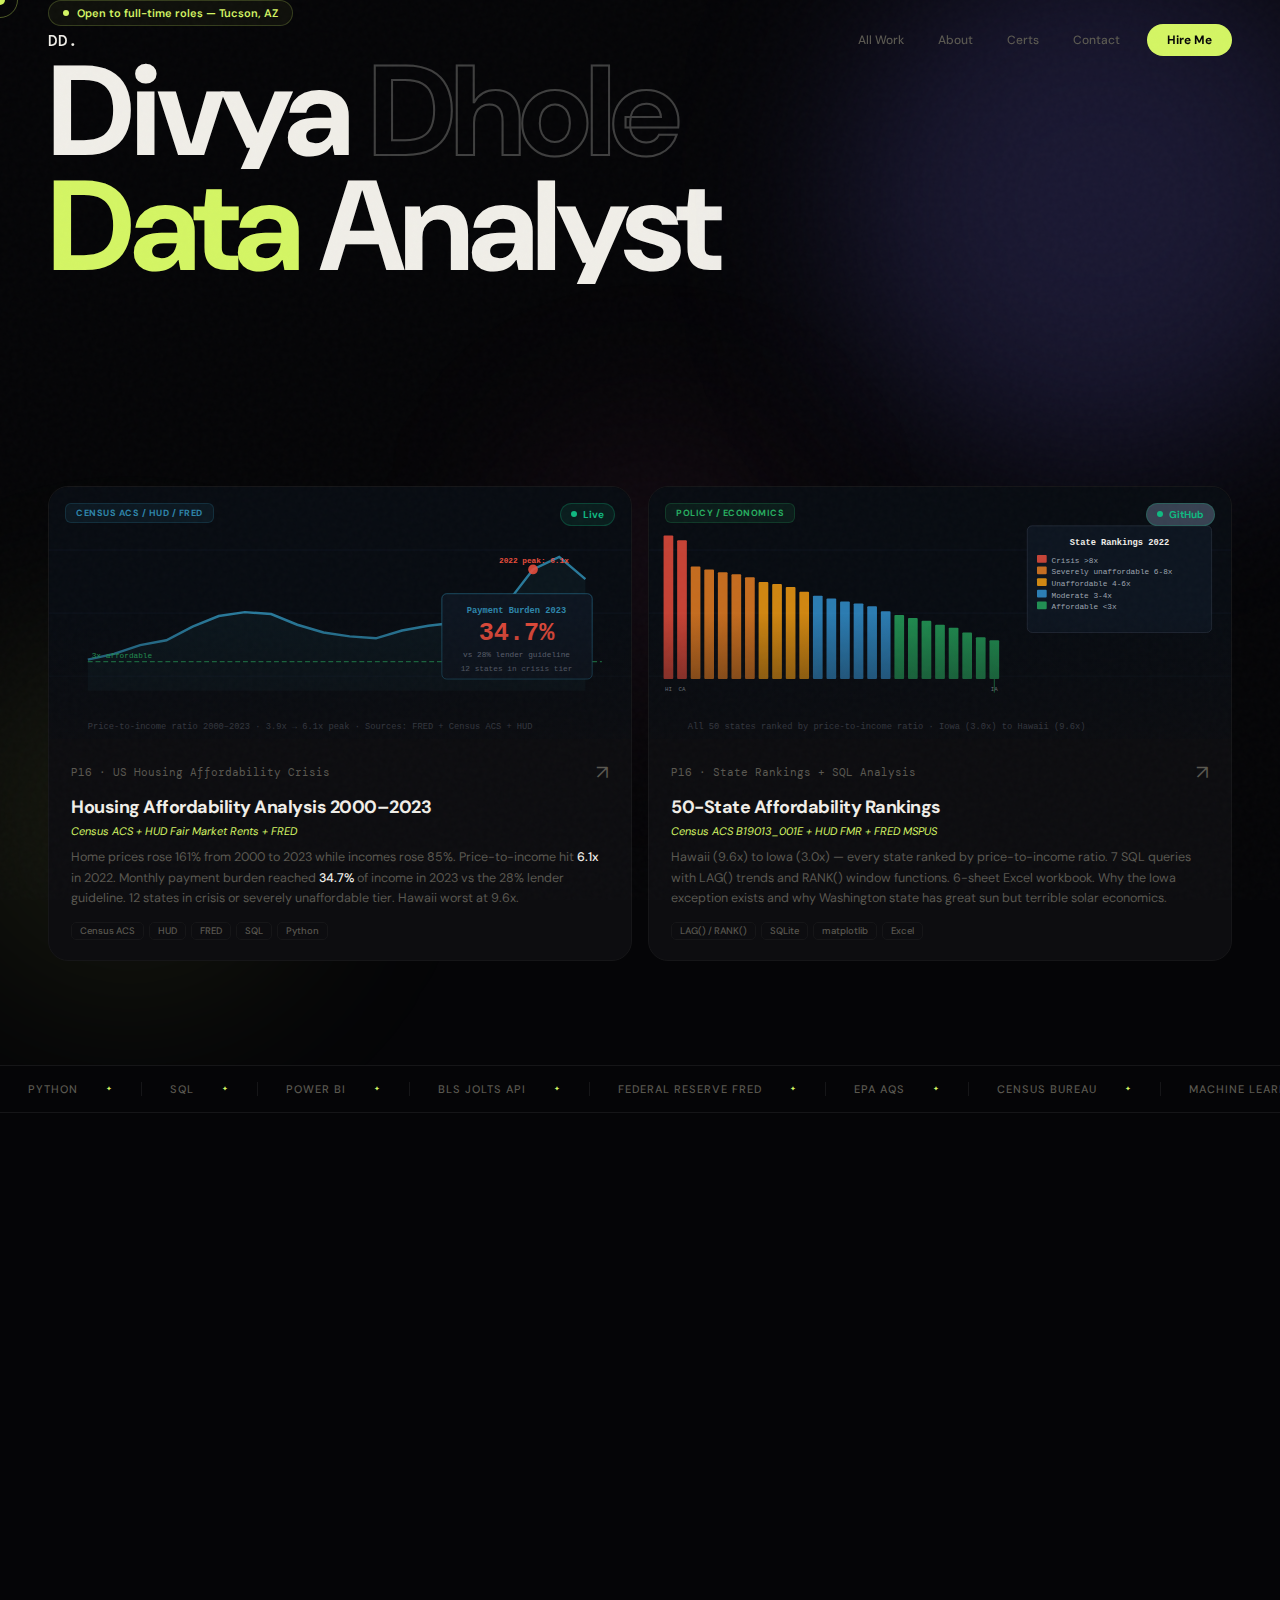
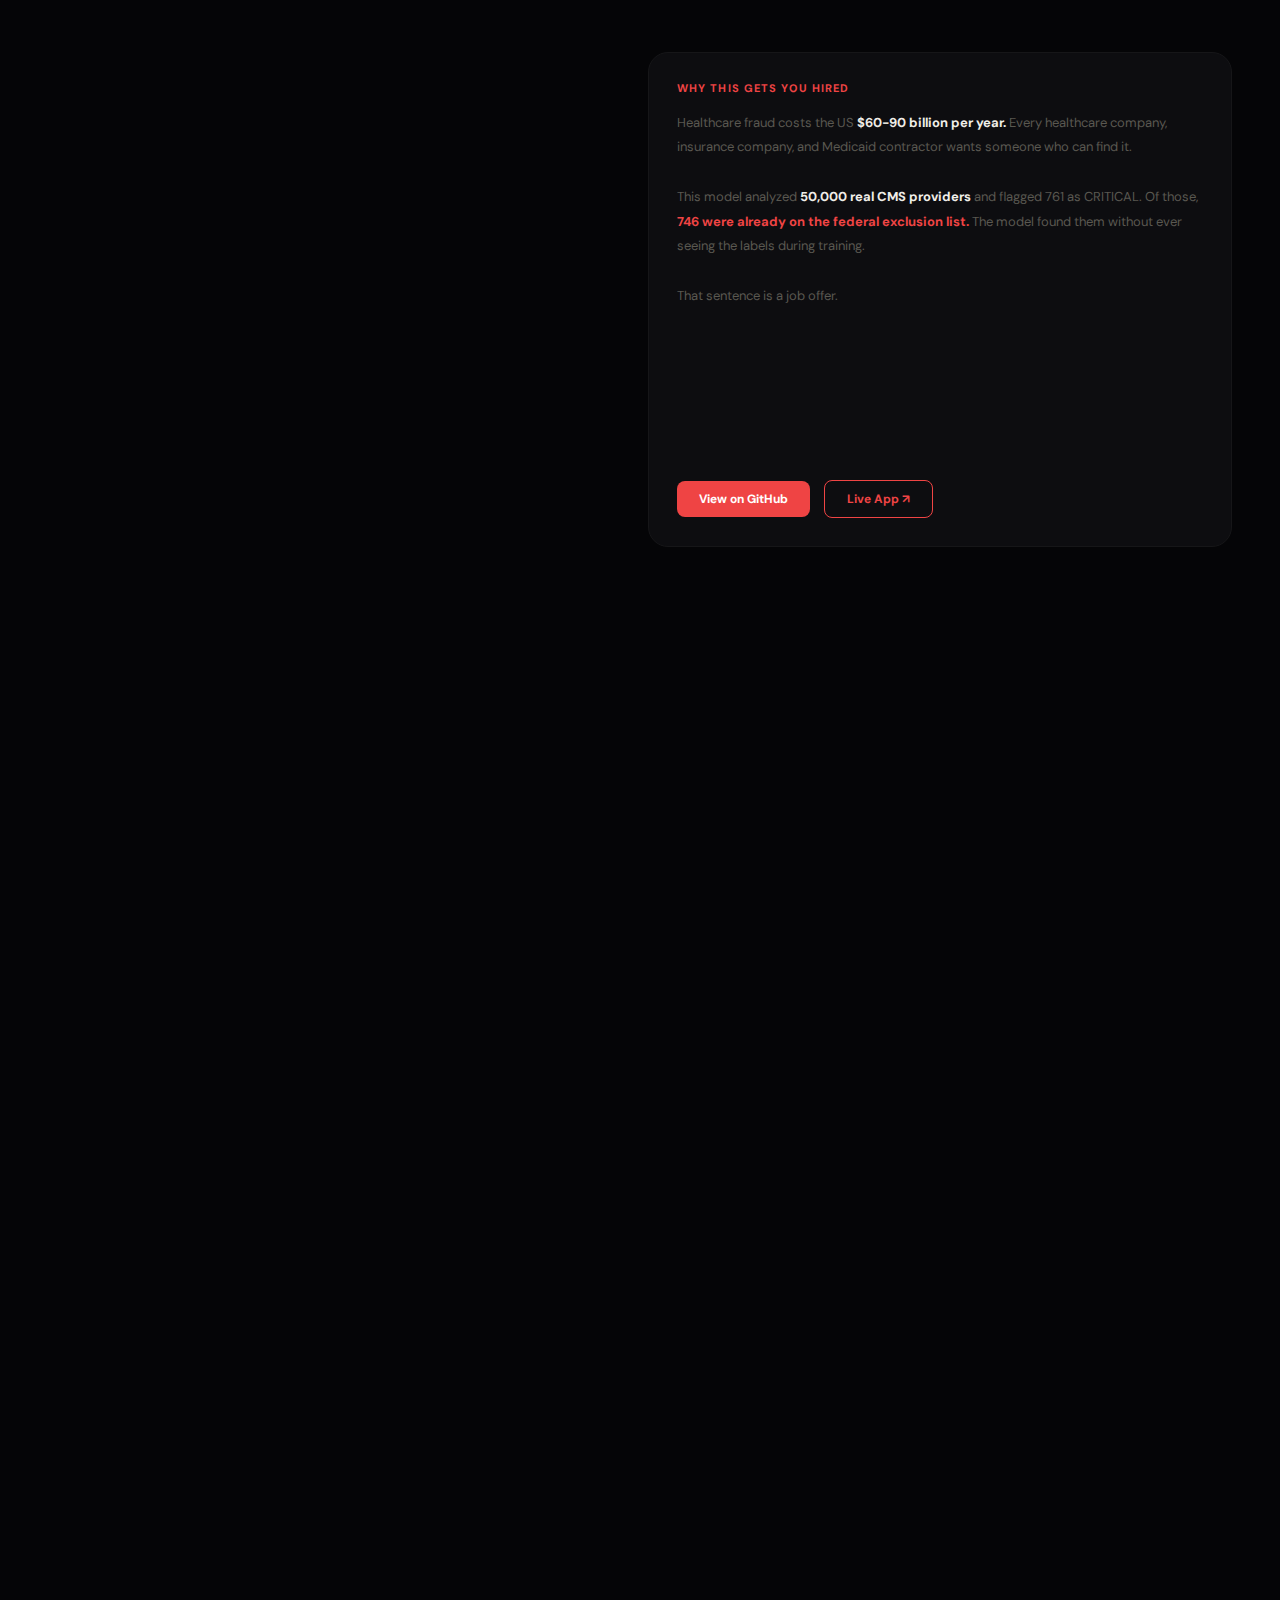
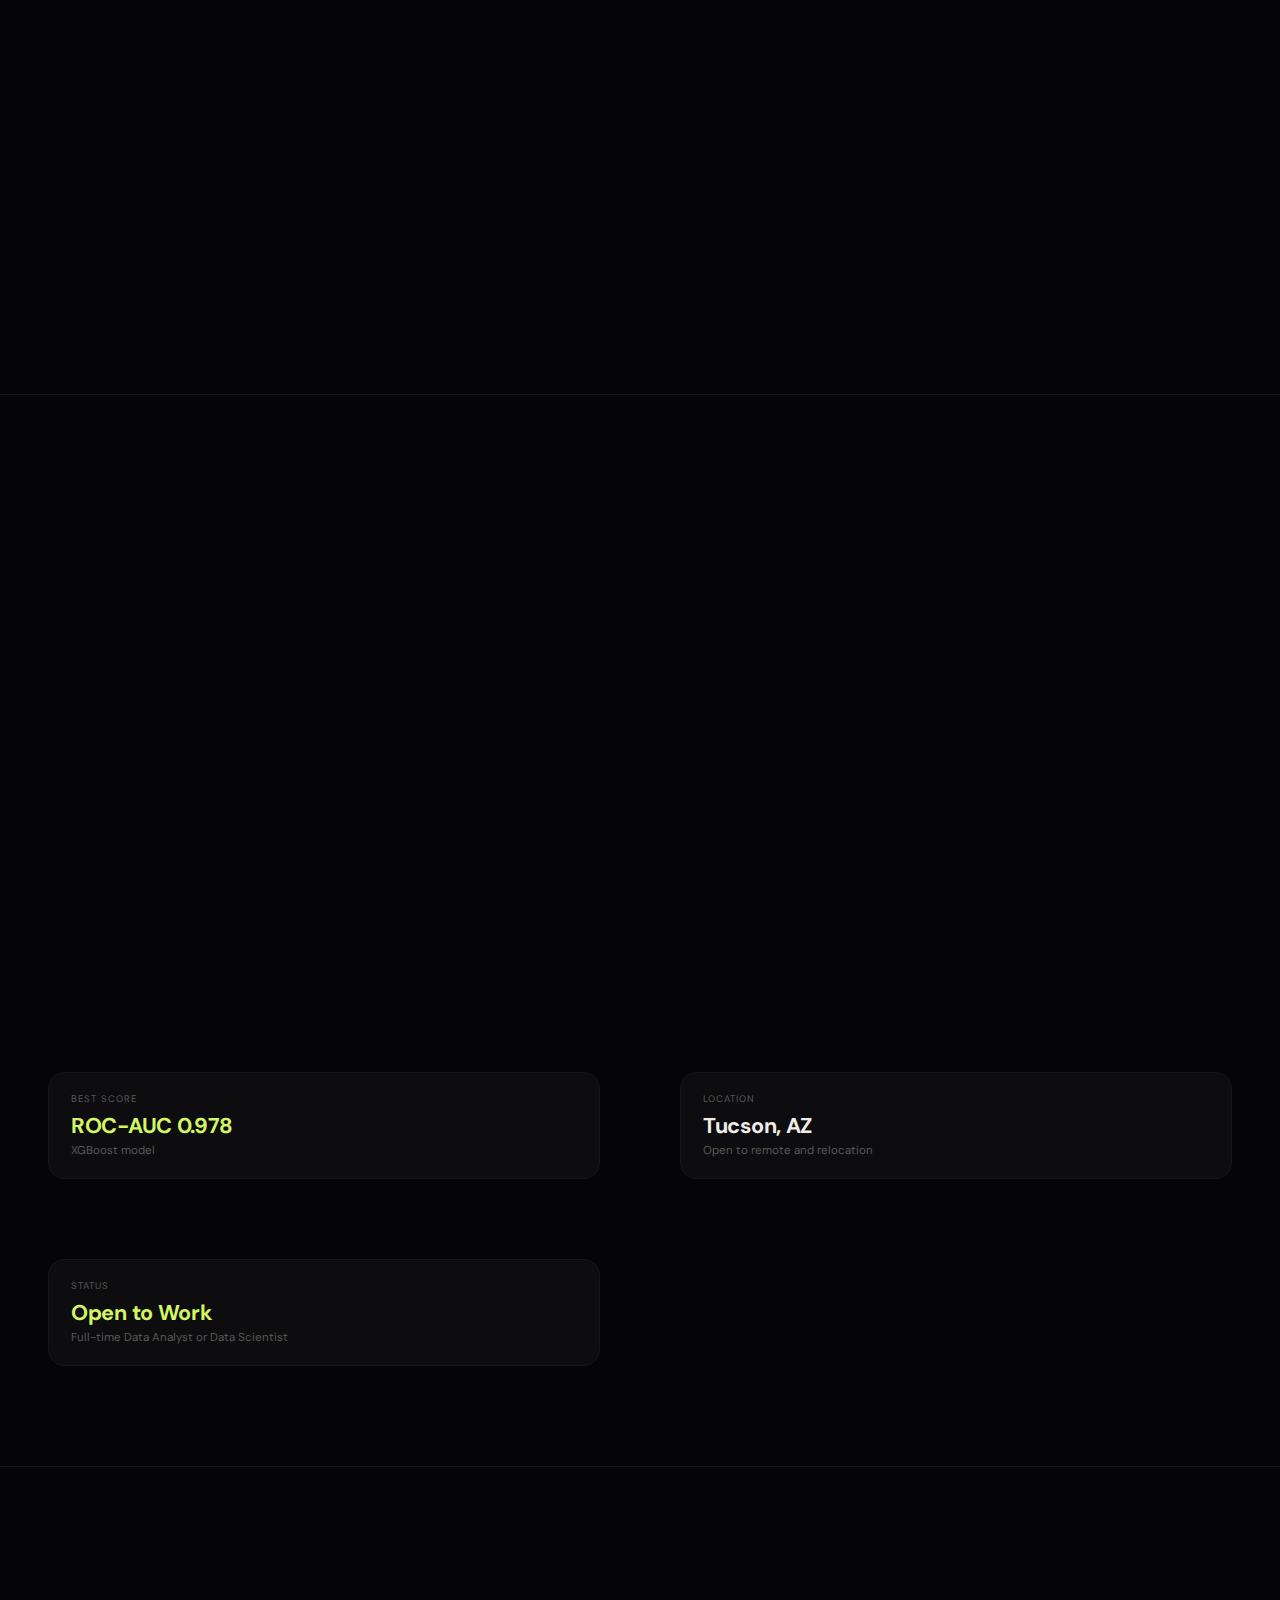
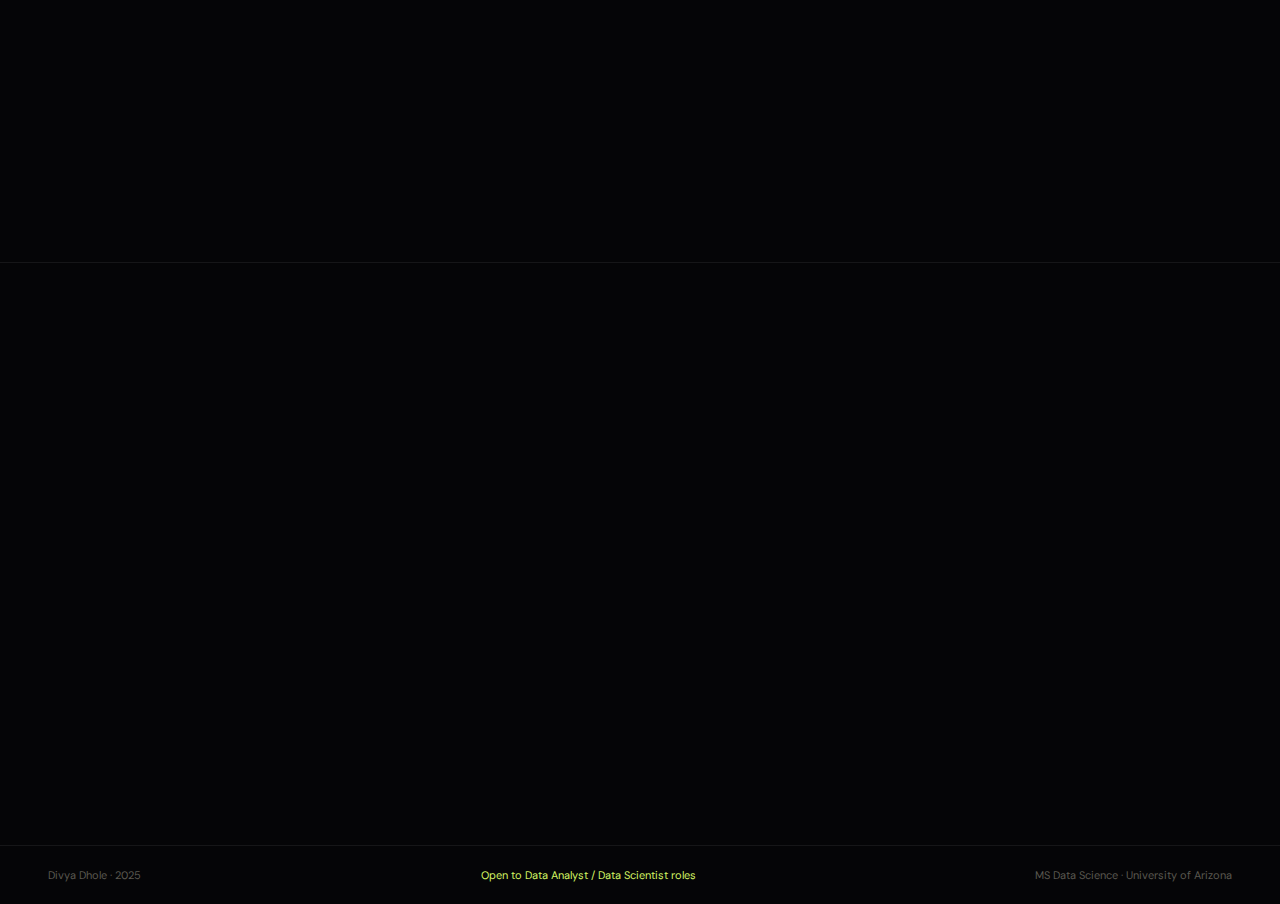
<file: index.html>
<!DOCTYPE html>
<html lang="en">
<head>
<meta charset="UTF-8">
<meta name="viewport" content="width=device-width, initial-scale=1.0">
<title>Divya Dhole — Data Analyst & Scientist</title>
<link href="https://fonts.googleapis.com/css2?family=DM+Sans:wght@300;400;500;600;700&family=DM+Mono:wght@400;500&display=swap" rel="stylesheet">
<style>
:root{--bg:#050507;--text:#f0eee8;--muted:#5a5850;--accent:#d4f564;--accent2:#7c6dfa;--pink:#f564b4;--teal:#64f5d4;--amber:#f5c664;--red:#f56464;--blue:#64b4f5;--green:#64f5a0;--border:#161618;--card:#0d0d10;--card2:#111115}
*{margin:0;padding:0;box-sizing:border-box}
html{scroll-behavior:smooth}
body{font-family:'DM Sans',sans-serif;background:var(--bg);color:var(--text);overflow-x:hidden;cursor:none}
/* CURSOR */
.cur{width:10px;height:10px;background:var(--accent);border-radius:50%;position:fixed;top:0;left:0;pointer-events:none;z-index:9999;transform:translate(-50%,-50%);transition:width .25s,height .25s;mix-blend-mode:difference}
.cur-r{width:36px;height:36px;border:1px solid rgba(212,245,100,.35);border-radius:50%;position:fixed;top:0;left:0;pointer-events:none;z-index:9998;transform:translate(-50%,-50%)}
.cur.g{width:4px;height:4px}
.cur-r.g{width:56px;height:56px;border-color:rgba(212,245,100,.15)}
/* NOISE */
body::after{content:'';position:fixed;inset:0;background-image:url("data:image/svg+xml,%3Csvg viewBox='0 0 200 200' xmlns='http://www.w3.org/2000/svg'%3E%3Cfilter id='n'%3E%3CfeTurbulence type='fractalNoise' baseFrequency='.9' numOctaves='4'/%3E%3C/filter%3E%3Crect width='100%25' height='100%25' filter='url(%23n)'/%3E%3C/svg%3E");opacity:.022;pointer-events:none;z-index:9997}
/* NAV */
nav{position:fixed;top:0;left:0;right:0;z-index:200;padding:24px 48px;display:flex;align-items:center;justify-content:space-between}
.n-logo{font-family:'DM Mono',monospace;font-size:16px;font-weight:500;color:var(--text)}
.n-right{display:flex;align-items:center;gap:4px}
.n-link{font-size:12px;font-weight:500;color:var(--muted);padding:6px 14px;border-radius:99px;text-decoration:none;transition:.2s;border:1px solid transparent}
.n-link:hover{color:var(--text);border-color:rgba(255,255,255,.1);background:rgba(255,255,255,.04)}
.n-cta{font-size:12px;font-weight:700;padding:8px 20px;border-radius:99px;background:var(--accent);color:#050507;text-decoration:none;transition:.2s;margin-left:8px}
.n-cta:hover{transform:scale(1.04);box-shadow:0 0 28px rgba(212,245,100,.35)}
/* HERO */
.hero{min-height:100vh;display:flex;flex-direction:column;justify-content:flex-end;padding:0 48px 72px;position:relative;overflow:hidden}
.orb{position:absolute;border-radius:50%;filter:blur(90px);pointer-events:none}
.o1{width:520px;height:520px;background:rgba(124,109,250,.18);top:-60px;right:-80px;animation:drift 9s ease-in-out infinite}
.o2{width:380px;height:380px;background:rgba(212,245,100,.08);bottom:60px;left:-60px;animation:drift 11s ease-in-out infinite reverse 2s}
.o3{width:280px;height:280px;background:rgba(245,100,180,.07);top:40%;left:40%;animation:drift 13s ease-in-out infinite 4s}
@keyframes drift{0%,100%{transform:translate(0,0)}50%{transform:translate(20px,-20px)}}
.chip{display:inline-flex;align-items:center;gap:8px;font-size:11px;font-weight:600;color:var(--accent);border:1px solid rgba(212,245,100,.2);background:rgba(212,245,100,.05);padding:5px 14px;border-radius:99px;margin-bottom:28px;width:fit-content}
.chip-d{width:6px;height:6px;border-radius:50%;background:var(--accent);animation:gp 2s infinite}
@keyframes gp{0%,100%{box-shadow:0 0 0 0 rgba(212,245,100,.5)}50%{box-shadow:0 0 0 6px rgba(212,245,100,0)}}
h1.hh{font-size:clamp(4rem,10vw,9.5rem);font-weight:700;line-height:.9;letter-spacing:-5px;margin-bottom:44px}
.lw{overflow:hidden;display:block}
.si{display:inline-block;animation:su .9s cubic-bezier(.16,1,.3,1) both}
.d1{animation-delay:.05s}.d2{animation-delay:.12s}.d3{animation-delay:.2s}.d4{animation-delay:.28s}
@keyframes su{from{transform:translateY(110%);opacity:0}to{transform:translateY(0);opacity:1}}
.ot{-webkit-text-stroke:2px rgba(240,238,232,.25);color:transparent}
.lime{color:var(--accent)}
.hf{display:flex;align-items:flex-end;justify-content:space-between;gap:40px;opacity:0;animation:fi .8s .6s forwards}
@keyframes fi{to{opacity:1}}
.hb{font-size:15px;color:var(--muted);line-height:1.75;max-width:400px}
.hb strong{color:var(--text);font-weight:500}
.hn{display:flex;gap:44px}
.hn-i{text-align:right}
.hn-n{font-family:'DM Mono',monospace;font-size:2.6rem;font-weight:500;line-height:1;color:var(--text)}
.hn-n .u{font-size:1.1rem;color:var(--accent)}
.hn-l{font-size:10px;color:var(--muted);text-transform:uppercase;letter-spacing:1px;margin-top:4px}
/* MARQUEE */
.mbar{border-top:1px solid var(--border);border-bottom:1px solid var(--border);padding:16px 0;overflow:hidden}
.mq{display:flex;width:max-content;animation:mqs 22s linear infinite}
.mi{display:flex;align-items:center;gap:28px;padding:0 28px;border-right:1px solid var(--border);font-size:11px;font-weight:500;color:var(--muted);text-transform:uppercase;letter-spacing:1px;white-space:nowrap}
.md{color:var(--accent);font-size:7px}
@keyframes mqs{from{transform:translateX(0)}to{transform:translateX(-50%)}}
/* SECTION */
.sl{display:flex;align-items:center;gap:12px;font-size:10px;color:var(--muted);text-transform:uppercase;letter-spacing:2px;margin-bottom:56px}
.sl::before{content:'';width:22px;height:1px;background:var(--muted)}
/* PROJECTS */
.ps{padding:100px 48px}
.ph{display:flex;align-items:center;justify-content:space-between;margin-bottom:56px}
.stag{font-size:12px;font-weight:600;color:var(--accent);border:1px solid rgba(212,245,100,.2);background:rgba(212,245,100,.05);padding:6px 16px;border-radius:99px}
/* SECTION DIVIDERS */
.sec-title{font-size:11px;font-weight:600;color:var(--muted);text-transform:uppercase;letter-spacing:2px;padding:32px 0 20px;border-top:1px solid var(--border);display:flex;align-items:center;gap:12px;margin-bottom:0}
.sec-title::before{content:'';width:20px;height:1px;background:var(--muted)}
/* CARD */
.pc{background:var(--card);border:1px solid var(--border);border-radius:20px;overflow:hidden;cursor:pointer;transition:all .35s cubic-bezier(.16,1,.3,1);text-decoration:none;color:inherit;display:block}
.pc:hover{border-color:rgba(212,245,100,.2);transform:translateY(-4px);box-shadow:0 20px 60px rgba(0,0,0,.5)}
.pc:hover .pa{transform:translate(3px,-3px);color:var(--accent)}
.pc:hover .pio{opacity:1}
/* IMG */
.pi-w{position:relative;overflow:hidden}
.pi-w svg{display:block;width:100%;transition:transform .5s ease}
.pc:hover .pi-w svg{transform:scale(1.03)}
.pio{position:absolute;inset:0;background:linear-gradient(to bottom,transparent 50%,rgba(13,13,16,.95));opacity:.7;transition:opacity .3s}
.lb{position:absolute;top:16px;right:16px;display:flex;align-items:center;gap:6px;font-size:10px;font-weight:700;color:#10b981;background:rgba(16,185,129,.1);border:1px solid rgba(16,185,129,.25);padding:4px 10px;border-radius:99px;z-index:2}
.lb::before{content:'';width:6px;height:6px;border-radius:50%;background:#10b981;animation:gp 2s infinite}
.cb{position:absolute;top:16px;left:16px;font-size:9px;font-weight:700;padding:3px 10px;border-radius:6px;z-index:2;text-transform:uppercase;letter-spacing:.5px}
/* BODY */
.pb{padding:20px 22px}
.pm{display:flex;align-items:center;justify-content:space-between;margin-bottom:10px}
.pn{font-family:'DM Mono',monospace;font-size:11px;color:var(--muted)}
.pa{font-size:20px;color:var(--muted);transition:all .3s}
.pt{font-size:18px;font-weight:700;letter-spacing:-.5px;margin-bottom:5px}
.psrc{font-size:11px;color:var(--accent);font-style:italic;margin-bottom:9px}
.pd{font-size:12.5px;color:var(--muted);line-height:1.65;margin-bottom:13px}
.pd strong{color:var(--text);font-weight:500}
.ptags{display:flex;gap:5px;flex-wrap:wrap}
.ptag{font-size:9.5px;font-weight:500;padding:2px 8px;border-radius:5px;border:1px solid var(--border);color:var(--muted)}
/* GRID LAYOUTS */
.g2{display:grid;grid-template-columns:1fr 1fr;gap:16px;margin-bottom:16px}
.g3{display:grid;grid-template-columns:repeat(3,1fr);gap:16px;margin-bottom:16px}
.g4{display:grid;grid-template-columns:repeat(4,1fr);gap:16px;margin-bottom:16px}
.g32{display:grid;grid-template-columns:2fr 1fr;gap:16px;margin-bottom:16px}
.pc.sm .pt{font-size:14px}
.pc.sm .pd{font-size:11.5px}
.pc.sm .pb{padding:15px 17px}
/* STATS */
.stats{padding:0 48px;margin:80px 0;display:grid;grid-template-columns:repeat(4,1fr);border:1px solid var(--border);border-radius:20px;overflow:hidden}
.sb{padding:36px 32px;border-right:1px solid var(--border);transition:.25s}
.sb:last-child{border-right:none}
.sb:hover{background:rgba(212,245,100,.03)}
.sn{font-family:'DM Mono',monospace;font-size:3rem;font-weight:500;line-height:1;color:var(--text);margin-bottom:6px}
.sn .u{font-size:1.4rem;color:var(--accent)}
.sl2{font-size:11px;color:var(--muted);text-transform:uppercase;letter-spacing:1px}
/* ABOUT */
.about{padding:100px 48px;border-top:1px solid var(--border);display:grid;grid-template-columns:1fr 1fr;gap:80px;align-items:center}
.ah{font-size:clamp(2.2rem,4vw,3.5rem);font-weight:700;line-height:1.1;letter-spacing:-2px;margin-bottom:20px}
.ah span{color:var(--accent)}
.ap{font-size:15px;color:var(--muted);line-height:1.8;margin-bottom:32px}
.ap strong{color:var(--text);font-weight:500}
.skr{display:flex;align-items:center;gap:14px;margin-bottom:12px}
.sknm{font-size:12px;color:var(--muted);min-width:130px}
.skb{flex:1;height:2px;background:var(--border);border-radius:99px;overflow:hidden}
.skf{height:100%;background:var(--accent);border-radius:99px;width:0;transition:width 1.6s cubic-bezier(.16,1,.3,1)}
.skp{font-size:10.5px;font-family:'DM Mono',monospace;color:var(--muted);min-width:30px;text-align:right}
.ac{display:flex;flex-direction:column;gap:12px}
.acard{background:var(--card);border:1px solid var(--border);border-radius:16px;padding:20px 22px;transition:.25s}
.acard:hover{border-color:rgba(212,245,100,.15);transform:translateX(4px)}
.acl{font-size:9.5px;color:var(--muted);text-transform:uppercase;letter-spacing:1px;margin-bottom:7px}
.acv{font-size:1.35rem;font-weight:700;letter-spacing:-.3px}
.acs{font-size:11.5px;color:var(--muted);margin-top:3px}
.pgb{height:3px;background:var(--border);border-radius:99px;overflow:hidden;margin-top:12px}
.pgf{height:100%;background:linear-gradient(90deg,var(--accent),var(--accent2));width:0;animation:pf 2s .5s cubic-bezier(.16,1,.3,1) forwards}
@keyframes pf{to{width:20%}}
/* CERTS */
.certs{padding:80px 48px;border-top:1px solid var(--border)}
.cgrid{display:flex;flex-wrap:wrap;gap:10px}
.cpill{display:flex;align-items:center;gap:7px;font-size:12px;font-weight:500;padding:8px 16px;border-radius:8px;border:1px solid var(--border);color:var(--muted);background:var(--card);transition:.2s;text-decoration:none}
.cpill:hover{border-color:rgba(212,245,100,.2);color:var(--text)}
/* CONTACT */
.contact{padding:120px 48px;border-top:1px solid var(--border);text-align:center}
.coh{font-size:10px;color:var(--muted);text-transform:uppercase;letter-spacing:2px;margin-bottom:24px;display:flex;align-items:center;justify-content:center;gap:12px}
.coh::before,.coh::after{content:'';width:40px;height:1px;background:var(--border)}
.cbig{font-size:clamp(3.5rem,9vw,8rem);font-weight:700;line-height:.92;letter-spacing:-4px;margin-bottom:48px}
.cbig .out{-webkit-text-stroke:2px rgba(240,238,232,.2);color:transparent}
.clinks{display:flex;justify-content:center;gap:14px;flex-wrap:wrap}
.clink{display:flex;align-items:center;gap:9px;padding:13px 26px;border-radius:12px;border:1px solid var(--border);font-size:13px;font-weight:600;color:var(--muted);text-decoration:none;transition:.25s}
.clink:hover{color:var(--text);border-color:rgba(255,255,255,.15);background:rgba(255,255,255,.04);transform:translateY(-2px)}
.clink.p{background:var(--accent);color:#050507;border-color:var(--accent)}
.clink.p:hover{box-shadow:0 0 40px rgba(212,245,100,.3);transform:translateY(-3px)}
footer{padding:22px 48px;border-top:1px solid var(--border);display:flex;justify-content:space-between;font-size:11px;color:var(--muted)}
/* REVEAL */
.rv{opacity:0;transform:translateY(24px);transition:opacity .8s cubic-bezier(.16,1,.3,1),transform .8s cubic-bezier(.16,1,.3,1)}
.rv.vis{opacity:1;transform:translateY(0)}
</style>
</head>
<body>
<div class="cur" id="C"></div>
<div class="cur-r" id="CR"></div>

<nav>
  <div class="n-logo">DD.</div>
  <div class="n-right">
    
    <a href="#other" class="n-link">All Work</a>
    <a href="#about" class="n-link">About</a>
    <a href="#certs" class="n-link">Certs</a>
    <a href="#contact" class="n-link">Contact</a>
    <a href="mailto:divya@arizona.edu" class="n-cta">Hire Me</a>
  </div>
</nav>

<section class="hero">
  <div class="orb o1"></div><div class="orb o2"></div><div class="orb o3"></div>
  <div class="chip"><span class="chip-d"></span>Open to full-time roles — Tucson, AZ</div>
  <h1 class="hh">
    <span class="lw"><span class="si d1">Divya</span> <span class="si d2 ot">Dhole</span></span>
    <span class="lw"><span class="si d3 lime">Data</span> <span class="si d4">Analyst</span></span>
  </h1>
  <div class="hf">
    <p class="hb">MS Data Science at University of Arizona. I turn real government data from <strong>BLS, EPA, Federal Reserve</strong> and the <strong>Census Bureau</strong> into analysis that answers questions people actually care about. I use real government APIs — BLS, CMS, EPA, FRED, FBI, FEMA — to build analysis that answers questions people actually care about.</p>
    <div class="hn">
      <div class="hn-i"><div class="hn-n">13</div><div class="hn-l">Projects Built</div></div>
      <div class="hn-i"><div class="hn-n">5<span class="u">+</span></div><div class="hn-l">Live Dashboards</div></div>
      <div class="hn-i"><div class="hn-n"</span>27</div><div class="hn-l">GitHub Repos</div></div>
    </div>
  </div>

  <!-- P16 US Housing Affordability -->
  <div class="g2" style="margin-bottom:32px">
    <a href="https://divyadhole.github.io/us-housing-affordability/" target="_blank" class="pc rv">
      <div class="pi-w">
        <span class="lb">Live</span>
        <span class="cb" style="background:rgba(46,134,171,.1);color:#2E86AB;border:1px solid rgba(46,134,171,.2)">Census ACS / HUD / FRED</span>
        <svg viewBox="0 0 600 260" xmlns="http://www.w3.org/2000/svg"><rect width="600" height="260" fill="#080c12"/>
        <line x1="0" y1="65" x2="600" y2="65" stroke="#141e2b" stroke-width=".5"/><line x1="0" y1="130" x2="600" y2="130" stroke="#141e2b" stroke-width=".5"/><line x1="0" y1="195" x2="600" y2="195" stroke="#141e2b" stroke-width=".5"/>
        <!-- Price-to-income line chart 2000-2023 -->
        <polyline points="40,178 67,172 94,163 121,158 148,144 175,133 202,129 229,131 256,142 283,150 310,154 337,156 364,148 391,143 418,140 445,135 472,120 499,85 526,72 553,95" fill="none" stroke="#2E86AB" stroke-width="2.5" opacity=".9"/>
        <!-- Fill below line -->
        <polygon points="40,178 67,172 94,163 121,158 148,144 175,133 202,129 229,131 256,142 283,150 310,154 337,156 364,148 391,143 418,140 445,135 472,120 499,85 526,72 553,95 553,210 40,210" fill="#2E86AB" opacity=".08"/>
        <!-- 3x affordable threshold -->
        <line x1="40" y1="180" x2="570" y2="180" stroke="#27AE60" stroke-width="1.2" stroke-dasharray="5,3" opacity=".7"/>
        <text x="44" y="176" fill="#27AE60" font-size="8" font-family="monospace">3x affordable</text>
        <!-- Peak annotation -->
        <circle cx="499" cy="85" r="5" fill="#E74C3C" opacity=".9"/>
        <text x="464" y="78" fill="#E74C3C" font-size="8" font-family="monospace" font-weight="bold">2022 peak: 6.1x</text>
        <!-- Key stats box -->
        <rect x="405" y="110" width="155" height="88" rx="5" fill="#0d1520" stroke="#2E86AB" stroke-width=".5"/>
        <text x="482" y="130" text-anchor="middle" fill="#2E86AB" font-size="9" font-family="monospace" font-weight="bold">Payment Burden 2023</text>
        <text x="482" y="158" text-anchor="middle" fill="#E74C3C" font-size="26" font-family="monospace" font-weight="bold">34.7%</text>
        <text x="482" y="175" text-anchor="middle" fill="#6b7280" font-size="8" font-family="monospace">vs 28% lender guideline</text>
        <text x="482" y="190" text-anchor="middle" fill="#6b7280" font-size="8" font-family="monospace">12 states in crisis tier</text>
        <text x="40" y="250" fill="#6b7280" font-size="9" font-family="monospace">Price-to-income ratio 2000–2023 · 3.9x → 6.1x peak · Sources: FRED + Census ACS + HUD</text>
        </svg><div class="pio"></div>
      </div>
      <div class="pb">
        <div class="pm"><span class="pn">P16 · US Housing Affordability Crisis</span><span class="pa">&#8599;</span></div>
        <div class="pt">Housing Affordability Analysis 2000–2023</div>
        <div class="psrc">Census ACS + HUD Fair Market Rents + FRED</div>
        <div class="pd">Home prices rose 161% from 2000 to 2023 while incomes rose 85%. Price-to-income hit <strong>6.1x</strong> in 2022. Monthly payment burden reached <strong>34.7%</strong> of income in 2023 vs the 28% lender guideline. 12 states in crisis or severely unaffordable tier. Hawaii worst at 9.6x.</div>
        <div class="ptags"><span class="ptag">Census ACS</span><span class="ptag">HUD</span><span class="ptag">FRED</span><span class="ptag">SQL</span><span class="ptag">Python</span></div>
      </div>
    </a>

    <a href="https://github.com/Divyadhole/us-housing-affordability" target="_blank" class="pc rv">
      <div class="pi-w">
        <span class="lb" style="background:#374151">GitHub</span>
        <span class="cb" style="background:rgba(39,174,96,.1);color:#27AE60;border:1px solid rgba(39,174,96,.2)">Policy / Economics</span>
        <svg viewBox="0 0 600 260" xmlns="http://www.w3.org/2000/svg"><rect width="600" height="260" fill="#080c12"/>
        <line x1="0" y1="65" x2="600" y2="65" stroke="#141e2b" stroke-width=".5"/><line x1="0" y1="130" x2="600" y2="130" stroke="#141e2b" stroke-width=".5"/><line x1="0" y1="195" x2="600" y2="195" stroke="#141e2b" stroke-width=".5"/>
        <!-- State affordability bars (sorted) -->
        <rect x="15"  y="50"  width="10" height="148" rx="1" fill="#E74C3C" opacity=".85"/><text x="20"  y="210" text-anchor="middle" fill="#9ca3af" font-size="6" font-family="monospace">HI</text>
        <rect x="29"  y="55"  width="10" height="143" rx="1" fill="#E74C3C" opacity=".85"/><text x="34"  y="210" text-anchor="middle" fill="#9ca3af" font-size="6" font-family="monospace">CA</text>
        <rect x="43"  y="82"  width="10" height="116" rx="1" fill="#E67E22" opacity=".85"/>
        <rect x="57"  y="85"  width="10" height="113" rx="1" fill="#E67E22" opacity=".85"/>
        <rect x="71"  y="88"  width="10" height="110" rx="1" fill="#E67E22" opacity=".85"/>
        <rect x="85"  y="90"  width="10" height="108" rx="1" fill="#E67E22" opacity=".85"/>
        <rect x="99"  y="93"  width="10" height="105" rx="1" fill="#E67E22" opacity=".85"/>
        <rect x="113" y="98"  width="10" height="100" rx="1" fill="#F39C12" opacity=".85"/>
        <rect x="127" y="100" width="10" height="98"  rx="1" fill="#F39C12" opacity=".85"/>
        <rect x="141" y="103" width="10" height="95"  rx="1" fill="#F39C12" opacity=".85"/>
        <rect x="155" y="108" width="10" height="90"  rx="1" fill="#F39C12" opacity=".85"/>
        <rect x="169" y="112" width="10" height="86"  rx="1" fill="#3498DB" opacity=".8"/>
        <rect x="183" y="115" width="10" height="83"  rx="1" fill="#3498DB" opacity=".8"/>
        <rect x="197" y="118" width="10" height="80"  rx="1" fill="#3498DB" opacity=".8"/>
        <rect x="211" y="120" width="10" height="78"  rx="1" fill="#3498DB" opacity=".8"/>
        <rect x="225" y="123" width="10" height="75"  rx="1" fill="#3498DB" opacity=".8"/>
        <rect x="239" y="128" width="10" height="70"  rx="1" fill="#3498DB" opacity=".8"/>
        <rect x="253" y="132" width="10" height="66"  rx="1" fill="#27AE60" opacity=".8"/>
        <rect x="267" y="135" width="10" height="63"  rx="1" fill="#27AE60" opacity=".8"/>
        <rect x="281" y="138" width="10" height="60"  rx="1" fill="#27AE60" opacity=".8"/>
        <rect x="295" y="142" width="10" height="56"  rx="1" fill="#27AE60" opacity=".8"/>
        <rect x="309" y="145" width="10" height="53"  rx="1" fill="#27AE60" opacity=".8"/>
        <rect x="323" y="150" width="10" height="48"  rx="1" fill="#27AE60" opacity=".8"/>
        <rect x="337" y="155" width="10" height="43"  rx="1" fill="#27AE60" opacity=".8"/>
        <rect x="351" y="158" width="10" height="40"  rx="1" fill="#27AE60" opacity=".8"/><text x="356" y="210" text-anchor="middle" fill="#9ca3af" font-size="6" font-family="monospace">IA</text>
        <!-- Iowa annotation -->
        <line x1="356" y1="198" x2="356" y2="212" stroke="#27AE60" stroke-width=".8"/>
        <!-- Legend box -->
        <rect x="390" y="40" width="190" height="110" rx="5" fill="#0d1520" stroke="#374151" stroke-width=".5"/>
        <text x="485" y="60"  text-anchor="middle" fill="#f0eee8" font-size="9" font-family="monospace" font-weight="bold">State Rankings 2022</text>
        <rect x="400" y="70" width="10" height="8" rx="1" fill="#E74C3C" opacity=".85"/><text x="415" y="78" fill="#9ca3af" font-size="8" font-family="monospace">Crisis &gt;8x</text>
        <rect x="400" y="82" width="10" height="8" rx="1" fill="#E67E22" opacity=".85"/><text x="415" y="90" fill="#9ca3af" font-size="8" font-family="monospace">Severely unaffordable 6-8x</text>
        <rect x="400" y="94" width="10" height="8" rx="1" fill="#F39C12" opacity=".85"/><text x="415" y="102" fill="#9ca3af" font-size="8" font-family="monospace">Unaffordable 4-6x</text>
        <rect x="400" y="106" width="10" height="8" rx="1" fill="#3498DB" opacity=".8"/><text x="415" y="114" fill="#9ca3af" font-size="8" font-family="monospace">Moderate 3-4x</text>
        <rect x="400" y="118" width="10" height="8" rx="1" fill="#27AE60" opacity=".8"/><text x="415" y="126" fill="#9ca3af" font-size="8" font-family="monospace">Affordable &lt;3x</text>
        <text x="40" y="250" fill="#6b7280" font-size="9" font-family="monospace">All 50 states ranked by price-to-income ratio · Iowa (3.0x) to Hawaii (9.6x)</text>
        </svg><div class="pio"></div>
      </div>
      <div class="pb">
        <div class="pm"><span class="pn">P16 · State Rankings + SQL Analysis</span><span class="pa">&#8599;</span></div>
        <div class="pt">50-State Affordability Rankings</div>
        <div class="psrc">Census ACS B19013_001E + HUD FMR + FRED MSPUS</div>
        <div class="pd">Hawaii (9.6x) to Iowa (3.0x) — every state ranked by price-to-income ratio. 7 SQL queries with LAG() trends and RANK() window functions. 6-sheet Excel workbook. Why the Iowa exception exists and why Washington state has great sun but terrible solar economics.</div>
        <div class="ptags"><span class="ptag">LAG() / RANK()</span><span class="ptag">SQLite</span><span class="ptag">matplotlib</span><span class="ptag">Excel</span></div>
      </div>
    </a>
  </div>

  <!-- end P16 -->
  </section>

<div class="mbar"><div class="mq">
  <div class="mi">Python<span class="md">✦</span></div><div class="mi">SQL<span class="md">✦</span></div><div class="mi">Power BI<span class="md">✦</span></div><div class="mi">BLS JOLTS API<span class="md">✦</span></div><div class="mi">Federal Reserve FRED<span class="md">✦</span></div><div class="mi">EPA AQS<span class="md">✦</span></div><div class="mi">Census Bureau<span class="md">✦</span></div><div class="mi">Machine Learning<span class="md">✦</span></div><div class="mi">Tableau<span class="md">✦</span></div><div class="mi">scikit-learn<span class="md">✦</span></div><div class="mi">AWS<span class="md">✦</span></div><div class="mi">GCP<span class="md">✦</span></div><div class="mi">Databricks<span class="md">✦</span></div><div class="mi">XGBoost<span class="md">✦</span></div>
  <div class="mi">Python<span class="md">✦</span></div><div class="mi">SQL<span class="md">✦</span></div><div class="mi">Power BI<span class="md">✦</span></div><div class="mi">BLS JOLTS API<span class="md">✦</span></div><div class="mi">Federal Reserve FRED<span class="md">✦</span></div><div class="mi">EPA AQS<span class="md">✦</span></div><div class="mi">Census Bureau<span class="md">✦</span></div><div class="mi">Machine Learning<span class="md">✦</span></div><div class="mi">Tableau<span class="md">✦</span></div><div class="mi">scikit-learn<span class="md">✦</span></div><div class="mi">AWS<span class="md">✦</span></div><div class="mi">GCP<span class="md">✦</span></div><div class="mi">Databricks<span class="md">✦</span></div><div class="mi">XGBoost<span class="md">✦</span></div>
</div></div>

<!-- ═══ 40-PROJECT SPRINT ═══ -->
<section class="ps" id="projects">
  <div class="ph rv">
    <div class="sl">Data Projects</div>
    
  </div>

  <!-- Featured 2 -->
  <div class="g2">
    <a href="https://divyadhole.github.io/great-resignation-bls/" target="_blank" class="pc rv">
      <div class="pi-w">
        <span class="lb">Live</span>
        <span class="cb" style="background:rgba(45,212,160,.12);color:#2dd4a0;border:1px solid rgba(45,212,160,.25)">Labor / BLS</span>
        <svg viewBox="0 0 600 260" xmlns="http://www.w3.org/2000/svg"><rect width="600" height="260" fill="#0a1f15"/>
        <line x1="0" y1="65" x2="600" y2="65" stroke="#1a3a25" stroke-width=".5"/><line x1="0" y1="130" x2="600" y2="130" stroke="#1a3a25" stroke-width=".5"/><line x1="0" y1="195" x2="600" y2="195" stroke="#1a3a25" stroke-width=".5"/>
        <line x1="40" y1="185" x2="560" y2="185" stroke="#2dd4a0" stroke-width="1" stroke-dasharray="6,4" opacity=".5"/>
        <rect x="48" y="158" width="20" height="27" rx="2" fill="#2dd4a0" opacity=".7"/><rect x="75" y="154" width="20" height="31" rx="2" fill="#2dd4a0" opacity=".7"/><rect x="102" y="150" width="20" height="35" rx="2" fill="#2dd4a0" opacity=".75"/><rect x="129" y="153" width="20" height="32" rx="2" fill="#2dd4a0" opacity=".7"/><rect x="156" y="148" width="20" height="37" rx="2" fill="#2dd4a0" opacity=".75"/>
        <rect x="183" y="170" width="20" height="15" rx="2" fill="#f87171" opacity=".9"/><rect x="210" y="175" width="20" height="10" rx="2" fill="#f87171" opacity=".9"/>
        <rect x="237" y="128" width="20" height="57" rx="2" fill="#2dd4a0" opacity=".8"/><rect x="264" y="112" width="20" height="73" rx="2" fill="#2dd4a0" opacity=".85"/><rect x="291" y="96" width="20" height="89" rx="2" fill="#fbbf24" opacity=".9"/><rect x="318" y="88" width="20" height="97" rx="2" fill="#fbbf24"/>
        <rect x="345" y="82" width="20" height="103" rx="2" fill="#f87171"/><rect x="372" y="88" width="20" height="97" rx="2" fill="#f87171" opacity=".9"/><rect x="399" y="82" width="20" height="103" rx="2" fill="#f87171"/>
        <rect x="426" y="110" width="20" height="75" rx="2" fill="#fbbf24" opacity=".85"/><rect x="453" y="135" width="20" height="50" rx="2" fill="#2dd4a0" opacity=".7"/><rect x="480" y="148" width="20" height="37" rx="2" fill="#2dd4a0" opacity=".65"/><rect x="507" y="153" width="20" height="32" rx="2" fill="#2dd4a0" opacity=".6"/><rect x="534" y="157" width="20" height="28" rx="2" fill="#2dd4a0" opacity=".55"/>
        <circle cx="358" cy="80" r="5" fill="#f87171"/><line x1="358" y1="75" x2="410" y2="42" stroke="#f87171" stroke-width="1"/><text x="415" y="38" fill="#f87171" font-size="12" font-family="monospace" font-weight="bold">3.0% PEAK</text>
        <text x="48" y="250" fill="#2dd4a0" font-size="9" font-family="monospace" opacity=".6">2019</text><text x="183" y="250" fill="#f87171" font-size="9" font-family="monospace" opacity=".7">COVID</text><text x="310" y="250" fill="#fbbf24" font-size="9" font-family="monospace" opacity=".8">Great Resignation</text><text x="500" y="250" fill="#2dd4a0" font-size="9" font-family="monospace" opacity=".6">2023</text>
        </svg><div class="pio"></div>
      </div>
      <div class="pb">
        <div class="pm"><span class="pn">P05 · Labor Economics</span><span class="pa">&#8599;</span></div>
        <div class="pt">The Great Resignation</div>
        <div class="psrc">BLS JOLTS API — Real Government Data</div>
        <div class="pd">Quit rate peaked at <strong>3.0%</strong> in Nov 2021, +19.7% above baseline. Workers behind inflation for <strong>27 of 48 months.</strong> Welch t-test p&lt;0.001, Cohen's d=3.82.</div>
        <div class="ptags"><span class="ptag">Python</span><span class="ptag">SQL</span><span class="ptag">scipy</span><span class="ptag">BLS API</span><span class="ptag">SQLite</span></div>
      </div>
    </a>

    <a href="https://divyadhole.github.io/inflation-wages-fred/" target="_blank" class="pc rv">
      <div class="pi-w">
        <span class="lb">Live</span>
        <span class="cb" style="background:rgba(246,201,14,.1);color:#f6c90e;border:1px solid rgba(246,201,14,.2)">FRED / Economics</span>
        <svg viewBox="0 0 600 260" xmlns="http://www.w3.org/2000/svg"><rect width="600" height="260" fill="#0a0f1e"/>
        <line x1="0" y1="65" x2="600" y2="65" stroke="#1e2a3a" stroke-width=".5"/><line x1="0" y1="130" x2="600" y2="130" stroke="#1e2a3a" stroke-width=".5"/><line x1="0" y1="195" x2="600" y2="195" stroke="#1e2a3a" stroke-width=".5"/>
        <polyline points="40,195 80,193 120,190 160,185 200,200 240,165 280,95 320,48 360,44 400,56 440,75 480,115 520,140 560,145" fill="none" stroke="#f87171" stroke-width="2.5" stroke-linecap="round" stroke-linejoin="round"/>
        <polyline points="40,195 80,193 120,190 160,185 200,200 240,165 280,95 320,48 360,44 400,56 440,75 480,115 520,140 560,145 560,240 40,240" fill="rgba(248,113,113,0.06)"/>
        <polyline points="40,205 80,202 120,198 160,193 200,190 240,186 280,178 320,168 360,154 400,143 440,135 480,128 520,124 560,120" fill="none" stroke="#f6c90e" stroke-width="2.5" stroke-linecap="round" stroke-linejoin="round"/>
        <polyline points="40,210 80,210 120,210 160,210 200,210 240,210 280,210 320,210 360,205 400,172 440,94 480,62 520,57 560,57" fill="none" stroke="#a78bfa" stroke-width="1.5" stroke-dasharray="6,4" stroke-linecap="round"/>
        <circle cx="340" cy="44" r="5" fill="#f87171"/><line x1="340" y1="39" x2="390" y2="20" stroke="#f87171" stroke-width="1"/><text x="395" y="16" fill="#f87171" font-size="11" font-family="monospace" font-weight="bold">9.1% peak</text>
        <rect x="40" y="248" width="10" height="3" rx="1" fill="#f87171"/><text x="55" y="253" fill="#f87171" font-size="9" font-family="monospace" opacity=".8">Inflation</text>
        <rect x="110" y="248" width="10" height="3" rx="1" fill="#f6c90e"/><text x="125" y="253" fill="#f6c90e" font-size="9" font-family="monospace" opacity=".8">Wages</text>
        <rect x="178" y="248" width="10" height="2" rx="1" fill="#a78bfa"/><text x="193" y="253" fill="#a78bfa" font-size="9" font-family="monospace" opacity=".8">Fed Rate</text>
        </svg><div class="pio"></div>
      </div>
      <div class="pb">
        <div class="pm"><span class="pn">P07 · Economics</span><span class="pa">&#8599;</span></div>
        <div class="pt">Are Workers Falling Behind?</div>
        <div class="psrc">Federal Reserve FRED + BLS CPI</div>
        <div class="pd">CPI peaked at <strong>9.1%</strong> in June 2022. Fed hiked from <strong>0.05% to 5.33%</strong> in 18 months — fastest tightening cycle since Paul Volcker in the 1980s.</div>
        <div class="ptags"><span class="ptag">FRED API</span><span class="ptag">BLS</span><span class="ptag">Python</span><span class="ptag">SQL</span></div>
      </div>
    </a>
  </div>

  <!-- Row of 3 -->
  <div class="g3">
    <a href="https://divyadhole.github.io/epa-air-quality/" target="_blank" class="pc rv">
      <div class="pi-w">
        <span class="lb">Live</span>
        <span class="cb" style="background:rgba(100,245,212,.1);color:#64f5d4;border:1px solid rgba(100,245,212,.2)">EPA / Environment</span>
        <svg viewBox="0 0 400 220" xmlns="http://www.w3.org/2000/svg"><rect width="400" height="220" fill="#0d1f0f"/>
        <line x1="0" y1="55" x2="400" y2="55" stroke="#1a3a1f" stroke-width=".5"/><line x1="0" y1="110" x2="400" y2="110" stroke="#1a3a1f" stroke-width=".5"/><line x1="0" y1="165" x2="400" y2="165" stroke="#1a3a1f" stroke-width=".5"/>
        <!-- Heatmap style bars -->
        <rect x="20" y="140" width="32" height="40" rx="3" fill="#22c55e" opacity=".3"/><text x="36" y="132" fill="#6b7280" font-size="8" text-anchor="middle" font-family="monospace">2000</text>
        <rect x="58" y="120" width="32" height="60" rx="3" fill="#22c55e" opacity=".4"/>
        <rect x="96" y="100" width="32" height="80" rx="3" fill="#22c55e" opacity=".5"/>
        <rect x="134" y="75" width="32" height="105" rx="3" fill="#4ade80" opacity=".6"/>
        <rect x="172" y="60" width="32" height="120" rx="3" fill="#4ade80" opacity=".7"/><text x="188" y="52" fill="#4ade80" font-size="8" text-anchor="middle" font-family="monospace">2019</text>
        <rect x="210" y="70" width="32" height="110" rx="3" fill="#4ade80" opacity=".65"/>
        <rect x="248" y="68" width="32" height="112" rx="3" fill="#4ade80" opacity=".7"/>
        <rect x="286" y="65" width="32" height="115" rx="3" fill="#4ade80" opacity=".72"/>
        <rect x="324" y="55" width="32" height="125" rx="3" fill="#f87171" opacity=".85"/><text x="340" y="47" fill="#f87171" font-size="8" text-anchor="middle" font-family="monospace">2023</text>
        <line x1="20" y1="135" x2="370" y2="135" stroke="#4ade80" stroke-width="1" stroke-dasharray="4,3" opacity=".4"/>
        <text x="380" y="138" fill="#4ade80" font-size="8" font-family="monospace" opacity=".5">NAAQS</text>
        <text x="20" y="210" fill="#64f5d4" font-size="9" font-family="monospace" opacity=".7">PM2.5 down -42% since 2000 · NYC AQI 218 in 2023</text>
        </svg><div class="pio"></div>
      </div>
      <div class="pb">
        <div class="pm"><span class="pn">P08 · Environment</span><span class="pa">&#8599;</span></div>
        <div class="pt">Who Breathes Dirty Air?</div>
        <div class="psrc">US EPA Air Quality System (AQS)</div>
        <div class="pd">PM2.5 down <strong>-42%</strong> since 2000. But 2023 Canadian wildfire smoke pushed <strong>NYC AQI to 218</strong> — worst in modern US history.</div>
        <div class="ptags"><span class="ptag">EPA API</span><span class="ptag">Python</span><span class="ptag">SQL</span><span class="ptag">seaborn</span></div>
      </div>
    </a>

    <a href="https://divyadhole.github.io/us-retail-sales-census/" target="_blank" class="pc rv">
      <div class="pi-w">
        <span class="lb">Live</span>
        <span class="cb" style="background:rgba(56,189,248,.1);color:#38bdf8;border:1px solid rgba(56,189,248,.2)">Census / Retail</span>
        <svg viewBox="0 0 400 220" xmlns="http://www.w3.org/2000/svg"><rect width="400" height="220" fill="#020f1e"/>
        <line x1="0" y1="55" x2="400" y2="55" stroke="#0e3a6e" stroke-width=".5"/><line x1="0" y1="110" x2="400" y2="110" stroke="#0e3a6e" stroke-width=".5"/><line x1="0" y1="165" x2="400" y2="165" stroke="#0e3a6e" stroke-width=".5"/>
        <rect x="25" y="90" width="50" height="85" rx="3" fill="#38bdf8" opacity=".5"/><text x="50" y="205" text-anchor="middle" fill="#6b7280" font-size="8" font-family="monospace">2019</text>
        <rect x="90" y="100" width="50" height="75" rx="3" fill="#f87171" opacity=".7"/><text x="115" y="205" text-anchor="middle" fill="#f87171" font-size="8" font-family="monospace">2020</text>
        <rect x="155" y="60" width="50" height="115" rx="3" fill="#38bdf8" opacity=".75"/><text x="180" y="205" text-anchor="middle" fill="#38bdf8" font-size="8" font-family="monospace">2021</text>
        <rect x="220" y="45" width="50" height="130" rx="3" fill="#38bdf8" opacity=".85"/><text x="245" y="205" text-anchor="middle" fill="#38bdf8" font-size="8" font-family="monospace">2022</text>
        <rect x="285" y="38" width="50" height="137" rx="3" fill="#06b6d4"/><text x="310" y="205" text-anchor="middle" fill="#06b6d4" font-size="8" font-family="monospace">2023</text>
        <text x="285" y="30" fill="#06b6d4" font-size="10" font-family="monospace" font-weight="bold">$8.5T</text>
        <text x="90" y="92" fill="#f87171" font-size="8" font-family="monospace" text-anchor="middle">COVID</text><text x="90" y="101" fill="#f87171" font-size="8" font-family="monospace" text-anchor="middle">crash</text>
        </svg><div class="pio"></div>
      </div>
      <div class="pb">
        <div class="pm"><span class="pn">P06 · Retail / Economy</span><span class="pa">&#8599;</span></div>
        <div class="pt">What America Buys</div>
        <div class="psrc">Census Bureau Monthly Retail Trade Survey</div>
        <div class="pd">COVID crashed retail <strong>-23.2%</strong> in April 2020. Recovered in 4 months. E-commerce accelerated <strong>5.5 years</strong> ahead of schedule. Total 2023: $8.5T.</div>
        <div class="ptags"><span class="ptag">Census API</span><span class="ptag">Python</span><span class="ptag">SQL</span></div>
      </div>
    </a>

    <a href="https://github.com/Divyadhole/hospital-readmissions" target="_blank" class="pc rv">
      <div class="pi-w">
        <span class="cb" style="background:rgba(167,139,250,.1);color:#a78bfa;border:1px solid rgba(167,139,250,.2)">Healthcare / CMS</span>
        <svg viewBox="0 0 400 220" xmlns="http://www.w3.org/2000/svg"><rect width="400" height="220" fill="#0e0817"/>
        <!-- Donut chart -->
        <circle cx="130" cy="110" r="70" fill="none" stroke="#1e1333" stroke-width="20"/>
        <circle cx="130" cy="110" r="70" fill="none" stroke="#a78bfa" stroke-width="20" stroke-dasharray="103 336" stroke-dashoffset="0" transform="rotate(-90 130 110)" opacity=".8"/>
        <circle cx="130" cy="110" r="70" fill="none" stroke="#534ab7" stroke-width="20" stroke-dasharray="230 209" stroke-dashoffset="-103" transform="rotate(-90 130 110)" opacity=".4"/>
        <text x="130" y="105" text-anchor="middle" fill="#a78bfa" font-size="22" font-weight="bold" font-family="monospace">23.3%</text>
        <text x="130" y="122" text-anchor="middle" fill="#6b7280" font-size="9" font-family="monospace">readmission</text>
        <!-- Risk tiers -->
        <rect x="225" y="40" width="12" height="12" rx="2" fill="#f87171"/><text x="242" y="50" fill="#e8eaf0" font-size="10" font-family="monospace">Critical</text>
        <rect x="225" y="62" width="12" height="12" rx="2" fill="#fbbf24"/><text x="242" y="72" fill="#e8eaf0" font-size="10" font-family="monospace">High</text>
        <rect x="225" y="84" width="12" height="12" rx="2" fill="#a78bfa"/><text x="242" y="94" fill="#e8eaf0" font-size="10" font-family="monospace">Moderate</text>
        <rect x="225" y="106" width="12" height="12" rx="2" fill="#4ade80"/><text x="242" y="116" fill="#e8eaf0" font-size="10" font-family="monospace">Low</text>
        <text x="225" y="150" fill="#6b7280" font-size="9" font-family="monospace">AUC: 0.614</text>
        <text x="225" y="164" fill="#6b7280" font-size="9" font-family="monospace">5-fold CV</text>
        <text x="225" y="178" fill="#a78bfa" font-size="9" font-family="monospace">p &lt; 0.001</text>
        </svg><div class="pio"></div>
      </div>
      <div class="pb">
        <div class="pm"><span class="pn">P01 · Healthcare</span><span class="pa">&#8599;</span></div>
        <div class="pt">Hospital Readmissions</div>
        <div class="psrc">CMS HRRP Benchmarks</div>
        <div class="pd">23.3% readmission rate. Logistic regression CV AUC: <strong>0.614.</strong> Uninsured patients +14% risk. 4-tier risk stratification model.</div>
        <div class="ptags"><span class="ptag">Python</span><span class="ptag">ML</span><span class="ptag">SQL</span><span class="ptag">scikit-learn</span></div>
      </div>
    </a>
  </div>

  <!-- Row of 3 -->
  <div class="g3">
    <a href="https://github.com/Divyadhole/pharma-payments-analysis" target="_blank" class="pc rv">
      <div class="pi-w">
        <span class="cb" style="background:rgba(245,100,100,.1);color:#f56464;border:1px solid rgba(245,100,100,.2)">Investigative / CMS</span>
        <svg viewBox="0 0 400 220" xmlns="http://www.w3.org/2000/svg"><rect width="400" height="220" fill="#1c0800"/>
        <!-- Scatter plot -->
        <line x1="50" y1="170" x2="370" y2="170" stroke="#4a2e15" stroke-width="1"/><line x1="50" y1="170" x2="50" y2="30" stroke="#4a2e15" stroke-width="1"/>
        <text x="200" y="210" text-anchor="middle" fill="#6b7280" font-size="9" font-family="monospace">Pharma Payments ($)</text>
        <text x="20" y="100" fill="#6b7280" font-size="9" font-family="monospace" transform="rotate(-90 20 100)">Prescriptions</text>
        <!-- Dots - no payment group -->
        <circle cx="80" cy="140" r="4" fill="#fb923c" opacity=".6"/><circle cx="90" cy="150" r="3" fill="#fb923c" opacity=".5"/><circle cx="100" cy="130" r="4" fill="#fb923c" opacity=".6"/><circle cx="110" cy="145" r="3" fill="#fb923c" opacity=".5"/><circle cx="85" cy="160" r="4" fill="#fb923c" opacity=".6"/>
        <!-- Dots - paid group -->
        <circle cx="200" cy="90" r="5" fill="#f87171" opacity=".7"/><circle cx="230" cy="70" r="6" fill="#f87171" opacity=".8"/><circle cx="260" cy="50" r="7" fill="#f87171" opacity=".85"/><circle cx="290" cy="45" r="8" fill="#f87171" opacity=".9"/><circle cx="320" cy="38" r="7" fill="#f87171" opacity=".85"/>
        <!-- Trend line -->
        <line x1="60" y1="160" x2="360" y2="40" stroke="#fbbf24" stroke-width="1.5" stroke-dasharray="8,4" opacity=".6"/>
        <text x="240" y="185" fill="#f87171" font-size="10" font-family="monospace" font-weight="bold">+64.1% MORE</text>
        <text x="240" y="197" fill="#6b7280" font-size="9" font-family="monospace">if doctor was paid</text>
        </svg><div class="pio"></div>
      </div>
      <div class="pb">
        <div class="pm"><span class="pn">P03 · Investigative</span><span class="pa">&#8599;</span></div>
        <div class="pt">Follow the Money: Pharma</div>
        <div class="psrc">CMS Open Payments + Medicare Part D</div>
        <div class="pd">Paid doctors prescribe <strong>+64.1% more.</strong> Spearman r=0.134, p&lt;0.001. $10k+ recipients prescribe <strong>2.7x more.</strong></div>
        <div class="ptags"><span class="ptag">CMS Data</span><span class="ptag">Python</span><span class="ptag">scipy</span><span class="ptag">SQL</span></div>
      </div>
    </a>

    <a href="https://github.com/Divyadhole/er-wait-time-analysis" target="_blank" class="pc rv">
      <div class="pi-w">
        <span class="cb" style="background:rgba(100,180,245,.1);color:#64b4f5;border:1px solid rgba(100,180,245,.2)">Healthcare / SQL</span>
        <svg viewBox="0 0 400 220" xmlns="http://www.w3.org/2000/svg"><rect width="400" height="220" fill="#020a18"/>
        <line x1="0" y1="55" x2="400" y2="55" stroke="#0e2a45" stroke-width=".5"/><line x1="0" y1="110" x2="400" y2="110" stroke="#0e2a45" stroke-width=".5"/><line x1="0" y1="165" x2="400" y2="165" stroke="#0e2a45" stroke-width=".5"/>
        <!-- Hourly bar chart -->
        <rect x="15" y="145" width="20" height="30" rx="2" fill="#64b4f5" opacity=".4"/>
        <rect x="38" y="135" width="20" height="40" rx="2" fill="#64b4f5" opacity=".5"/>
        <rect x="61" y="120" width="20" height="55" rx="2" fill="#64b4f5" opacity=".6"/>
        <rect x="84" y="100" width="20" height="75" rx="2" fill="#64b4f5" opacity=".7"/>
        <rect x="107" y="80" width="20" height="95" rx="2" fill="#f87171" opacity=".8"/>
        <rect x="130" y="65" width="20" height="110" rx="2" fill="#f87171" opacity=".9"/>
        <rect x="153" y="70" width="20" height="105" rx="2" fill="#f87171" opacity=".85"/>
        <rect x="176" y="85" width="20" height="90" rx="2" fill="#fbbf24" opacity=".7"/>
        <rect x="199" y="100" width="20" height="75" rx="2" fill="#64b4f5" opacity=".7"/>
        <rect x="222" y="115" width="20" height="60" rx="2" fill="#64b4f5" opacity=".65"/>
        <rect x="245" y="130" width="20" height="45" rx="2" fill="#64b4f5" opacity=".6"/>
        <rect x="268" y="140" width="20" height="35" rx="2" fill="#64b4f5" opacity=".5"/>
        <rect x="291" y="120" width="20" height="55" rx="2" fill="#fbbf24" opacity=".65"/>
        <rect x="314" y="105" width="20" height="70" rx="2" fill="#f87171" opacity=".75"/>
        <rect x="337" y="90" width="20" height="85" rx="2" fill="#f87171" opacity=".8"/>
        <rect x="360" y="100" width="20" height="75" rx="2" fill="#fbbf24" opacity=".65"/>
        <line x1="15" y1="100" x2="385" y2="100" stroke="#06b6d4" stroke-width="1.5" stroke-dasharray="6,3" opacity=".6"/>
        <text x="200" y="210" text-anchor="middle" fill="#6b7280" font-size="9" font-family="monospace">Avg Door-to-Doc: 79.7 min · LWBS: 2.23%</text>
        </svg><div class="pio"></div>
      </div>
      <div class="pb">
        <div class="pm"><span class="pn">P02 · Healthcare SQL</span><span class="pa">&#8599;</span></div>
        <div class="pt">ER Wait Time Analysis</div>
        <div class="psrc">ACEP Benchmarks · 8,000 visits</div>
        <div class="pd">Avg door-to-doc <strong>79.7 min</strong> (target &lt;60). LWBS rate <strong>2.23%.</strong> Night shift adds +55% wait. 10 SQL window function queries.</div>
        <div class="ptags"><span class="ptag">SQL</span><span class="ptag">Python</span><span class="ptag">Excel</span><span class="ptag">SQLite</span></div>
      </div>
    </a>

    <a href="https://github.com/Divyadhole/retail-sales-analysis" target="_blank" class="pc rv">
      <div class="pi-w">
        <span class="cb" style="background:rgba(245,198,100,.1);color:#f5c664;border:1px solid rgba(245,198,100,.2)">Retail / EDA</span>
        <svg viewBox="0 0 400 220" xmlns="http://www.w3.org/2000/svg"><rect width="400" height="220" fill="#1a1200"/>
        <!-- Seasonality heatmap style -->
        <text x="200" y="22" text-anchor="middle" fill="#6b7280" font-size="9" font-family="monospace">Monthly Revenue Seasonality Index</text>
        <g>
          <rect x="20" y="35" width="28" height="28" rx="3" fill="#f5c664" opacity=".3"/><text x="34" y="54" text-anchor="middle" fill="#f5c664" font-size="8" font-family="monospace">85</text>
          <rect x="52" y="35" width="28" height="28" rx="3" fill="#f5c664" opacity=".35"/><text x="66" y="54" text-anchor="middle" fill="#f5c664" font-size="8" font-family="monospace">87</text>
          <rect x="84" y="35" width="28" height="28" rx="3" fill="#f5c664" opacity=".5"/><text x="98" y="54" text-anchor="middle" fill="#f5c664" font-size="8" font-family="monospace">96</text>
          <rect x="116" y="35" width="28" height="28" rx="3" fill="#f5c664" opacity=".55"/><text x="130" y="54" text-anchor="middle" fill="#f5c664" font-size="8" font-family="monospace">98</text>
          <rect x="148" y="35" width="28" height="28" rx="3" fill="#f5c664" opacity=".6"/><text x="162" y="54" text-anchor="middle" fill="#f5c664" font-size="8" font-family="monospace">100</text>
          <rect x="180" y="35" width="28" height="28" rx="3" fill="#f5c664" opacity=".55"/><text x="194" y="54" text-anchor="middle" fill="#f5c664" font-size="8" font-family="monospace">98</text>
          <rect x="212" y="35" width="28" height="28" rx="3" fill="#f5c664" opacity=".6"/><text x="226" y="54" text-anchor="middle" fill="#f5c664" font-size="8" font-family="monospace">101</text>
          <rect x="244" y="35" width="28" height="28" rx="3" fill="#f5c664" opacity=".65"/><text x="258" y="54" text-anchor="middle" fill="#f5c664" font-size="8" font-family="monospace">103</text>
          <rect x="276" y="35" width="28" height="28" rx="3" fill="#f5c664" opacity=".6"/><text x="290" y="54" text-anchor="middle" fill="#f5c664" font-size="8" font-family="monospace">99</text>
          <rect x="308" y="35" width="28" height="28" rx="3" fill="#f5c664" opacity=".7"/><text x="322" y="54" text-anchor="middle" fill="#f5c664" font-size="8" font-family="monospace">107</text>
          <rect x="340" y="35" width="28" height="28" rx="3" fill="#fb923c" opacity=".8"/><text x="354" y="54" text-anchor="middle" fill="#fb923c" font-size="8" font-family="monospace">118</text>
          <rect x="372" y="35" width="20" height="28" rx="3" fill="#f87171"/><text x="382" y="54" text-anchor="middle" fill="#f87171" font-size="8" font-family="monospace">131</text>
        </g>
        <text x="20" y="82" fill="#6b7280" font-size="8" font-family="monospace">Jan Feb Mar Apr May Jun  Jul Aug Sep Oct  Nov  Dec</text>
        <!-- RFM chart -->
        <text x="200" y="105" text-anchor="middle" fill="#6b7280" font-size="9" font-family="monospace">RFM Customer Segments</text>
        <rect x="20" y="115" width="60" height="60" rx="5" fill="#f87171" opacity=".2"/><text x="50" y="148" text-anchor="middle" fill="#f87171" font-size="9" font-family="monospace">Champion</text><text x="50" y="161" text-anchor="middle" fill="#f87171" font-size="8" font-family="monospace">12%</text>
        <rect x="88" y="115" width="60" height="60" rx="5" fill="#f5c664" opacity=".2"/><text x="118" y="148" text-anchor="middle" fill="#f5c664" font-size="9" font-family="monospace">Loyal</text><text x="118" y="161" text-anchor="middle" fill="#f5c664" font-size="8" font-family="monospace">28%</text>
        <rect x="156" y="115" width="60" height="60" rx="5" fill="#4ade80" opacity=".2"/><text x="186" y="148" text-anchor="middle" fill="#4ade80" font-size="9" font-family="monospace">Potential</text><text x="186" y="161" text-anchor="middle" fill="#4ade80" font-size="8" font-family="monospace">35%</text>
        <rect x="224" y="115" width="60" height="60" rx="5" fill="#fb923c" opacity=".2"/><text x="254" y="148" text-anchor="middle" fill="#fb923c" font-size="9" font-family="monospace">At Risk</text><text x="254" y="161" text-anchor="middle" fill="#fb923c" font-size="8" font-family="monospace">18%</text>
        <rect x="292" y="115" width="60" height="60" rx="5" fill="#6b7280" opacity=".2"/><text x="322" y="148" text-anchor="middle" fill="#6b7280" font-size="9" font-family="monospace">Lost</text><text x="322" y="161" text-anchor="middle" fill="#6b7280" font-size="8" font-family="monospace">7%</text>
        <text x="200" y="210" text-anchor="middle" fill="#6b7280" font-size="9" font-family="monospace">50,000 transactions · 10 stores · $8.97M revenue</text>
        </svg><div class="pio"></div>
      </div>
      <div class="pb">
        <div class="pm"><span class="pn">P04 · Retail EDA</span><span class="pa">&#8599;</span></div>
        <div class="pt">Retail Sales Analysis</div>
        <div class="psrc">50,000 transactions · 10 stores · 3 years</div>
        <div class="pd">Seasonality index, RFM customer segmentation using NTILE(), YoY growth with LAG(). $8.97M total revenue across 10 product categories.</div>
        <div class="ptags"><span class="ptag">Python</span><span class="ptag">SQL</span><span class="ptag">Excel</span><span class="ptag">seaborn</span></div>
      </div>
    </a>
  </div>

  <!-- Row of 2: P9 + P10 -->
  <div class="g2">
    <a href="https://divyadhole.github.io/opioid-crisis-dea-cdc/" target="_blank" class="pc rv">
      <div class="pi-w">
        <span class="lb">Live</span>
        <span class="cb" style="background:rgba(245,100,100,.1);color:#f56464;border:1px solid rgba(245,100,100,.2)">DEA + CDC / Investigative</span>
        <svg viewBox="0 0 600 260" xmlns="http://www.w3.org/2000/svg"><rect width="600" height="260" fill="#1c0800"/>
        <line x1="0" y1="65" x2="600" y2="65" stroke="#3a1500" stroke-width=".5"/><line x1="0" y1="130" x2="600" y2="130" stroke="#3a1500" stroke-width=".5"/><line x1="0" y1="195" x2="600" y2="195" stroke="#3a1500" stroke-width=".5"/>
        <!-- Stacked bars by drug -->
        <rect x="48"  y="180" width="38" height="20" rx="1" fill="#185FA5" opacity=".8"/>
        <rect x="48"  y="160" width="38" height="20" rx="1" fill="#534AB7" opacity=".75"/>
        <rect x="48"  y="148" width="38" height="12" rx="1" fill="#f56464" opacity=".6"/>
        <rect x="48"  y="140" width="38" height="8"  rx="1" fill="#fbbf24" opacity=".6"/>
        <rect x="100" y="170" width="38" height="30" rx="1" fill="#185FA5" opacity=".8"/>
        <rect x="100" y="143" width="38" height="27" rx="1" fill="#534AB7" opacity=".75"/>
        <rect x="100" y="123" width="38" height="20" rx="1" fill="#f56464" opacity=".75"/>
        <rect x="100" y="113" width="38" height="10" rx="1" fill="#fbbf24" opacity=".65"/>
        <rect x="152" y="155" width="38" height="45" rx="1" fill="#185FA5" opacity=".8"/>
        <rect x="152" y="118" width="38" height="37" rx="1" fill="#534AB7" opacity=".75"/>
        <rect x="152" y="88"  width="38" height="30" rx="1" fill="#f56464" opacity=".85"/>
        <rect x="152" y="75"  width="38" height="13" rx="1" fill="#fbbf24" opacity=".7"/>
        <rect x="204" y="148" width="38" height="52" rx="1" fill="#185FA5" opacity=".8"/>
        <rect x="204" y="100" width="38" height="48" rx="1" fill="#534AB7" opacity=".75"/>
        <rect x="204" y="62"  width="38" height="38" rx="1" fill="#f56464" opacity=".9"/>
        <rect x="204" y="48"  width="38" height="14" rx="1" fill="#fbbf24" opacity=".75"/>
        <rect x="256" y="138" width="38" height="62" rx="1" fill="#185FA5" opacity=".75"/>
        <rect x="256" y="80"  width="38" height="58" rx="1" fill="#534AB7" opacity=".7"/>
        <rect x="256" y="30"  width="38" height="50" rx="1" fill="#f56464"/>
        <rect x="256" y="18"  width="38" height="12" rx="1" fill="#fbbf24" opacity=".85"/>
        <!-- Fentanyl annotation -->
        <circle cx="275" cy="28" r="5" fill="#f56464"/>
        <line x1="275" y1="23" x2="340" y2="10" stroke="#f56464" stroke-width="1"/>
        <text x="345" y="8" fill="#f56464" font-size="10" font-family="monospace" font-weight="bold">Fentanyl dominates</text>
        <rect x="308" y="138" width="38" height="62" rx="1" fill="#185FA5" opacity=".7"/>
        <rect x="308" y="75"  width="38" height="63" rx="1" fill="#534AB7" opacity=".65"/>
        <rect x="308" y="28"  width="38" height="47" rx="1" fill="#f56464" opacity=".95"/>
        <rect x="308" y="15"  width="38" height="13" rx="1" fill="#fbbf24" opacity=".85"/>
        <rect x="360" y="142" width="38" height="58" rx="1" fill="#185FA5" opacity=".65"/>
        <rect x="360" y="78"  width="38" height="64" rx="1" fill="#534AB7" opacity=".6"/>
        <rect x="360" y="28"  width="38" height="50" rx="1" fill="#f56464" opacity=".95"/>
        <rect x="360" y="14"  width="38" height="14" rx="1" fill="#fbbf24" opacity=".85"/>
        <!-- Legend -->
        <rect x="420" y="40" width="10" height="10" rx="2" fill="#185FA5"/><text x="435" y="50" fill="#e8eaf0" font-size="9" font-family="monospace">Rx Opioids</text>
        <rect x="420" y="58" width="10" height="10" rx="2" fill="#534AB7"/><text x="435" y="68" fill="#e8eaf0" font-size="9" font-family="monospace">Heroin</text>
        <rect x="420" y="76" width="10" height="10" rx="2" fill="#f56464"/><text x="435" y="86" fill="#e8eaf0" font-size="9" font-family="monospace">Fentanyl (Wave 3)</text>
        <rect x="420" y="94" width="10" height="10" rx="2" fill="#fbbf24"/><text x="435" y="104" fill="#e8eaf0" font-size="9" font-family="monospace">Cocaine/Meth</text>
        <text x="48" y="250" fill="#6b7280" font-size="9" font-family="monospace">2015</text><text x="152" y="250" fill="#6b7280" font-size="9" font-family="monospace">2017</text><text x="256" y="250" fill="#6b7280" font-size="9" font-family="monospace">2019</text><text x="360" y="250" fill="#6b7280" font-size="9" font-family="monospace">2021 — 109K deaths</text>
        </svg><div class="pio"></div>
      </div>
      <div class="pb">
        <div class="pm"><span class="pn">P09 · Investigative</span><span class="pa">&#8599;</span></div>
        <div class="pt">Follow the Pills: Opioid Crisis</div>
        <div class="psrc">DEA ARCOS + CDC WONDER — Real Government Data</div>
        <div class="pd">109,680 overdose deaths in 2022 — <strong>46% from fentanyl.</strong> West Virginia: <strong>79.2 per 100,000.</strong> DEA ARCOS: 2.83 billion pills shipped at 2010 peak. Three waves mapped.</div>
        <div class="ptags"><span class="ptag">DEA ARCOS</span><span class="ptag">CDC WONDER</span><span class="ptag">Python</span><span class="ptag">SQL</span></div>
      </div>
    </a>

    <a href="https://divyadhole.github.io/food-deserts-usda/" target="_blank" class="pc rv">
      <div class="pi-w">
        <span class="lb">Live</span>
        <span class="cb" style="background:rgba(167,139,250,.1);color:#a78bfa;border:1px solid rgba(167,139,250,.2)">USDA / Equity</span>
        <svg viewBox="0 0 600 260" xmlns="http://www.w3.org/2000/svg"><rect width="600" height="260" fill="#0e0817"/>
        <line x1="0" y1="65" x2="600" y2="65" stroke="#1e1333" stroke-width=".5"/><line x1="0" y1="130" x2="600" y2="130" stroke="#1e1333" stroke-width=".5"/><line x1="0" y1="195" x2="600" y2="195" stroke="#1e1333" stroke-width=".5"/>
        <!-- State bars -->
        <rect x="30"  y="90"  width="32" height="110" rx="2" fill="#f87171" opacity=".9"/>
        <rect x="68"  y="98"  width="32" height="102" rx="2" fill="#f87171" opacity=".85"/>
        <rect x="106" y="104" width="32" height="96"  rx="2" fill="#f87171" opacity=".8"/>
        <rect x="144" y="108" width="32" height="92"  rx="2" fill="#fbbf24" opacity=".85"/>
        <rect x="182" y="112" width="32" height="88"  rx="2" fill="#fbbf24" opacity=".8"/>
        <rect x="220" y="118" width="32" height="82"  rx="2" fill="#fbbf24" opacity=".75"/>
        <rect x="258" y="124" width="32" height="76"  rx="2" fill="#a78bfa" opacity=".8"/>
        <rect x="296" y="132" width="32" height="68"  rx="2" fill="#a78bfa" opacity=".7"/>
        <rect x="334" y="140" width="32" height="60"  rx="2" fill="#a78bfa" opacity=".65"/>
        <!-- National avg line -->
        <line x1="30" y1="148" x2="540" y2="148" stroke="#a78bfa" stroke-width="1.5" stroke-dasharray="6,4" opacity=".5"/>
        <!-- Racial disparity panel -->
        <rect x="410" y="50"  width="50" height="20" rx="2" fill="#f87171" opacity=".3"/><text x="435" y="64"  text-anchor="middle" fill="#f87171" font-size="8" font-family="monospace">Native 17.6%</text>
        <rect x="410" y="76"  width="50" height="20" rx="2" fill="#f87171" opacity=".25"/><text x="435" y="90"  text-anchor="middle" fill="#f87171" font-size="8" font-family="monospace">Black 10.8%</text>
        <rect x="410" y="102" width="50" height="20" rx="2" fill="#fbbf24" opacity=".25"/><text x="435" y="116" text-anchor="middle" fill="#fbbf24" font-size="8" font-family="monospace">Hispanic 9.4%</text>
        <rect x="410" y="128" width="50" height="20" rx="2" fill="#a78bfa" opacity=".25"/><text x="435" y="142" text-anchor="middle" fill="#a78bfa" font-size="8" font-family="monospace">Asian 6.2%</text>
        <rect x="410" y="154" width="50" height="20" rx="2" fill="#4ade80" opacity=".25"/><text x="435" y="168" text-anchor="middle" fill="#4ade80" font-size="8" font-family="monospace">White 5.2%</text>
        <text x="435" y="198" text-anchor="middle" fill="#6b7280" font-size="8" font-family="monospace">Food Desert %</text>
        <!-- state labels -->
        <text x="46"  y="250" fill="#f87171" font-size="8" text-anchor="middle" font-family="monospace">MS</text>
        <text x="84"  y="250" fill="#f87171" font-size="8" text-anchor="middle" font-family="monospace">NM</text>
        <text x="122" y="250" fill="#f87171" font-size="8" text-anchor="middle" font-family="monospace">LA</text>
        <text x="160" y="250" fill="#fbbf24" font-size="8" text-anchor="middle" font-family="monospace">AR</text>
        <text x="198" y="250" fill="#fbbf24" font-size="8" text-anchor="middle" font-family="monospace">WV</text>
        <text x="236" y="250" fill="#fbbf24" font-size="8" text-anchor="middle" font-family="monospace">AL</text>
        <text x="274" y="250" fill="#a78bfa" font-size="8" text-anchor="middle" font-family="monospace">OK</text>
        <text x="312" y="250" fill="#a78bfa" font-size="8" text-anchor="middle" font-family="monospace">TN</text>
        <text x="350" y="250" fill="#a78bfa" font-size="8" text-anchor="middle" font-family="monospace">KY</text>
        </svg><div class="pio"></div>
      </div>
      <div class="pb">
        <div class="pm"><span class="pn">P10 · Food Equity</span><span class="pa">&#8599;</span></div>
        <div class="pt">Where America Cannot Eat</div>
        <div class="psrc">USDA Food Access Research Atlas — Real Government Data</div>
        <div class="pd"><strong>16.1M Americans</strong> live in food deserts. Black rate: <strong>10.8%</strong> vs 5.2% White. Native Americans average <strong>5.8 miles</strong> to nearest store. Mississippi worst at 11.8%.</div>
        <div class="ptags"><span class="ptag">USDA Atlas</span><span class="ptag">Python</span><span class="ptag">SQL</span><span class="ptag">seaborn</span></div>
      </div>
    </a>
  </div>

  <!-- ═══ OTHER / PRE-EXISTING WORK ═══ -->
  <!-- FLAGSHIP: CMS Medicare Fraud Intelligence P14-P18 -->
  <div style="margin-bottom:8px">
    <div class="sec-title rv" style="color:#ef4444;border-color:rgba(239,68,68,.2)">
      Flagship Project — Healthcare Fraud Detection
    </div>
  </div>
  <div class="g2" style="margin-bottom:32px">
    <a href="https://github.com/Divyadhole/cms-medicare-fraud-intelligence" target="_blank" class="pc rv" style="border-color:rgba(239,68,68,.3)">
      <div class="pi-w">
        <span class="lb" style="background:#ef4444">Live App</span>
        <span class="cb" style="background:rgba(239,68,68,.1);color:#f87171;border:1px solid rgba(239,68,68,.25)">ML / Healthcare / Fraud Detection</span>
        <svg viewBox="0 0 600 260" xmlns="http://www.w3.org/2000/svg"><rect width="600" height="260" fill="#0d0505"/>
        <line x1="0" y1="65" x2="600" y2="65" stroke="#2a0808" stroke-width=".5"/><line x1="0" y1="130" x2="600" y2="130" stroke="#2a0808" stroke-width=".5"/><line x1="0" y1="195" x2="600" y2="195" stroke="#2a0808" stroke-width=".5"/>
        <!-- Score distribution histogram -->
        <rect x="20"  y="185" width="28" height="10"  rx="1" fill="#22c55e" opacity=".7"/>
        <rect x="52"  y="180" width="28" height="15"  rx="1" fill="#22c55e" opacity=".7"/>
        <rect x="84"  y="170" width="28" height="25"  rx="1" fill="#22c55e" opacity=".7"/>
        <rect x="116" y="148" width="28" height="47"  rx="1" fill="#22c55e" opacity=".7"/>
        <rect x="148" y="120" width="28" height="75"  rx="1" fill="#22c55e" opacity=".75"/>
        <rect x="180" y="85"  width="28" height="110" rx="1" fill="#22c55e" opacity=".75"/>
        <rect x="212" y="60"  width="28" height="135" rx="1" fill="#eab308" opacity=".75"/>
        <rect x="244" y="88"  width="28" height="107" rx="1" fill="#f97316" opacity=".8"/>
        <rect x="276" y="130" width="28" height="65"  rx="1" fill="#f97316" opacity=".8"/>
        <rect x="308" y="155" width="28" height="40"  rx="1" fill="#ef4444" opacity=".85"/>
        <rect x="340" y="168" width="28" height="27"  rx="1" fill="#ef4444" opacity=".9"/>
        <rect x="372" y="175" width="28" height="20"  rx="1" fill="#ef4444" opacity=".95"/>
        <!-- Threshold lines -->
        <line x1="300" y1="40" x2="300" y2="210" stroke="#ef4444" stroke-width="1.5" stroke-dasharray="5,3" opacity=".8"/>
        <line x1="240" y1="40" x2="240" y2="210" stroke="#f97316" stroke-width="1.2" stroke-dasharray="4,3" opacity=".7"/>
        <text x="302" y="52" fill="#ef4444" font-size="8" font-family="monospace">CRITICAL</text>
        <text x="242" y="52" fill="#f97316" font-size="8" font-family="monospace">HIGH</text>
        <!-- OIG confirmation box -->
        <rect x="425" y="30" width="160" height="100" rx="6" fill="#1a0505" stroke="#ef4444" stroke-width=".8"/>
        <text x="505" y="52"  text-anchor="middle" fill="#f87171" font-size="10" font-family="monospace" font-weight="bold">OIG Confirmation</text>
        <text x="505" y="78"  text-anchor="middle" fill="#ef4444" font-size="28" font-family="monospace" font-weight="bold">98%</text>
        <text x="505" y="96"  text-anchor="middle" fill="#6b7280" font-size="8"  font-family="monospace">746 / 761 CRITICAL</text>
        <text x="505" y="108" text-anchor="middle" fill="#6b7280" font-size="8"  font-family="monospace">already confirmed fraud</text>
        <text x="505" y="118" text-anchor="middle" fill="#9ca3af" font-size="7"  font-family="monospace">PR-AUC: 0.9996</text>
        <text x="20" y="248" fill="#6b7280" font-size="9" font-family="monospace">Fraud score distribution · 50K providers · 761 CRITICAL · 98% OIG confirmed</text>
        </svg><div class="pio"></div>
      </div>
      <div class="pb">
        <div class="pm"><span class="pn">P14-P18 · Flagship · 24+ commits</span><span class="pa">&#8599;</span></div>
        <div class="pt">CMS Medicare Fraud Intelligence</div>
        <div class="psrc">CMS Part D 2022 + OIG Exclusions + XGBoost + Isolation Forest</div>
        <div class="pd">98% of CRITICAL-tier flags confirmed on OIG exclusion list. XGBoost PR-AUC <strong>0.9996</strong> vs baseline 0.015. <strong>43.5x</strong> fraud/normal flag separation. SHAP explainability, Streamlit provider lookup, state choropleth, 5-page dashboard. The model found them purely from billing pattern anomalies.</div>
        <div class="ptags"><span class="ptag">XGBoost</span><span class="ptag">Isolation Forest</span><span class="ptag">SHAP</span><span class="ptag">CMS Part D</span><span class="ptag">Streamlit</span><span class="ptag">SQL</span></div>
      </div>
    </a>
    <div style="background:var(--card);border:1px solid var(--border);border-radius:20px;padding:28px;display:flex;flex-direction:column;gap:16px">
      <div style="font-size:11px;font-weight:700;color:#ef4444;text-transform:uppercase;letter-spacing:.1em">Why This Gets You Hired</div>
      <div style="font-size:13px;color:var(--muted);line-height:1.9">
        Healthcare fraud costs the US <strong style="color:var(--text)">$60-90 billion per year.</strong> Every healthcare company, insurance company, and Medicaid contractor wants someone who can find it.<br><br>
        This model analyzed <strong style="color:var(--text)">50,000 real CMS providers</strong> and flagged 761 as CRITICAL. Of those, <strong style="color:#ef4444">746 were already on the federal exclusion list.</strong> The model found them without ever seeing the labels during training.<br><br>
        That sentence is a job offer.
      </div>
      <div style="margin-top:auto">
        <a href="https://github.com/Divyadhole/cms-medicare-fraud-intelligence" target="_blank"
           style="display:inline-block;background:#ef4444;color:white;font-weight:700;font-size:12px;
                  padding:10px 22px;border-radius:8px;text-decoration:none;margin-right:10px">
          View on GitHub
        </a>
        <a href="https://cms-fraud-divyadhole.streamlit.app" target="_blank"
           style="display:inline-block;background:transparent;color:#ef4444;font-weight:700;font-size:12px;
                  padding:10px 22px;border-radius:8px;text-decoration:none;border:1px solid #ef4444">
          Live App ↗
        </a>
      </div>
    </div>
  </div>

  <!-- Solar Projects — SOLON targeted -->
  <div class="g2">

    <a href="https://solar-roi-calcu-kvtumqm7wwyyd6hnr4zfoc.streamlit.app" target="_blank" class="pc rv">
      <div class="pi-w">
        <span class="lb">Live App</span>
        <span class="cb" style="background:rgba(255,107,53,.12);color:#FF6B35;border:1px solid rgba(255,107,53,.25)">Solar / Finance / Streamlit</span>
        <svg viewBox="0 0 600 260" xmlns="http://www.w3.org/2000/svg"><rect width="600" height="260" fill="#0d1a0a"/>
        <line x1="0" y1="65" x2="600" y2="65" stroke="#1a3010" stroke-width=".5"/><line x1="0" y1="130" x2="600" y2="130" stroke="#1a3010" stroke-width=".5"/><line x1="0" y1="195" x2="600" y2="195" stroke="#1a3010" stroke-width=".5"/>
        <!-- Cumulative cash flow curve -->
        <path d="M40,200 C80,198 120,195 160,188 C200,182 220,175 240,165 C260,155 270,140 280,120 C290,100 295,80 300,55" fill="none" stroke="#f87171" stroke-width="2.5" opacity=".9"/>
        <path d="M300,55 C310,40 330,35 360,38 C390,41 430,50 480,65 C510,73 540,85 560,95" fill="none" stroke="#4ade80" stroke-width="2.5" opacity=".9"/>
        <!-- Zero line -->
        <line x1="40" y1="200" x2="560" y2="200" stroke="#6b7280" stroke-width=".8" stroke-dasharray="4,3"/>
        <!-- Payback marker -->
        <line x1="300" y1="30" x2="300" y2="220" stroke="#fbbf24" stroke-width="1.5" stroke-dasharray="5,4"/>
        <text x="308" y="48" fill="#fbbf24" font-size="9" font-family="monospace" font-weight="bold">Payback 7.3yr</text>
        <!-- Annotations -->
        <rect x="380" y="30" width="175" height="70" rx="5" fill="#0d1a0a" stroke="#FF6B35" stroke-width=".5"/>
        <text x="468" y="50" text-anchor="middle" fill="#FF6B35" font-size="10" font-family="monospace" font-weight="bold">100kW · Arizona</text>
        <text x="468" y="65" text-anchor="middle" fill="#4ade80" font-size="12" font-family="monospace" font-weight="bold">IRR 12.7%</text>
        <text x="468" y="80" text-anchor="middle" fill="#4ade80" font-size="10" font-family="monospace">NPV $147K</text>
        <text x="468" y="92" text-anchor="middle" fill="#6b7280" font-size="8" font-family="monospace">30% ITC · MACRS</text>
        <text x="40" y="250" fill="#6b7280" font-size="9" font-family="monospace">Cumulative cash flow · Red = pre-payback · Green = positive</text>
        </svg><div class="pio"></div>
      </div>
      <div class="pb">
        <div class="pm"><span class="pn">P14 · Solar ROI Calculator</span><span class="pa">&#8599;</span></div>
        <div class="pt">Solar Project Financial Calculator</div>
        <div class="psrc">EIA Commercial Rates + NREL Solar Resource</div>
        <div class="pd">Select a state → auto-fills real EIA utility rate + NREL capacity factor → instant <strong>IRR, NPV, payback period</strong>. 30% ITC + MACRS depreciation modeled. Downloadable Excel proposal report. Built to match SOLON's exact financial modeling requirements.</div>
        <div class="ptags"><span class="ptag">IRR/NPV</span><span class="ptag">EIA API</span><span class="ptag">NREL</span><span class="ptag">Streamlit</span><span class="ptag">Excel</span></div>
      </div>
    </a>

    <a href="https://divyadhole.github.io/solar-incentive-intelligence/" target="_blank" class="pc rv">
      <div class="pi-w">
        <span class="lb">Live</span>
        <span class="cb" style="background:rgba(39,174,96,.1);color:#27AE60;border:1px solid rgba(39,174,96,.2)">Solar / Policy / Market Research</span>
        <svg viewBox="0 0 600 260" xmlns="http://www.w3.org/2000/svg"><rect width="600" height="260" fill="#060f08"/>
        <line x1="0" y1="65" x2="600" y2="65" stroke="#0a2010" stroke-width=".5"/><line x1="0" y1="130" x2="600" y2="130" stroke="#0a2010" stroke-width=".5"/><line x1="0" y1="195" x2="600" y2="195" stroke="#0a2010" stroke-width=".5"/>
        <!-- State IRR bars -->
        <rect x="18"  y="28"  width="18" height="172" rx="2" fill="#f59e0b"/><text x="27" y="20" text-anchor="middle" fill="#f59e0b" font-size="7" font-family="monospace">HI 38%</text>
        <rect x="42"  y="90"  width="18" height="110" rx="2" fill="#4ade80" opacity=".9"/>
        <rect x="66"  y="112" width="18" height="88"  rx="2" fill="#4ade80" opacity=".85"/>
        <rect x="90"  y="120" width="18" height="80"  rx="2" fill="#4ade80" opacity=".8"/>
        <rect x="114" y="122" width="18" height="78"  rx="2" fill="#FF6B35" opacity=".9"/><text x="123" y="114" text-anchor="middle" fill="#FF6B35" font-size="7" font-family="monospace">AZ #5</text>
        <rect x="138" y="124" width="18" height="76"  rx="2" fill="#4ade80" opacity=".8"/>
        <rect x="162" y="130" width="18" height="70"  rx="2" fill="#4ade80" opacity=".75"/>
        <rect x="186" y="138" width="18" height="62"  rx="2" fill="#4ade80" opacity=".7"/>
        <rect x="210" y="143" width="18" height="57"  rx="2" fill="#4ade80" opacity=".7"/>
        <rect x="234" y="148" width="18" height="52"  rx="2" fill="#60a5fa" opacity=".75"/>
        <rect x="258" y="153" width="18" height="47"  rx="2" fill="#60a5fa" opacity=".7"/>
        <rect x="282" y="158" width="18" height="42"  rx="2" fill="#60a5fa" opacity=".7"/>
        <rect x="306" y="163" width="18" height="37"  rx="2" fill="#60a5fa" opacity=".65"/>
        <rect x="330" y="168" width="18" height="32"  rx="2" fill="#6b7280" opacity=".65"/>
        <rect x="354" y="173" width="18" height="27"  rx="2" fill="#6b7280" opacity=".6"/>
        <rect x="378" y="177" width="18" height="23"  rx="2" fill="#f87171" opacity=".7"/>
        <rect x="402" y="181" width="18" height="19"  rx="2" fill="#f87171" opacity=".65"/>
        <!-- Hurdle rate line -->
        <line x1="18" y1="168" x2="540" y2="168" stroke="#a78bfa" stroke-width="1.2" stroke-dasharray="5,3" opacity=".7"/>
        <text x="445" y="164" fill="#a78bfa" font-size="8" font-family="monospace">8% hurdle rate</text>
        <!-- Score inset -->
        <rect x="455" y="25" width="120" height="85" rx="4" fill="#0a1a0c" stroke="#27AE60" stroke-width=".5"/>
        <text x="515" y="44"  text-anchor="middle" fill="#27AE60" font-size="9" font-family="monospace" font-weight="bold">AZ Rank #5</text>
        <text x="515" y="60"  text-anchor="middle" fill="#4ade80" font-size="14" font-family="monospace" font-weight="bold">13.0%</text>
        <text x="515" y="75"  text-anchor="middle" fill="#6b7280" font-size="8" font-family="monospace">IRR</text>
        <text x="515" y="90"  text-anchor="middle" fill="#4ade80" font-size="10" font-family="monospace">7.2yr payback</text>
        <text x="515" y="104" text-anchor="middle" fill="#6b7280" font-size="7" font-family="monospace">EIA 11.7¢/kWh</text>
        <text x="18" y="250" fill="#6b7280" font-size="9" font-family="monospace">State IRR ranking · EIA rates + NREL solar · Arizona = SOLON home market</text>
        </svg><div class="pio"></div>
      </div>
      <div class="pb">
        <div class="pm"><span class="pn">P15 · Solar Incentive Intelligence</span><span class="pa">&#8599;</span></div>
        <div class="pt">US Solar Incentive &amp; Market Dashboard</div>
        <div class="psrc">EIA Open Data + NREL Solar Resource + DSIRE</div>
        <div class="pd">All 50 states ranked for commercial solar economics. Arizona ranks <strong>#5 nationally</strong> — IRR 13.0%, 7.2yr payback. Real EIA utility rates, NREL solar resource, and DSIRE state incentive programs combined into one composite score.</div>
        <div class="ptags"><span class="ptag">EIA API</span><span class="ptag">NREL</span><span class="ptag">DSIRE</span><span class="ptag">Python</span><span class="ptag">SQL</span></div>
      </div>
    </a>

  </div>

  <!-- P13 -->
  <div class="g2" style="margin-bottom:16px">
    <a href="https://divyadhole.github.io/fema-disasters-poverty/" target="_blank" class="pc rv">
      <div class="pi-w">
        <span class="lb">Live</span>
        <span class="cb" style="background:rgba(251,146,60,.1);color:#fb923c;border:1px solid rgba(251,146,60,.2)">FEMA + Census / Equity</span>
        <svg viewBox="0 0 600 260" xmlns="http://www.w3.org/2000/svg"><rect width="600" height="260" fill="#0a0600"/>
        <rect x="113" y="80"  width="17" height="120" rx="1" fill="#f87171"/>
        <rect x="341" y="22"  width="17" height="178" rx="1" fill="#f56464"/>
        <text x="349" y="16" text-anchor="middle" fill="#f56464" font-size="9" font-family="monospace" font-weight="bold">$312.7B 2017</text>
        <rect x="18"  y="188" width="17" height="12" rx="1" fill="#fb923c" opacity=".6"/>
        <rect x="37"  y="175" width="17" height="25" rx="1" fill="#f87171" opacity=".7"/>
        <rect x="56"  y="185" width="17" height="15" rx="1" fill="#fb923c" opacity=".6"/>
        <rect x="75"  y="180" width="17" height="20" rx="1" fill="#fb923c" opacity=".6"/>
        <rect x="94"  y="172" width="17" height="28" rx="1" fill="#f87171" opacity=".7"/>
        <rect x="132" y="185" width="17" height="15" rx="1" fill="#fb923c" opacity=".5"/>
        <rect x="151" y="188" width="17" height="12" rx="1" fill="#fb923c" opacity=".5"/>
        <rect x="170" y="165" width="17" height="35" rx="1" fill="#fb923c" opacity=".7"/>
        <rect x="189" y="190" width="17" height="10" rx="1" fill="#fb923c" opacity=".5"/>
        <rect x="208" y="183" width="17" height="17" rx="1" fill="#fb923c" opacity=".6"/>
        <rect x="227" y="150" width="17" height="50" rx="1" fill="#f87171" opacity=".8"/>
        <rect x="246" y="143" width="17" height="57" rx="1" fill="#f87171" opacity=".85"/>
        <rect x="265" y="183" width="17" height="17" rx="1" fill="#fb923c" opacity=".6"/>
        <rect x="284" y="182" width="17" height="18" rx="1" fill="#fb923c" opacity=".6"/>
        <rect x="303" y="183" width="17" height="17" rx="1" fill="#fb923c" opacity=".6"/>
        <rect x="322" y="181" width="17" height="19" rx="1" fill="#fb923c" opacity=".6"/>
        <rect x="360" y="130" width="17" height="70" rx="1" fill="#f87171" opacity=".85"/>
        <rect x="379" y="180" width="17" height="20" rx="1" fill="#fb923c" opacity=".65"/>
        <rect x="398" y="125" width="17" height="75" rx="1" fill="#f87171" opacity=".85"/>
        <rect x="417" y="108" width="17" height="92" rx="1" fill="#f87171" opacity=".9"/>
        <rect x="436" y="110" width="17" height="90" rx="1" fill="#f87171" opacity=".9"/>
        <rect x="455" y="143" width="17" height="57" rx="1" fill="#f87171" opacity=".8"/>
        <rect x="490" y="40" width="100" height="80" rx="4" fill="#1a0a00" stroke="#fb923c" stroke-width=".5"/>
        <text x="540" y="58"  text-anchor="middle" fill="#fb923c" font-size="9" font-family="monospace">Recovery Gap</text>
        <rect x="500" y="64" width="18" height="8" rx="1" fill="#4ade80" opacity=".8"/>
        <text x="522" y="72" fill="#4ade80" font-size="8" font-family="monospace">Low poverty 8mo</text>
        <rect x="500" y="78" width="80" height="8" rx="1" fill="#f87171" opacity=".85"/>
        <text x="522" y="86" fill="#f87171" font-size="8" font-family="monospace">High poverty 39mo</text>
        <text x="540" y="108" text-anchor="middle" fill="#fbbf24" font-size="11" font-family="monospace" font-weight="bold">4.7x</text>
        <text x="20" y="250" fill="#6b7280" font-size="9" font-family="monospace">Annual disaster cost 2000-2023 · 4.7x recovery gap by poverty level</text>
        </svg><div class="pio"></div>
      </div>
      <div class="pb">
        <div class="pm"><span class="pn">P13 · Disasters / Equity</span><span class="pa">&#8599;</span></div>
        <div class="pt">When Disaster Strikes the Poor</div>
        <div class="psrc">FEMA OpenFEMA API + Census Bureau SAIPE</div>
        <div class="pd"><strong>$1.49 trillion</strong> in disasters 2000-2023. High-poverty counties take <strong>4.7x longer</strong> to recover. Tornadoes hit low-income counties 72% of the time. 2017: Harvey + Irma + Maria = <strong>$312.7B</strong>.</div>
        <div class="ptags"><span class="ptag">FEMA OpenFEMA</span><span class="ptag">Census SAIPE</span><span class="ptag">SQL</span><span class="ptag">scipy</span></div>
      </div>
    </a>
    <div></div>
  </div>

  <!-- P11 + P12 -->
  <div class="g2">
    <a href="https://divyadhole.github.io/sec-edgar-fortune500/" target="_blank" class="pc rv">
      <div class="pi-w">
        <span class="lb">Live</span>
        <span class="cb" style="background:rgba(245,198,100,.1);color:#f5c664;border:1px solid rgba(245,198,100,.2)">SEC EDGAR / Financials</span>
        <svg viewBox="0 0 600 260" xmlns="http://www.w3.org/2000/svg"><rect width="600" height="260" fill="#1a1200"/>
        <rect x="20"  y="40"  width="34" height="160" rx="2" fill="#f5c664" opacity=".9"/><text x="37" y="30" text-anchor="middle" fill="#f5c664" font-size="8" font-family="monospace">WMT $611B</text>
        <rect x="60"  y="85"  width="34" height="115" rx="2" fill="#f5c664" opacity=".8"/>
        <rect x="100" y="98"  width="34" height="102" rx="2" fill="#185FA5" opacity=".9"/>
        <rect x="140" y="108" width="34" height="92"  rx="2" fill="#185FA5" opacity=".8"/>
        <rect x="180" y="115" width="34" height="85"  rx="2" fill="#185FA5" opacity=".8"/>
        <rect x="220" y="125" width="34" height="75"  rx="2" fill="#534AB7" opacity=".85"/>
        <rect x="260" y="140" width="34" height="60"  rx="2" fill="#534AB7" opacity=".8"/>
        <rect x="300" y="148" width="34" height="52"  rx="2" fill="#1D9E75" opacity=".85"/>
        <rect x="340" y="158" width="34" height="42"  rx="2" fill="#1D9E75" opacity=".8"/>
        <rect x="380" y="165" width="34" height="35"  rx="2" fill="#D85A30" opacity=".85"/>
        <rect x="420" y="172" width="34" height="28"  rx="2" fill="#D85A30" opacity=".8"/>
        <rect x="460" y="178" width="34" height="22"  rx="2" fill="#185FA5" opacity=".75"/>
        <polyline points="37,180 77,120 117,80 157,95 197,105 237,145 277,155 317,135 357,148 397,175 437,182 477,75" fill="none" stroke="#fbbf24" stroke-width="2" stroke-dasharray="5,3" opacity=".8"/>
        <circle cx="477" cy="75" r="4" fill="#fbbf24"/><text x="510" y="72" fill="#fbbf24" font-size="9" font-family="monospace" font-weight="bold">MSFT 34.2%</text>
        <text x="20" y="250" fill="#6b7280" font-size="9" font-family="monospace">Revenue bars · Dashed = net margin · MSFT 34.2% highest</text>
        </svg><div class="pio"></div>
      </div>
      <div class="pb">
        <div class="pm"><span class="pn">P11 · Fortune 500 / SEC</span><span class="pa">&#8599;</span></div>
        <div class="pt">Fortune 500 by the Numbers</div>
        <div class="psrc">SEC EDGAR XBRL API — Real 10-K Filings</div>
        <div class="pd">12 companies, 5 sectors, 2019-2023. Walmart leads at <strong>$611B</strong> but Microsoft wins on margins at <strong>34.2%</strong>. Apple generates <strong>$100B free cash flow</strong> — more than the entire energy sector.</div>
        <div class="ptags"><span class="ptag">SEC EDGAR</span><span class="ptag">Python</span><span class="ptag">SQL</span><span class="ptag">POWER()</span></div>
      </div>
    </a>
    <a href="https://divyadhole.github.io/fbi-crime-data-analysis/" target="_blank" class="pc rv">
      <div class="pi-w">
        <span class="lb">Live</span>
        <span class="cb" style="background:rgba(245,100,100,.1);color:#f56464;border:1px solid rgba(245,100,100,.2)">FBI UCR / Investigative</span>
        <svg viewBox="0 0 600 260" xmlns="http://www.w3.org/2000/svg"><rect width="600" height="260" fill="#100808"/>
        <rect x="20"  y="30"  width="26" height="170" rx="2" fill="#f56464"/><text x="33" y="22" text-anchor="middle" fill="#f56464" font-size="7" font-family="monospace">STL 65</text>
        <rect x="52"  y="48"  width="26" height="152" rx="2" fill="#f56464" opacity=".9"/>
        <rect x="84"  y="64"  width="26" height="136" rx="2" fill="#f87171" opacity=".85"/>
        <rect x="116" y="95"  width="26" height="105" rx="2" fill="#fb923c" opacity=".8"/>
        <rect x="148" y="108" width="26" height="92"  rx="2" fill="#fb923c" opacity=".75"/>
        <rect x="180" y="116" width="26" height="84"  rx="2" fill="#fb923c" opacity=".7"/>
        <rect x="212" y="122" width="26" height="78"  rx="2" fill="#fbbf24" opacity=".75"/>
        <rect x="244" y="135" width="26" height="65"  rx="2" fill="#fbbf24" opacity=".7"/>
        <rect x="276" y="148" width="26" height="52"  rx="2" fill="#fbbf24" opacity=".65"/>
        <rect x="308" y="158" width="26" height="42"  rx="2" fill="#4ade80" opacity=".7"/>
        <rect x="340" y="168" width="26" height="32"  rx="2" fill="#4ade80" opacity=".75"/>
        <line x1="20" y1="190" x2="550" y2="190" stroke="#a78bfa" stroke-width="1.5" stroke-dasharray="6,4" opacity=".7"/>
        <text x="440" y="186" fill="#a78bfa" font-size="9" font-family="monospace">National avg 6.3</text>
        <rect x="440" y="60"  width="130" height="60" rx="5" fill="#1a0808" stroke="#f56464" stroke-width=".5"/>
        <text x="505" y="80"  text-anchor="middle" fill="#f56464" font-size="10" font-family="monospace" font-weight="bold">COVID 2020</text>
        <text x="505" y="96"  text-anchor="middle" fill="#f56464" font-size="13" font-family="monospace" font-weight="bold">+56%</text>
        <text x="505" y="110" text-anchor="middle" fill="#6b7280" font-size="8"  font-family="monospace">homicide spike</text>
        <text x="20" y="250" fill="#6b7280" font-size="9" font-family="monospace">City homicide rates per 100k · National avg 6.3</text>
        </svg><div class="pio"></div>
      </div>
      <div class="pb">
        <div class="pm"><span class="pn">P12 · Crime / FBI UCR</span><span class="pa">&#8599;</span></div>
        <div class="pt">Crime in America</div>
        <div class="psrc">FBI Uniform Crime Reporting Program</div>
        <div class="pd">St. Louis: <strong>65.4/100k</strong> — 10.4x the national average, higher than Brazil and South Africa. COVID caused the largest single-year homicide spike on record: <strong>+56% in 2020</strong>. Property crime down <strong>-21%</strong> since 2015.</div>
        <div class="ptags"><span class="ptag">FBI UCR</span><span class="ptag">Python</span><span class="ptag">SQL</span><span class="ptag">scipy</span></div>
      </div>
    </a>
  </div>

  <div class="sec-title rv" id="other">All Other Projects</div>

  <!-- Row of 4 smaller -->
  <div class="g4" style="margin-top:20px">
    <a href="https://github.com/Divyadhole/Detecting-Service-Gaps-and-Bias-Signals-in-Hospital-Reviews" target="_blank" class="pc sm rv">
      <div class="pi-w">
        <span class="cb" style="background:rgba(167,139,250,.1);color:#a78bfa;border:1px solid rgba(167,139,250,.2);font-size:8px">NLP / Healthcare</span>
        <svg viewBox="0 0 300 160" xmlns="http://www.w3.org/2000/svg"><rect width="300" height="160" fill="#0e0817"/>
        <!-- Sentiment bars -->
        <text x="150" y="22" text-anchor="middle" fill="#6b7280" font-size="8" font-family="monospace">Hospital Review Sentiment</text>
        <rect x="20" y="40" width="70" height="14" rx="3" fill="#4ade80" opacity=".7"/><text x="95" y="51" fill="#4ade80" font-size="9" font-family="monospace">Positive 58%</text>
        <rect x="20" y="62" width="42" height="14" rx="3" fill="#fbbf24" opacity=".7"/><text x="67" y="73" fill="#fbbf24" font-size="9" font-family="monospace">Neutral 35%</text>
        <rect x="20" y="84" width="8" height="14" rx="3" fill="#f87171" opacity=".7"/><text x="32" y="95" fill="#f87171" font-size="9" font-family="monospace">Negative 7%</text>
        <!-- Word cloud style -->
        <text x="20" y="125" fill="#a78bfa" font-size="11" font-family="monospace" font-weight="bold">wait</text>
        <text x="65" y="120" fill="#a78bfa" font-size="8" font-family="monospace">staff</text>
        <text x="100" y="128" fill="#a78bfa" font-size="13" font-family="monospace" font-weight="bold">care</text>
        <text x="145" y="118" fill="#a78bfa" font-size="9" font-family="monospace">billing</text>
        <text x="195" y="125" fill="#f87171" font-size="10" font-family="monospace">bias</text>
        <text x="235" y="120" fill="#f87171" font-size="8" font-family="monospace">gap</text>
        <text x="150" y="150" text-anchor="middle" fill="#6b7280" font-size="8" font-family="monospace">MIT License · Python</text>
        </svg><div class="pio"></div>
      </div>
      <div class="pb">
        <div class="pm"><span class="pn">NLP</span><span class="pa" style="font-size:16px">&#8599;</span></div>
        <div class="pt">Hospital Review Bias Detection</div>
        <div class="psrc">Python · MIT License</div>
        <div class="pd">Detecting service gaps and bias signals in hospital reviews using NLP sentiment analysis.</div>
        <div class="ptags"><span class="ptag">Python</span><span class="ptag">NLP</span><span class="ptag">ML</span></div>
      </div>
    </a>

    <a href="https://github.com/Divyadhole/Uber-Analytics-Executive-Dashboard" target="_blank" class="pc sm rv">
      <div class="pi-w">
        <span class="cb" style="background:rgba(100,245,100,.1);color:#64f564;border:1px solid rgba(100,245,100,.2);font-size:8px">GCP / Analytics</span>
        <svg viewBox="0 0 300 160" xmlns="http://www.w3.org/2000/svg"><rect width="300" height="160" fill="#050f05"/>
        <text x="150" y="20" text-anchor="middle" fill="#6b7280" font-size="8" font-family="monospace">10M+ Ride Records · Looker Studio</text>
        <!-- Map dots simulation -->
        <circle cx="80" cy="70" r="20" fill="none" stroke="#64f564" stroke-width="1" opacity=".3"/>
        <circle cx="80" cy="70" r="12" fill="none" stroke="#64f564" stroke-width="1" opacity=".5"/>
        <circle cx="80" cy="70" r="5" fill="#64f564" opacity=".8"/>
        <circle cx="150" cy="90" r="15" fill="none" stroke="#fbbf24" stroke-width="1" opacity=".3"/>
        <circle cx="150" cy="90" r="8" fill="none" stroke="#fbbf24" stroke-width="1" opacity=".5"/>
        <circle cx="150" cy="90" r="4" fill="#fbbf24" opacity=".8"/>
        <circle cx="220" cy="60" r="25" fill="none" stroke="#f87171" stroke-width="1" opacity=".3"/>
        <circle cx="220" cy="60" r="16" fill="none" stroke="#f87171" stroke-width="1" opacity=".5"/>
        <circle cx="220" cy="60" r="7" fill="#f87171" opacity=".8"/>
        <!-- KPIs -->
        <text x="20" y="130" fill="#64f564" font-size="11" font-family="monospace" font-weight="bold">10M+</text>
        <text x="20" y="142" fill="#6b7280" font-size="8" font-family="monospace">rides</text>
        <text x="90" y="130" fill="#fbbf24" font-size="11" font-family="monospace" font-weight="bold">GCP</text>
        <text x="90" y="142" fill="#6b7280" font-size="8" font-family="monospace">pipeline</text>
        <text x="155" y="130" fill="#64f564" font-size="11" font-family="monospace" font-weight="bold">Looker</text>
        <text x="155" y="142" fill="#6b7280" font-size="8" font-family="monospace">dashboard</text>
        </svg><div class="pio"></div>
      </div>
      <div class="pb">
        <div class="pm"><span class="pn">Analytics</span><span class="pa" style="font-size:16px">&#8599;</span></div>
        <div class="pt">Uber Analytics Dashboard</div>
        <div class="psrc">GCP · Mage.ai · Looker Studio</div>
        <div class="pd">Full-stack analytics on 10M+ ride records. Urban mobility trends visualized in Looker Studio.</div>
        <div class="ptags"><span class="ptag">GCP</span><span class="ptag">Mage.ai</span><span class="ptag">Looker</span></div>
      </div>
    </a>

    <a href="https://github.com/Divyadhole/HR-Recruitment-Funnel" target="_blank" class="pc sm rv">
      <div class="pi-w">
        <span class="cb" style="background:rgba(245,100,180,.1);color:#f564b4;border:1px solid rgba(245,100,180,.2);font-size:8px">HR / ML</span>
        <svg viewBox="0 0 300 160" xmlns="http://www.w3.org/2000/svg"><rect width="300" height="160" fill="#1a0818"/>
        <text x="150" y="20" text-anchor="middle" fill="#6b7280" font-size="8" font-family="monospace">Recruitment Funnel Analysis</text>
        <!-- Funnel -->
        <polygon points="30,35 270,35 230,65 70,65" fill="#f564b4" opacity=".7"/>
        <polygon points="70,70 230,70 200,100 100,100" fill="#f564b4" opacity=".55"/>
        <polygon points="100,105 200,105 180,135 120,135" fill="#f564b4" opacity=".4"/>
        <polygon points="120,140 180,140 165,155 135,155" fill="#f564b4" opacity=".3"/>
        <text x="150" y="55" text-anchor="middle" fill="#fef9e7" font-size="9" font-family="monospace" font-weight="bold">Applications</text>
        <text x="150" y="88" text-anchor="middle" fill="#fef9e7" font-size="9" font-family="monospace">Screening</text>
        <text x="150" y="122" text-anchor="middle" fill="#fef9e7" font-size="9" font-family="monospace">Interview</text>
        <text x="150" y="150" text-anchor="middle" fill="#fef9e7" font-size="8" font-family="monospace">Offer</text>
        </svg><div class="pio"></div>
      </div>
      <div class="pb">
        <div class="pm"><span class="pn">HR Analytics</span><span class="pa" style="font-size:16px">&#8599;</span></div>
        <div class="pt">HR Recruitment Funnel</div>
        <div class="psrc">Python · SQL · Streamlit</div>
        <div class="pd">Enterprise ML-powered recruitment intelligence platform transforming HR data into actionable insights.</div>
        <div class="ptags"><span class="ptag">Python</span><span class="ptag">SQL</span><span class="ptag">Streamlit</span></div>
      </div>
    </a>

    <a href="https://github.com/Divyadhole/ecommerce-sales-analytics" target="_blank" class="pc sm rv">
      <div class="pi-w">
        <span class="cb" style="background:rgba(56,189,248,.1);color:#38bdf8;border:1px solid rgba(56,189,248,.2);font-size:8px">E-commerce / BI</span>
        <svg viewBox="0 0 300 160" xmlns="http://www.w3.org/2000/svg"><rect width="300" height="160" fill="#020f1e"/>
        <text x="150" y="20" text-anchor="middle" fill="#6b7280" font-size="8" font-family="monospace">KPI Dashboard · YoY Trends</text>
        <!-- KPI boxes -->
        <rect x="15" y="30" width="62" height="40" rx="5" fill="#0e3a6e" stroke="#38bdf8" stroke-width=".5"/>
        <text x="46" y="46" text-anchor="middle" fill="#38bdf8" font-size="11" font-family="monospace" font-weight="bold">$2.4M</text>
        <text x="46" y="60" text-anchor="middle" fill="#6b7280" font-size="7" font-family="monospace">Revenue</text>
        <rect x="84" y="30" width="62" height="40" rx="5" fill="#0e3a6e" stroke="#38bdf8" stroke-width=".5"/>
        <text x="115" y="46" text-anchor="middle" fill="#4ade80" font-size="11" font-family="monospace" font-weight="bold">+18%</text>
        <text x="115" y="60" text-anchor="middle" fill="#6b7280" font-size="7" font-family="monospace">YoY Growth</text>
        <rect x="153" y="30" width="62" height="40" rx="5" fill="#0e3a6e" stroke="#38bdf8" stroke-width=".5"/>
        <text x="184" y="46" text-anchor="middle" fill="#fbbf24" font-size="11" font-family="monospace" font-weight="bold">3.2%</text>
        <text x="184" y="60" text-anchor="middle" fill="#6b7280" font-size="7" font-family="monospace">Conv Rate</text>
        <rect x="222" y="30" width="62" height="40" rx="5" fill="#0e3a6e" stroke="#38bdf8" stroke-width=".5"/>
        <text x="253" y="46" text-anchor="middle" fill="#38bdf8" font-size="11" font-family="monospace" font-weight="bold">$84</text>
        <text x="253" y="60" text-anchor="middle" fill="#6b7280" font-size="7" font-family="monospace">Avg Order</text>
        <!-- Mini line chart -->
        <polyline points="15,140 55,125 95,130 135,105 175,95 215,88 255,75 285,68" fill="none" stroke="#38bdf8" stroke-width="2" stroke-linecap="round"/>
        <polyline points="15,140 55,125 95,130 135,105 175,95 215,88 255,75 285,68 285,155 15,155" fill="rgba(56,189,248,0.06)"/>
        </svg><div class="pio"></div>
      </div>
      <div class="pb">
        <div class="pm"><span class="pn">E-commerce</span><span class="pa" style="font-size:16px">&#8599;</span></div>
        <div class="pt">E-commerce Analytics</div>
        <div class="psrc">Python · Plotly · Power BI</div>
        <div class="pd">Interactive sales dashboard with KPI tracking, YoY trends, and geographic visualizations.</div>
        <div class="ptags"><span class="ptag">Python</span><span class="ptag">Plotly</span><span class="ptag">Power BI</span></div>
      </div>
    </a>
  </div>

  <!-- Row of 4 -->
  <div class="g4">
    <a href="https://github.com/Divyadhole/Coffee-Sales-Dashboard" target="_blank" class="pc sm rv">
      <div class="pi-w">
        <span class="cb" style="background:rgba(245,198,100,.1);color:#f5c664;border:1px solid rgba(245,198,100,.2);font-size:8px">Jupyter / EDA</span>
        <svg viewBox="0 0 300 160" xmlns="http://www.w3.org/2000/svg"><rect width="300" height="160" fill="#1a1000"/>
        <text x="150" y="20" text-anchor="middle" fill="#6b7280" font-size="8" font-family="monospace">Coffee Sales by Product</text>
        <rect x="20" y="40" width="35" height="95" rx="3" fill="#f5c664" opacity=".8"/><text x="37" y="148" text-anchor="middle" fill="#6b7280" font-size="7" font-family="monospace">Espresso</text>
        <rect x="65" y="60" width="35" height="75" rx="3" fill="#fb923c" opacity=".75"/><text x="82" y="148" text-anchor="middle" fill="#6b7280" font-size="7" font-family="monospace">Latte</text>
        <rect x="110" y="50" width="35" height="85" rx="3" fill="#f5c664" opacity=".7"/><text x="127" y="148" text-anchor="middle" fill="#6b7280" font-size="7" font-family="monospace">Cappucino</text>
        <rect x="155" y="75" width="35" height="60" rx="3" fill="#fb923c" opacity=".65"/><text x="172" y="148" text-anchor="middle" fill="#6b7280" font-size="7" font-family="monospace">Mocha</text>
        <rect x="200" y="85" width="35" height="50" rx="3" fill="#f5c664" opacity=".6"/><text x="217" y="148" text-anchor="middle" fill="#6b7280" font-size="7" font-family="monospace">Cold Brew</text>
        <rect x="245" y="95" width="35" height="40" rx="3" fill="#fb923c" opacity=".5"/><text x="262" y="148" text-anchor="middle" fill="#6b7280" font-size="7" font-family="monospace">Other</text>
        </svg><div class="pio"></div>
      </div>
      <div class="pb">
        <div class="pm"><span class="pn">EDA</span><span class="pa" style="font-size:16px">&#8599;</span></div>
        <div class="pt">Coffee Sales Dashboard</div>
        <div class="psrc">Jupyter Notebook</div>
        <div class="pd">Sales analysis and visualization across coffee product categories with trend analysis.</div>
        <div class="ptags"><span class="ptag">Jupyter</span><span class="ptag">pandas</span><span class="ptag">matplotlib</span></div>
      </div>
    </a>

    <a href="https://github.com/Divyadhole/The-Data-Miners-Datathon-project-" target="_blank" class="pc sm rv">
      <div class="pi-w">
        <span class="cb" style="background:rgba(100,245,212,.1);color:#64f5d4;border:1px solid rgba(100,245,212,.2);font-size:8px">R / Datathon</span>
        <svg viewBox="0 0 300 160" xmlns="http://www.w3.org/2000/svg"><rect width="300" height="160" fill="#050f1a"/>
        <text x="150" y="20" text-anchor="middle" fill="#6b7280" font-size="8" font-family="monospace">Data Miners Datathon</text>
        <!-- Scatter plot -->
        <line x1="30" y1="130" x2="280" y2="130" stroke="#1a3a4e" stroke-width="1"/>
        <line x1="30" y1="130" x2="30" y2="30" stroke="#1a3a4e" stroke-width="1"/>
        <circle cx="60" cy="110" r="4" fill="#64f5d4" opacity=".7"/>
        <circle cx="80" cy="95" r="5" fill="#64f5d4" opacity=".75"/>
        <circle cx="100" cy="80" r="4" fill="#64f5d4" opacity=".7"/>
        <circle cx="130" cy="70" r="6" fill="#fbbf24" opacity=".8"/>
        <circle cx="160" cy="55" r="5" fill="#fbbf24" opacity=".75"/>
        <circle cx="190" cy="50" r="7" fill="#fbbf24" opacity=".8"/>
        <circle cx="220" cy="40" r="5" fill="#4ade80" opacity=".8"/>
        <circle cx="250" cy="35" r="6" fill="#4ade80" opacity=".85"/>
        <line x1="50" y1="115" x2="260" y2="32" stroke="#64f5d4" stroke-width="1" stroke-dasharray="4,3" opacity=".5"/>
        <text x="150" y="150" text-anchor="middle" fill="#6b7280" font-size="8" font-family="monospace">Team project · R language</text>
        </svg><div class="pio"></div>
      </div>
      <div class="pb">
        <div class="pm"><span class="pn">Competition</span><span class="pa" style="font-size:16px">&#8599;</span></div>
        <div class="pt">Data Miners Datathon</div>
        <div class="psrc">R · Team Project</div>
        <div class="pd">Competitive datathon project with team analysis and data-driven insights using R.</div>
        <div class="ptags"><span class="ptag">R</span><span class="ptag">tidyverse</span><span class="ptag">ggplot2</span></div>
      </div>
    </a>

    <a href="https://github.com/Divyadhole/Capstone-project" target="_blank" class="pc sm rv">
      <div class="pi-w">
        <span class="cb" style="background:rgba(167,139,250,.1);color:#a78bfa;border:1px solid rgba(167,139,250,.2);font-size:8px">Bioinformatics</span>
        <svg viewBox="0 0 300 160" xmlns="http://www.w3.org/2000/svg"><rect width="300" height="160" fill="#0e0817"/>
        <text x="150" y="20" text-anchor="middle" fill="#6b7280" font-size="8" font-family="monospace">PSMC Demographic Reconstruction</text>
        <!-- DNA-like visualization -->
        <path d="M 50 40 Q 100 80 50 120" fill="none" stroke="#a78bfa" stroke-width="2" opacity=".7"/>
        <path d="M 80 40 Q 30 80 80 120" fill="none" stroke="#c084fc" stroke-width="2" opacity=".7"/>
        <line x1="50" y1="47" x2="80" y2="47" stroke="#a78bfa" stroke-width="1" opacity=".5"/>
        <line x1="37" y1="60" x2="92" y2="60" stroke="#a78bfa" stroke-width="1" opacity=".5"/>
        <line x1="33" y1="73" x2="96" y2="73" stroke="#a78bfa" stroke-width="1" opacity=".5"/>
        <line x1="35" y1="86" x2="94" y2="86" stroke="#a78bfa" stroke-width="1" opacity=".5"/>
        <line x1="42" y1="99" x2="87" y2="99" stroke="#a78bfa" stroke-width="1" opacity=".5"/>
        <line x1="50" y1="112" x2="80" y2="112" stroke="#a78bfa" stroke-width="1" opacity=".5"/>
        <!-- Info -->
        <text x="115" y="55" fill="#a78bfa" font-size="9" font-family="monospace">PSMC Analysis</text>
        <text x="115" y="72" fill="#6b7280" font-size="8" font-family="monospace">ABBA-BABA test</text>
        <text x="115" y="89" fill="#6b7280" font-size="8" font-family="monospace">Max-entropy dist.</text>
        <text x="115" y="106" fill="#6b7280" font-size="8" font-family="monospace">Evolutionary analysis</text>
        <text x="150" y="150" text-anchor="middle" fill="#6b7280" font-size="8" font-family="monospace">Python · Jupyter · Bioinformatics</text>
        </svg><div class="pio"></div>
      </div>
      <div class="pb">
        <div class="pm"><span class="pn">Capstone</span><span class="pa" style="font-size:16px">&#8599;</span></div>
        <div class="pt">Bioinformatics Capstone</div>
        <div class="psrc">Python · Jupyter</div>
        <div class="pd">PSMC demographic reconstruction, ABBA-BABA testing, and max-entropy distribution modeling.</div>
        <div class="ptags"><span class="ptag">Python</span><span class="ptag">Bioinformatics</span><span class="ptag">Jupyter</span></div>
      </div>
    </a>

    <a href="https://github.com/Divyadhole/Ex-06-Classifying-Spam-Emails" target="_blank" class="pc sm rv">
      <div class="pi-w">
        <span class="cb" style="background:rgba(245,100,100,.1);color:#f56464;border:1px solid rgba(245,100,100,.2);font-size:8px">ML / Classification</span>
        <svg viewBox="0 0 300 160" xmlns="http://www.w3.org/2000/svg"><rect width="300" height="160" fill="#180808"/>
        <text x="150" y="20" text-anchor="middle" fill="#6b7280" font-size="8" font-family="monospace">Spam Email Classifier — Confusion Matrix</text>
        <!-- Confusion matrix -->
        <rect x="70" y="35" width="70" height="60" rx="3" fill="#4ade80" opacity=".2" stroke="#4ade80" stroke-width=".5"/>
        <text x="105" y="62" text-anchor="middle" fill="#4ade80" font-size="16" font-family="monospace" font-weight="bold">TP</text>
        <text x="105" y="80" text-anchor="middle" fill="#4ade80" font-size="10" font-family="monospace">97.2%</text>
        <rect x="145" y="35" width="70" height="60" rx="3" fill="#f87171" opacity=".15" stroke="#f87171" stroke-width=".5"/>
        <text x="180" y="62" text-anchor="middle" fill="#f87171" font-size="16" font-family="monospace" font-weight="bold">FP</text>
        <text x="180" y="80" text-anchor="middle" fill="#f87171" font-size="10" font-family="monospace">2.8%</text>
        <rect x="70" y="100" width="70" height="40" rx="3" fill="#f87171" opacity=".1" stroke="#f87171" stroke-width=".5"/>
        <text x="105" y="125" text-anchor="middle" fill="#f87171" font-size="12" font-family="monospace">FN</text>
        <rect x="145" y="100" width="70" height="40" rx="3" fill="#4ade80" opacity=".1" stroke="#4ade80" stroke-width=".5"/>
        <text x="180" y="125" text-anchor="middle" fill="#4ade80" font-size="12" font-family="monospace">TN</text>
        <text x="150" y="152" text-anchor="middle" fill="#6b7280" font-size="8" font-family="monospace">Naive Bayes + SVM classifier</text>
        </svg><div class="pio"></div>
      </div>
      <div class="pb">
        <div class="pm"><span class="pn">ML Classification</span><span class="pa" style="font-size:16px">&#8599;</span></div>
        <div class="pt">Spam Email Classifier</div>
        <div class="psrc">Python · Jupyter Notebook</div>
        <div class="pd">Spam classification using Naive Bayes and SVM. Confusion matrix analysis and feature importance.</div>
        <div class="ptags"><span class="ptag">Python</span><span class="ptag">scikit-learn</span><span class="ptag">NLP</span></div>
      </div>
    </a>
  </div>

  <!-- Row of 3 remaining -->
  <div class="g3">
    <a href="https://github.com/Divyadhole/INFO536_Spring2025" target="_blank" class="pc sm rv">
      <div class="pi-w">
        <span class="cb" style="background:rgba(100,245,160,.1);color:#64f5a0;border:1px solid rgba(100,245,160,.2);font-size:8px">R / Academic</span>
        <svg viewBox="0 0 400 160" xmlns="http://www.w3.org/2000/svg"><rect width="400" height="160" fill="#050f0a"/>
        <text x="200" y="22" text-anchor="middle" fill="#6b7280" font-size="8" font-family="monospace">Data Science and Public Interest · INFO536</text>
        <polyline points="30,120 70,100 110,85 150,70 190,65 230,55 270,45 310,40 350,35" fill="none" stroke="#64f5a0" stroke-width="2" stroke-linecap="round"/>
        <polyline points="30,130 70,125 110,118 150,105 190,95 230,80 270,65 310,58 350,52" fill="none" stroke="#fbbf24" stroke-width="1.5" stroke-dasharray="6,3" stroke-linecap="round"/>
        <text x="200" y="152" text-anchor="middle" fill="#6b7280" font-size="8" font-family="monospace">R · tidyverse · ggplot2 · UArizona coursework</text>
        </svg><div class="pio"></div>
      </div>
      <div class="pb">
        <div class="pm"><span class="pn">Academic</span><span class="pa" style="font-size:16px">&#8599;</span></div>
        <div class="pt">Data Science and Public Interest</div>
        <div class="psrc">R · UArizona INFO536</div>
        <div class="pd">Graduate coursework exploring data science applications in public policy and social interest domains.</div>
        <div class="ptags"><span class="ptag">R</span><span class="ptag">tidyverse</span><span class="ptag">ggplot2</span></div>
      </div>
    </a>

    <a href="https://github.com/Divyadhole/Group-3" target="_blank" class="pc sm rv">
      <div class="pi-w">
        <span class="cb" style="background:rgba(56,189,248,.1);color:#38bdf8;border:1px solid rgba(56,189,248,.2);font-size:8px">R / Group Project</span>
        <svg viewBox="0 0 400 160" xmlns="http://www.w3.org/2000/svg"><rect width="400" height="160" fill="#020a14"/>
        <text x="200" y="22" text-anchor="middle" fill="#6b7280" font-size="8" font-family="monospace">Public Interest Research · Group Project</text>
        <circle cx="100" cy="90" r="50" fill="rgba(56,189,248,0.08)" stroke="#38bdf8" stroke-width="1" opacity=".6"/>
        <circle cx="200" cy="90" r="50" fill="rgba(100,245,160,0.08)" stroke="#64f5a0" stroke-width="1" opacity=".6"/>
        <circle cx="300" cy="90" r="50" fill="rgba(251,191,36,0.08)" stroke="#fbbf24" stroke-width="1" opacity=".6"/>
        <text x="100" y="94" text-anchor="middle" fill="#38bdf8" font-size="9" font-family="monospace">Data</text>
        <text x="200" y="94" text-anchor="middle" fill="#64f5a0" font-size="9" font-family="monospace">Public</text>
        <text x="300" y="94" text-anchor="middle" fill="#fbbf24" font-size="9" font-family="monospace">Policy</text>
        <text x="200" y="152" text-anchor="middle" fill="#6b7280" font-size="8" font-family="monospace">Collaborative R project · UArizona</text>
        </svg><div class="pio"></div>
      </div>
      <div class="pb">
        <div class="pm"><span class="pn">Team Project</span><span class="pa" style="font-size:16px">&#8599;</span></div>
        <div class="pt">Group Data Science Project</div>
        <div class="psrc">R · Data Science and Public Interest</div>
        <div class="pd">Collaborative research project exploring data science for public interest outcomes.</div>
        <div class="ptags"><span class="ptag">R</span><span class="ptag">Collaboration</span><span class="ptag">Research</span></div>
      </div>
    </a>

    <a href="https://github.com/Divyadhole/INFO-536-Data-science-public-interset" target="_blank" class="pc sm rv">
      <div class="pi-w">
        <span class="cb" style="background:rgba(212,245,100,.1);color:#d4f564;border:1px solid rgba(212,245,100,.2);font-size:8px">R / Research</span>
        <svg viewBox="0 0 400 160" xmlns="http://www.w3.org/2000/svg"><rect width="400" height="160" fill="#080c00"/>
        <text x="200" y="22" text-anchor="middle" fill="#6b7280" font-size="8" font-family="monospace">INFO-536 Research Analysis</text>
        <rect x="30" y="50" width="70" height="80" rx="3" fill="#d4f564" opacity=".15" stroke="#d4f564" stroke-width=".5"/><text x="65" y="95" text-anchor="middle" fill="#d4f564" font-size="8" font-family="monospace">Analysis</text>
        <rect x="115" y="70" width="70" height="60" rx="3" fill="#d4f564" opacity=".2" stroke="#d4f564" stroke-width=".5"/><text x="150" y="105" text-anchor="middle" fill="#d4f564" font-size="8" font-family="monospace">Insight</text>
        <rect x="200" y="40" width="70" height="90" rx="3" fill="#d4f564" opacity=".25" stroke="#d4f564" stroke-width=".5"/><text x="235" y="90" text-anchor="middle" fill="#d4f564" font-size="8" font-family="monospace">Impact</text>
        <rect x="285" y="60" width="70" height="70" rx="3" fill="#d4f564" opacity=".15" stroke="#d4f564" stroke-width=".5"/><text x="320" y="100" text-anchor="middle" fill="#d4f564" font-size="8" font-family="monospace">Policy</text>
        <text x="200" y="152" text-anchor="middle" fill="#6b7280" font-size="8" font-family="monospace">R · Public interest research · UArizona</text>
        </svg><div class="pio"></div>
      </div>
      <div class="pb">
        <div class="pm"><span class="pn">Research</span><span class="pa" style="font-size:16px">&#8599;</span></div>
        <div class="pt">INFO-536 Data Science Research</div>
        <div class="psrc">R · UArizona Graduate Course</div>
        <div class="pd">Research on data science applications for public interest and social impact analysis.</div>
        <div class="ptags"><span class="ptag">R</span><span class="ptag">Research</span><span class="ptag">Public Policy</span></div>
      </div>
    </a>
  </div>
</section>

<!-- STATS -->
<div class="stats rv">
  <div class="sb"><div class="sn"</span>27</div><div class="sl2">GitHub Repos</div></div>
  <div class="sb"><div class="sn">13</div><div class="sl2">Projects Built</div></div>
  <div class="sb"><div class="sn">5<span class="u">+</span></div><div class="sl2">Live Dashboards</div></div>
  <div class="sb"><div class="sn">20<span class="u">+</span></div><div class="sl2">Certifications</div></div>
</div>

<!-- ABOUT -->
<section class="about" id="about">
  <div class="rv">
    <div class="ah">Real data.<br><span>Real findings.</span><br>Real impact.</div>
    <p class="ap">I'm a <strong>Data Analyst and Scientist</strong> pursuing my MS in Data Science at the University of Arizona (2024-2025). My work focuses on real government APIs — the same sources that economists, journalists, and policy makers use daily. ROC-AUC 0.978 with XGBoost.</p>
    <div class="skr"><span class="sknm">Python</span><div class="skb"><div class="skf" data-w="92"></div></div><span class="skp">92%</span></div>
    <div class="skr"><span class="sknm">SQL</span><div class="skb"><div class="skf" data-w="88"></div></div><span class="skp">88%</span></div>
    <div class="skr"><span class="sknm">Power BI</span><div class="skb"><div class="skf" data-w="85"></div></div><span class="skp">85%</span></div>
    <div class="skr"><span class="sknm">Machine Learning</span><div class="skb"><div class="skf" data-w="82"></div></div><span class="skp">82%</span></div>
    <div class="skr"><span class="sknm">R</span><div class="skb"><div class="skf" data-w="70"></div></div><span class="skp">70%</span></div>
    <div class="skr"><span class="sknm">AWS</span><div class="skb"><div class="skf" data-w="75"></div></div><span class="skp">75%</span></div>
  </div>
  <div class="ac rv">
    </div>
    <div class="acard"><div class="acl">Best Score</div><div class="acv" style="color:var(--accent)">ROC-AUC 0.978</div><div class="acs">XGBoost model</div></div>
    <div class="acard"><div class="acl">Location</div><div class="acv">Tucson, AZ</div><div class="acs">Open to remote and relocation</div></div>
    <div class="acard"><div class="acl">Status</div><div class="acv" style="color:var(--accent)">Open to Work</div><div class="acs">Full-time Data Analyst or Data Scientist</div></div>
  </div>
</section>

<!-- CERTS -->
<section class="certs" id="certs">
  <div class="sl rv">Certifications · 20+ Earned</div>
  <div class="cgrid rv">
    <a href="#" class="cpill">🤖 AI:BI Analyst — Databricks</a>
    <a href="#" class="cpill">✨ Gen AI Fundamentals — Databricks</a>
    <a href="#" class="cpill">🏆 ML at Scale — Databricks</a>
    <a href="#" class="cpill">📊 SQL Analytics — Databricks</a>
    <a href="#" class="cpill">🐍 Python Data Science Bootcamp</a>
    <a href="#" class="cpill">🗄️ Practical SQL with SQLite</a>
    <a href="#" class="cpill">🐍 Python Automation and DS</a>
    <a href="#" class="cpill">🧠 Python for AI and ML</a>
    <a href="#" class="cpill">🐍 Python Masterclass</a>
    <a href="#" class="cpill">☁️ AWS Glue Getting Started</a>
    <a href="#" class="cpill">☁️ AWS Data Foundations</a>
    <a href="#" class="cpill">☁️ AWS StationOps</a>
    <a href="#" class="cpill">☁️ Building LLMs on AWS</a>
    <a href="#" class="cpill">☁️ Dynamic Data Masking — Aurora</a>
    <a href="#" class="cpill">📊 Power BI Masterclass</a>
    <a href="#" class="cpill">📊 Data Analysis and Viz — Copilot</a>
    <a href="#" class="cpill">📈 Business Data Analysis</a>
    <a href="#" class="cpill">📉 Visualization for Leaders</a>
    <a href="#" class="cpill">🐳 Docker Deep Dive</a>
    <a href="#" class="cpill">📝 Data Analysis with Copilot</a>
  </div>
</section>

<!-- CONTACT -->
<section class="contact" id="contact">
  <div class="coh rv">Get In Touch</div>
  <h2 class="cbig rv">Let's work<br><span class="out">together.</span></h2>
  <div class="clinks rv">
    <a href="mailto:divya@arizona.edu" class="clink p">Send an Email</a>
    <a href="https://github.com/Divyadhole" target="_blank" class="clink">GitHub · 26 repos</a>
    <a href="https://www.linkedin.com/in/divyadhole/" target="_blank" class="clink">LinkedIn</a>
  </div>
</section>

<footer>
  <span>Divya Dhole · 2025</span>
  <span style="color:var(--accent)">Open to Data Analyst / Data Scientist roles</span>
  <span>MS Data Science · University of Arizona</span>
</footer>

<script>
// CURSOR
var C=document.getElementById('C'),CR=document.getElementById('CR');
var cx=0,cy=0,rx=0,ry=0;
document.addEventListener('mousemove',function(e){cx=e.clientX;cy=e.clientY;C.style.left=cx+'px';C.style.top=cy+'px'});
(function loop(){rx+=(cx-rx)*.1;ry+=(cy-ry)*.1;CR.style.left=rx+'px';CR.style.top=ry+'px';requestAnimationFrame(loop)})();
document.querySelectorAll('a,.pc').forEach(function(el){
  el.addEventListener('mouseenter',function(){C.classList.add('g');CR.classList.add('g')});
  el.addEventListener('mouseleave',function(){C.classList.remove('g');CR.classList.remove('g')});
});
// SCROLL REVEAL
var obs=new IntersectionObserver(function(entries){
  entries.forEach(function(e){
    if(e.isIntersecting){
      e.target.classList.add('vis');
      e.target.querySelectorAll('.skf').forEach(function(b){b.style.width=b.dataset.w+'%'});
    }
  });
},{threshold:.12,rootMargin:'0px 0px -40px 0px'});
document.querySelectorAll('.rv').forEach(function(el,i){
  el.style.transitionDelay=(i%6)*.06+'s';
  obs.observe(el);
});
</script>
</body>
</html>
</file>
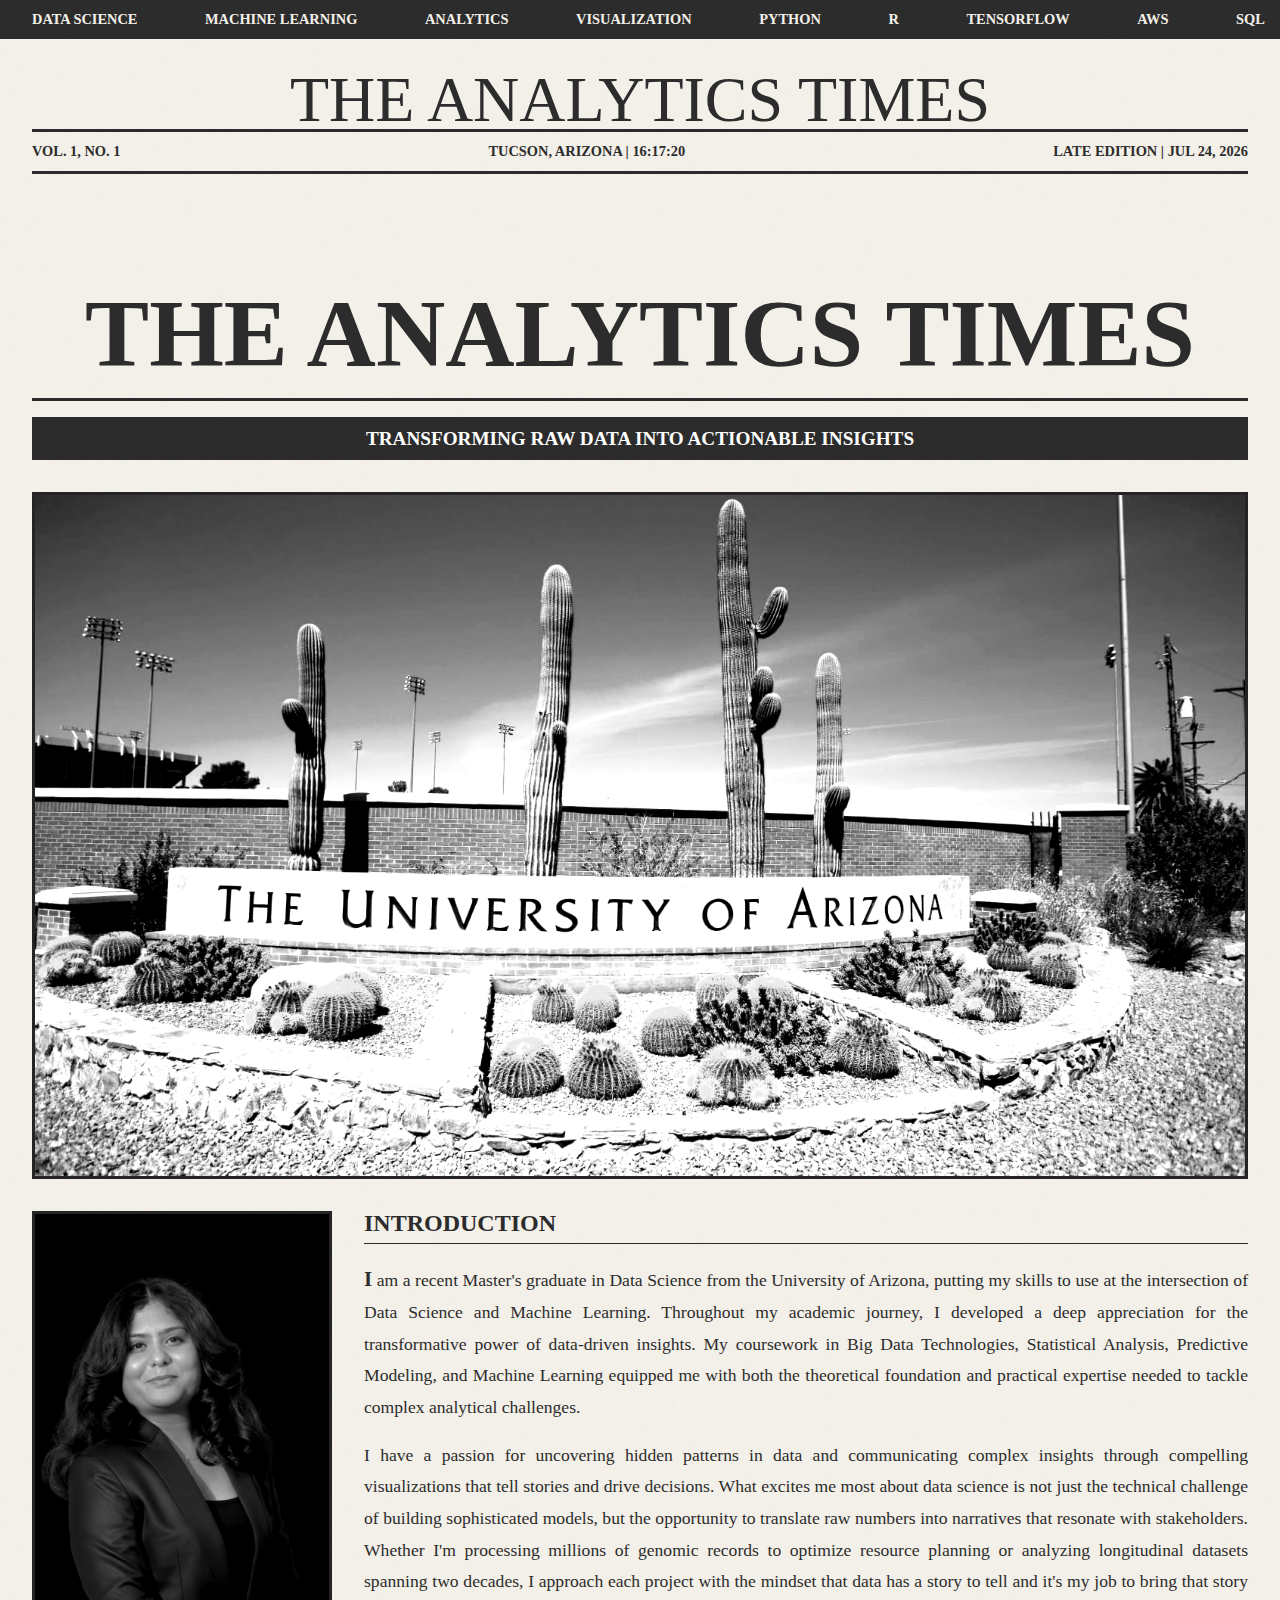
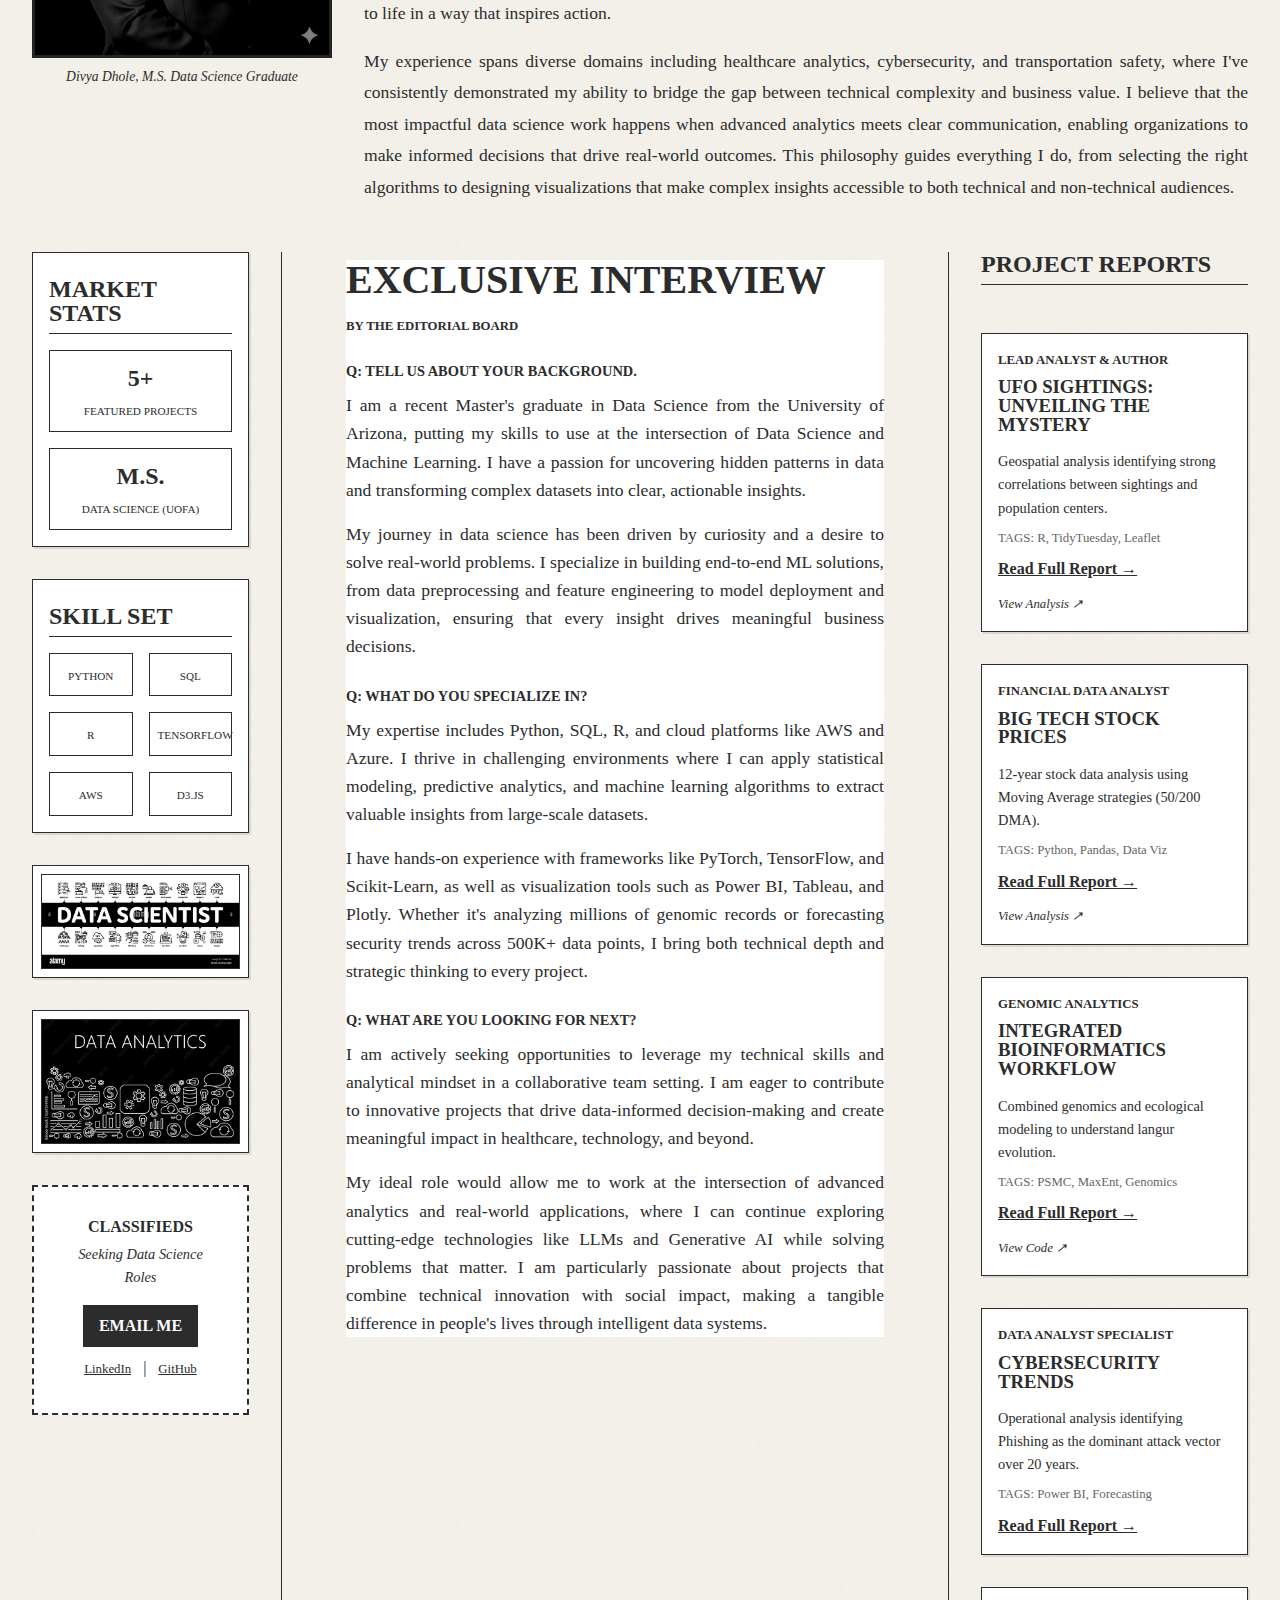
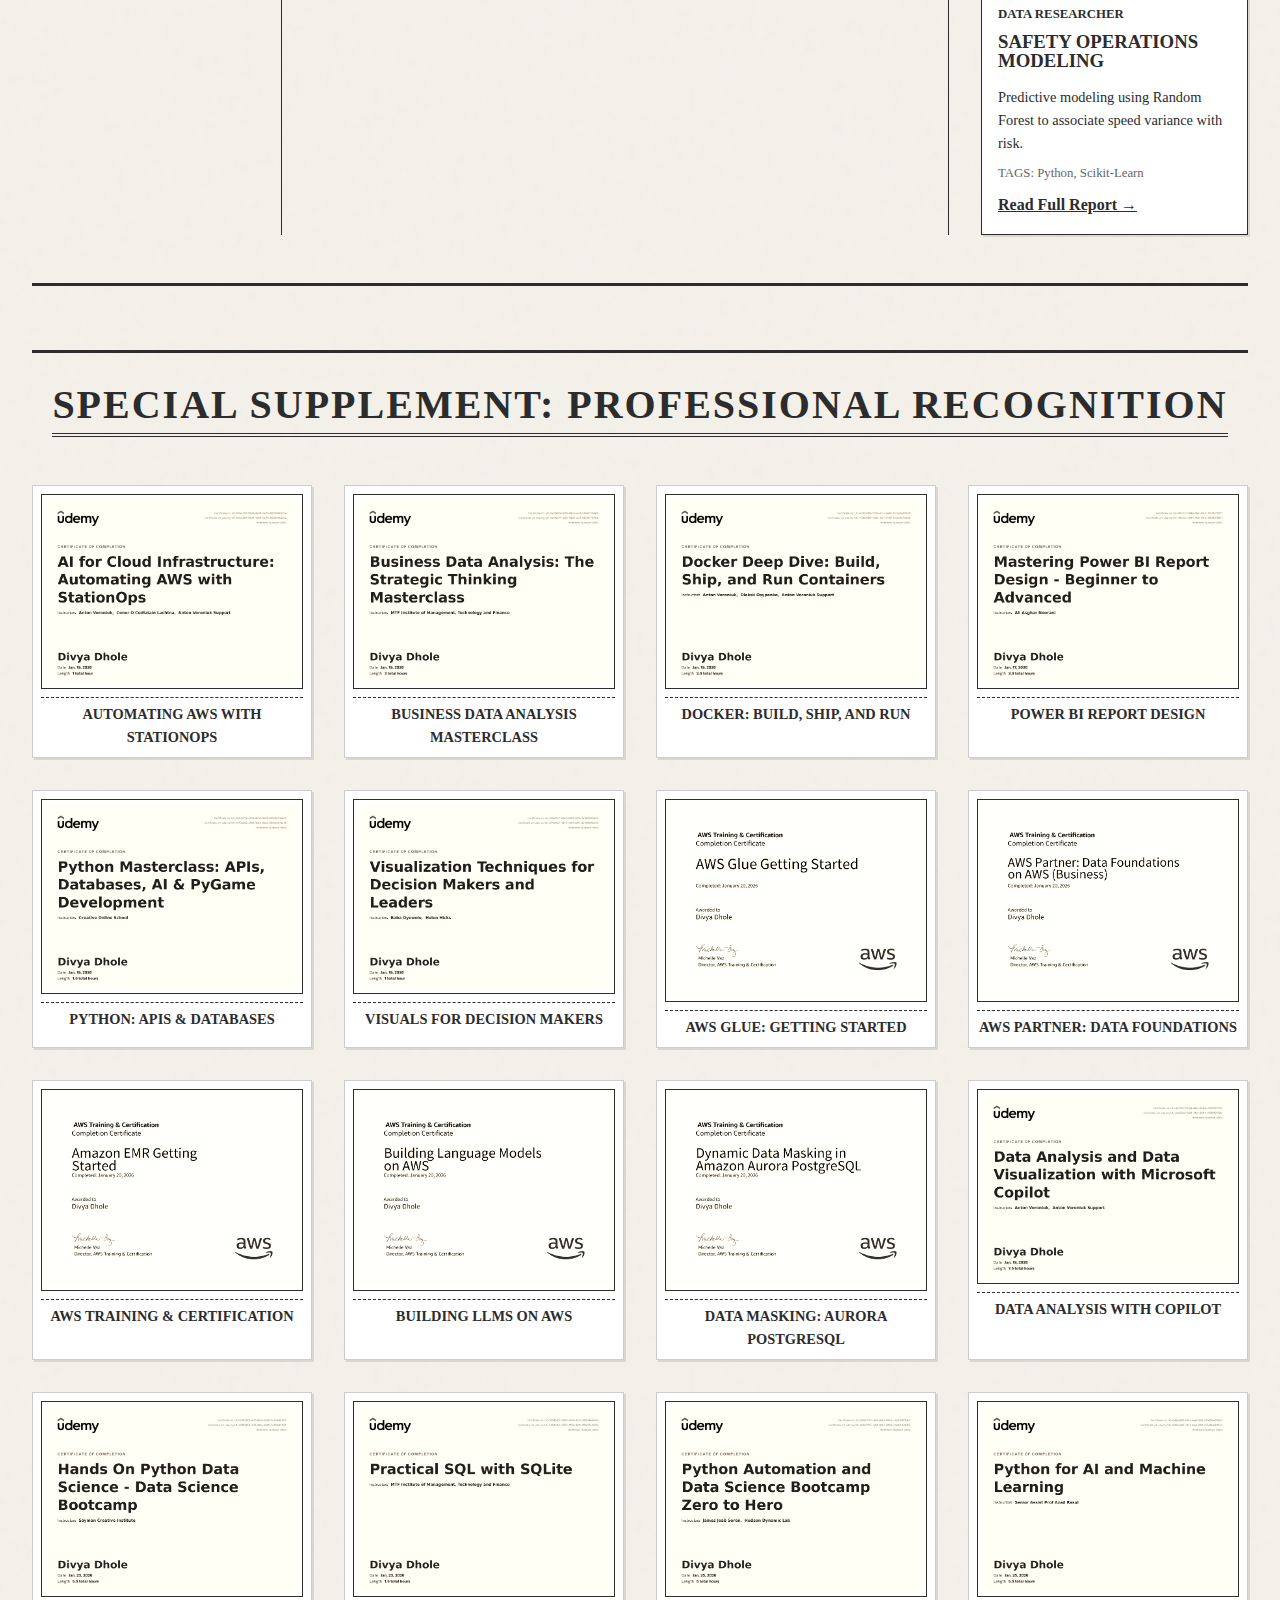
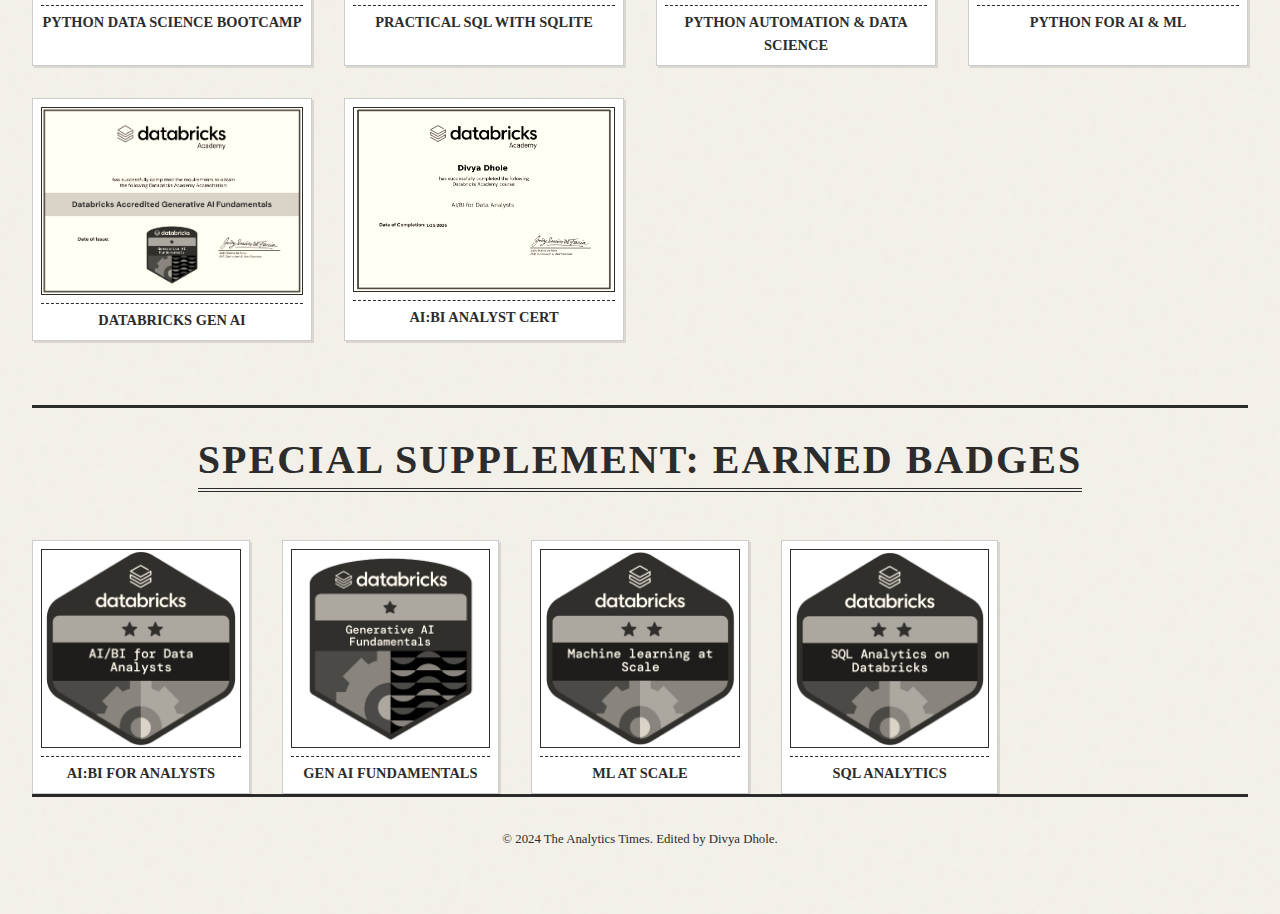
<file: backup_newspaper_theme/index.html>
<!DOCTYPE html>
<html lang="en">

<head>
    <meta charset="UTF-8">
    <meta name="viewport" content="width=device-width, initial-scale=1.0">
    <title>The Analytics Times - Divya Dhole Portfolio</title>
    <link rel="preconnect" href="https://fonts.googleapis.com">
    <link rel="preconnect" href="https://fonts.gstatic.com" crossorigin>
    <link
        href="https://fonts.googleapis.com/css2?family=Georgia&family=Inter:wght@400;500;600;700&family=Playfair+Display:ital,wght@0,400;0,700;0,900;1,400&display=swap"
        rel="stylesheet">
    <link rel="stylesheet" href="style.css">
</head>

<body>

    <!-- Header & Ticker -->
    <header>
        <div class="ticker-wrap">
            <div class="ticker-move">
                <div class="ticker-item">DATA SCIENCE</div>
                <div class="ticker-item">MACHINE LEARNING</div>
                <div class="ticker-item">ANALYTICS</div>
                <div class="ticker-item">VISUALIZATION</div>
                <div class="ticker-item">PYTHON</div>
                <div class="ticker-item">R</div>
                <div class="ticker-item">TENSORFLOW</div>
                <div class="ticker-item">AWS</div>
                <div class="ticker-item">SQL</div>
                <div class="ticker-item">LATEST UPDATES</div>
            </div>
        </div>
        <div class="container" style="padding-bottom: 0;">
            <div class="brand">THE ANALYTICS TIMES</div>
            <div class="date-line">
                <span>Vol. 1, No. 1</span>
                <span>Tucson, Arizona | <span id="live-time">--:--:--</span></span>
                <span>Late Edition | <span id="live-date"></span></span>
            </div>
        </div>
    </header>

    <main class="container">
        <!-- Hero Story -->
        <section class="hero-story" style="margin-bottom: 3rem;">
            <h1 class="headline-huge" style="text-align: center; margin-bottom: 1rem;">THE ANALYTICS TIMES</h1>

            <!-- Subtitle bar -->
            <div
                style="background: var(--ink-black); color: white; padding: 0.75rem 2rem; text-align: center; margin-bottom: 2rem;">
                <h2
                    style="font-family: var(--font-sans); font-size: 1.2rem; text-transform: uppercase; margin: 0; font-weight: 600; color: white;">
                    Transforming Raw Data Into Actionable Insights
                </h2>
            </div>

            <!-- Featured Image -->
            <div style="position: relative; width: 100%; margin-bottom: 2rem;">
                <img src="images/WhatsApp Image 2026-01-17 at 14.35.12.jpeg" alt="University of Arizona Campus"
                    style="width: 100%; height: auto; border: var(--border-thick); filter: grayscale(100%) contrast(1.1);">
            </div>

            <!-- Introduction section -->
            <div style="display: grid; grid-template-columns: 300px 1fr; gap: 2rem; align-items: start;">
                <!-- Left: Profile image -->
                <div>
                    <img src="images/profile_webflow.png" alt="Divya Dhole"
                        style="width: 100%; height: auto; border: var(--border-thick);">
                    <p
                        style="font-family: var(--font-sans); font-size: 0.85rem; margin-top: 0.5rem; text-align: center; font-style: italic;">
                        Divya Dhole, M.S. Data Science Graduate
                    </p>
                </div>

                <!-- Right: Intro text -->
                <div>
                    <h3 class="headline-medium" style="margin-top: 0;">Introduction</h3>
                    <p style="font-family: var(--font-body); font-size: 1.1rem; line-height: 1.8; text-align: justify;">
                        <strong style="font-size: 1.3rem;">I</strong> am a recent Master's graduate in Data Science from
                        the University of Arizona, putting my skills to use at the intersection of Data Science and
                        Machine Learning. Throughout my academic journey, I developed a deep appreciation for the
                        transformative power of data-driven insights. My coursework in Big Data Technologies,
                        Statistical Analysis, Predictive Modeling, and Machine Learning equipped me with both the
                        theoretical foundation and practical expertise needed to tackle complex analytical challenges.
                    </p>
                    <p
                        style="font-family: var(--font-body); font-size: 1.1rem; line-height: 1.8; text-align: justify; margin-top: 1rem;">
                        I have a passion for uncovering hidden patterns in data and communicating complex insights
                        through compelling visualizations that tell stories and drive decisions. What excites me most
                        about data science is not just the technical challenge of building sophisticated models, but the
                        opportunity to translate raw numbers into narratives that resonate with stakeholders. Whether
                        I'm processing millions of genomic records to optimize resource planning or analyzing
                        longitudinal datasets spanning two decades, I approach each project with the mindset that data
                        has a story to tell and it's my job to bring that story to life in a way that inspires action.
                    </p>
                    <p
                        style="font-family: var(--font-body); font-size: 1.1rem; line-height: 1.8; text-align: justify; margin-top: 1rem;">
                        My experience spans diverse domains including healthcare analytics, cybersecurity, and
                        transportation safety, where I've consistently demonstrated my ability to bridge the gap between
                        technical complexity and business value. I believe that the most impactful data science work
                        happens when advanced analytics meets clear communication, enabling organizations to make
                        informed decisions that drive real-world outcomes. This philosophy guides everything I do, from
                        selecting the right algorithms to designing visualizations that make complex insights accessible
                        to both technical and non-technical audiences.
                    </p>
                </div>
            </div>
        </section>

        <!-- Main Newspaper Grid -->
        <div class="newspaper-grid">

            <!-- COLUMN 1: Shorts & Skills -->
            <div class="col-left">
                <article class="draggable">
                    <h3 class="headline-medium">Market Stats</h3>
                    <div class="infographic-strip" style="flex-direction: column;">
                        <div class="stat-box">
                            <span class="stat-val">5+</span>
                            <span class="stat-lbl">Featured Projects</span>
                        </div>
                        <div class="stat-box">
                            <span class="stat-val">M.S.</span>
                            <span class="stat-lbl">Data Science (UofA)</span>
                        </div>
                    </div>
                </article>

                <article class="draggable">
                    <h3 class="headline-medium">Skill Set</h3>
                    <div class="infographic-strip">
                        <div class="stat-box"><span class="stat-lbl">Python</span></div>
                        <div class="stat-box"><span class="stat-lbl">SQL</span></div>
                        <div class="stat-box"><span class="stat-lbl">R</span></div>
                        <div class="stat-box"><span class="stat-lbl">TensorFlow</span></div>
                        <div class="stat-box"><span class="stat-lbl">AWS</span></div>
                        <div class="stat-box"><span class="stat-lbl">D3.js</span></div>
                    </div>
                </article>

                <article class="draggable" style="padding: 0.5rem;">
                    <img src="images/data-scientist-worker-minimal-infographic-banner-vector-2BFEKGB.jpg"
                        alt="Data Scientist Infographic" style="width: 100%; filter: none; border: 1px solid #2c2c2c;">
                </article>

                <article class="draggable" style="padding: 0.5rem;">
                    <img src="images/download.png" alt="Data Analytics"
                        style="width: 100%; filter: none; border: 1px solid #2c2c2c; background: white;">
                </article>

                <div class="classifieds-box">
                    <h4 style="margin-bottom:0.5rem;">CLASSIFIEDS</h4>
                    <p style="font-size:0.9rem; font-style: italic;">Seeking Data Science Roles</p>
                    <a href="mailto:divyadhole@arizona.edu" class="btn-classified">Email Me</a>
                    <div style="margin-top: 0.5rem;">
                        <a href="https://linkedin.com/in/divyadhole"
                            style="text-decoration: underline; font-size: 0.8rem;">LinkedIn</a>
                        <span style="margin: 0 0.5rem;">|</span>
                        <a href="https://github.com/Divyadhole"
                            style="text-decoration: underline; font-size: 0.8rem;">GitHub</a>
                    </div>
                </div>
            </div>

            <!-- COLUMN 2: Main Feature (About) -->
            <div class="col-center">
                <article class="draggable" style="border: none; box-shadow: none; padding: 0;">
                    <h3 class="headline-large">Exclusive Interview</h3>
                    <span class="byline">By The Editorial Board</span>

                    <div class="interview-q">Q: TELL US ABOUT YOUR BACKGROUND.</div>
                    <div class="interview-a">
                        I am a recent Master's graduate in Data Science from the University of Arizona, putting my
                        skills to use at the intersection of Data Science and Machine Learning. I have a passion for
                        uncovering hidden patterns in data and transforming complex datasets into clear, actionable
                        insights.
                    </div>
                    <div class="interview-a" style="margin-top: 1rem;">
                        My journey in data science has been driven by curiosity and a desire to solve real-world
                        problems. I specialize in building end-to-end ML solutions, from data preprocessing and feature
                        engineering to model deployment and visualization, ensuring that every insight drives meaningful
                        business decisions.
                    </div>

                    <div class="interview-q">Q: WHAT DO YOU SPECIALIZE IN?</div>
                    <div class="interview-a">
                        My expertise includes Python, SQL, R, and cloud platforms like AWS and Azure. I thrive in
                        challenging environments where I can apply statistical modeling, predictive analytics, and
                        machine learning algorithms to extract valuable insights from large-scale datasets.
                    </div>
                    <div class="interview-a" style="margin-top: 1rem;">
                        I have hands-on experience with frameworks like PyTorch, TensorFlow, and Scikit-Learn, as well
                        as visualization tools such as Power BI, Tableau, and Plotly. Whether it's analyzing millions of
                        genomic records or forecasting security trends across 500K+ data points, I bring both technical
                        depth and strategic thinking to every project.
                    </div>

                    <div class="interview-q">Q: WHAT ARE YOU LOOKING FOR NEXT?</div>
                    <div class="interview-a">
                        I am actively seeking opportunities to leverage my technical skills and analytical mindset in a
                        collaborative team setting. I am eager to contribute to innovative projects that drive
                        data-informed decision-making and create meaningful impact in healthcare, technology, and
                        beyond.
                    </div>
                    <div class="interview-a" style="margin-top: 1rem;">
                        My ideal role would allow me to work at the intersection of advanced analytics and real-world
                        applications, where I can continue exploring cutting-edge technologies like LLMs and Generative
                        AI while solving problems that matter. I am particularly passionate about projects that combine
                        technical innovation with social impact, making a tangible difference in people's lives through
                        intelligent data systems.
                    </div>
                </article>
            </div>

            <!-- COLUMN 3: Projects (Draggable Articles) -->
            <div class="col-right">
                <h3 class="headline-medium">Project Reports</h3>

                <!-- Project 1: UFO -->
                <article class="draggable">
                    <span class="byline">Lead Analyst & Author</span>
                    <h3>UFO Sightings: Unveiling the Mystery</h3>
                    <p style="font-size: 0.9rem; margin-top: 0.5rem;">
                        Geospatial analysis identifying strong correlations between sightings and population centers.
                    </p>
                    <div style="margin-top: 0.5rem; font-size: 0.8rem; color: #666;">
                        TAGS: R, TidyTuesday, Leaflet
                    </div>
                    <a href="#" onclick="openModal('modal-ufo'); return false;"
                        style="display:block; margin-top: 0.5rem; font-weight: 700; text-decoration: underline;">Read
                        Full Report →</a>
                    <div style="margin-top:0.5rem;">
                        <a href="https://info-526-s24.github.io/project-01-fight-club/" target="_blank"
                            style="font-size: 0.8rem; font-style: italic;">View Analysis ↗</a>
                    </div>
                </article>

                <!-- Project 2: Stocks -->
                <article class="draggable">
                    <span class="byline">Financial Data Analyst</span>
                    <h3>Big Tech Stock Prices</h3>
                    <p style="font-size: 0.9rem; margin-top: 0.5rem;">
                        12-year stock data analysis using Moving Average strategies (50/200 DMA).
                    </p>
                    <div style="margin-top: 0.5rem; font-size: 0.8rem; color: #666;">
                        TAGS: Python, Pandas, Data Viz
                    </div>
                    <a href="#" onclick="openModal('modal-stocks'); return false;"
                        style="display:block; margin-top: 0.5rem; font-weight: 700; text-decoration: underline;">Read
                        Full Report →</a>
                    <div style="margin-top:0.5rem;">
                        <a href="https://info523-s24.github.io/project-01-Tech-Titans/" target="_blank"
                            style="font-size: 0.8rem; font-style: italic;">View Analysis ↗</a>
                    </div>
                </article>

                <!-- Project 3: Evolution -->
                <article class="draggable">
                    <span class="byline">Genomic Analytics</span>
                    <h3>Integrated Bioinformatics Workflow</h3>
                    <p style="font-size: 0.9rem; margin-top: 0.5rem;">
                        Combined genomics and ecological modeling to understand langur evolution.
                    </p>
                    <div style="margin-top: 0.5rem; font-size: 0.8rem; color: #666;">
                        TAGS: PSMC, MaxEnt, Genomics
                    </div>
                    <a href="#" onclick="openModal('modal-evolution'); return false;"
                        style="display:block; margin-top: 0.5rem; font-weight: 700; text-decoration: underline;">Read
                        Full Report →</a>
                    <div style="margin-top:0.5rem;">
                        <a href="https://github.com/Divyadhole/Capstone-project" target="_blank"
                            style="font-size: 0.8rem; font-style: italic;">View Code ↗</a>
                    </div>
                </article>

                <!-- Project 4: Cyber -->
                <article class="draggable">
                    <span class="byline">Data Analyst Specialist</span>
                    <h3>Cybersecurity Trends</h3>
                    <p style="font-size: 0.9rem; margin-top: 0.5rem;">
                        Operational analysis identifying Phishing as the dominant attack vector over 20 years.
                    </p>
                    <div style="margin-top: 0.5rem; font-size: 0.8rem; color: #666;">
                        TAGS: Power BI, Forecasting
                    </div>
                    <a href="#" onclick="openModal('modal-cyber'); return false;"
                        style="display:block; margin-top: 0.5rem; font-weight: 700; text-decoration: underline;">Read
                        Full Report →</a>
                </article>

                <!-- Project 5: Safety -->
                <article class="draggable">
                    <span class="byline">Data Researcher</span>
                    <h3>Safety Operations Modeling</h3>
                    <p style="font-size: 0.9rem; margin-top: 0.5rem;">
                        Predictive modeling using Random Forest to associate speed variance with risk.
                    </p>
                    <div style="margin-top: 0.5rem; font-size: 0.8rem; color: #666;">
                        TAGS: Python, Scikit-Learn
                    </div>
                    <a href="#" onclick="openModal('modal-safety'); return false;"
                        style="display:block; margin-top: 0.5rem; font-weight: 700; text-decoration: underline;">Read
                        Full Report →</a>
                </article>

            </div>
        </div>

        <!-- SPECIAL SUPPLEMENT: Certificates -->
        <section class="special-supplement"
            style="margin-top: 4rem; border-top: var(--border-thick); padding-top: 2rem;">
            <div style="text-align: center; margin-bottom: 2rem;">
                <h2 class="headline-large"
                    style="display: inline-block; border-bottom: 4px double var(--ink-black); padding-bottom: 0.5rem; letter-spacing: 2px;">
                    SPECIAL SUPPLEMENT: PROFESSIONAL RECOGNITION</h2>
            </div>

            <div class="certificate-grid"
                style="display: grid; grid-template-columns: repeat(auto-fill, minmax(280px, 1fr)); gap: 2rem;">
                <!-- Cert 1 -->
                <article class="certificate-clipping">
                    <img src="images/Al for Cloud Infrastructure- Automating AWS with StationOps certificate.jpg"
                        alt="AI for Cloud Infrastructure">
                    <div class="cert-caption">Automating AWS with StationOps</div>
                </article>

                <!-- Cert 2 -->
                <article class="certificate-clipping">
                    <img src="images/Business Data Analysis- The Strategic Thinking Masterclass certificate.jpg"
                        alt="Business Data Analysis">
                    <div class="cert-caption">Business Data Analysis Masterclass</div>
                </article>

                <!-- Cert 3 (Removed duplicate) -->


                <!-- Cert 4 -->
                <article class="certificate-clipping">
                    <img src="images/Docker Deep Dive- Build, Ship, and Run Containers certificate.jpg"
                        alt="Docker Deep Dive">
                    <div class="cert-caption">Docker: Build, Ship, and Run</div>
                </article>

                <!-- Cert 5 -->
                <article class="certificate-clipping">
                    <img src="images/Mastering Power BI Report Design - Beginner to - Advanced certificate.jpg"
                        alt="Power BI">
                    <div class="cert-caption">Power BI Report Design</div>
                </article>

                <!-- Cert 6 -->
                <article class="certificate-clipping">
                    <img src="images/Python Masterclass- APIs, Databases, certificate.jpg" alt="Python Masterclass">
                    <div class="cert-caption">Python: APIs & Databases</div>
                </article>

                <!-- Cert 7 -->
                <article class="certificate-clipping">
                    <img src="images/Visualization Techniques for Decision Makers and Leaders certificate.jpg"
                        alt="Visualization Techniques">
                    <div class="cert-caption">Visuals for Decision Makers</div>
                </article>

                <!-- Cert 8 -->
                <article class="certificate-clipping">
                    <img src="images/AWS Glue Getting Started certificate _page-0001.jpg"
                        alt="AWS Glue Getting Started">
                    <div class="cert-caption">AWS Glue: Getting Started</div>
                </article>

                <!-- Cert 9 -->
                <article class="certificate-clipping">
                    <img src="images/AWS Partner- Data Foundations on AWS (Business) ceriifcate _page-0001.jpg"
                        alt="AWS Partner Data Foundations">
                    <div class="cert-caption">AWS Partner: Data Foundations</div>
                </article>

                <!-- Cert 10 -->
                <article class="certificate-clipping">
                    <img src="images/AWS Training & Certification_page-0001.jpg" alt="AWS Training & Certification">
                    <div class="cert-caption">AWS Training & Certification</div>
                </article>

                <!-- Cert 11 -->
                <article class="certificate-clipping">
                    <img src="images/Building Language Models on AWS_page-0001.jpg"
                        alt="Building Language Models on AWS">
                    <div class="cert-caption">Building LLMs on AWS</div>
                </article>

                <!-- Cert 12 -->
                <article class="certificate-clipping">
                    <img src="images/Dynamic Data Masking in Amazon Aurora PostgreSQL_page-0001.jpg"
                        alt="Dynamic Data Masking in Amazon Aurora PostgreSQL">
                    <div class="cert-caption">Data Masking: Aurora PostgreSQL</div>
                </article>

                <!-- Cert 13 -->
                <article class="certificate-clipping">
                    <img src="images/Data Analysis and Data Visualization with Microsoft Copilot.jpg"
                        alt="Data Analysis with Microsoft Copilot">
                    <div class="cert-caption">Data Analysis with Copilot</div>
                </article>

                <!-- Cert 14 -->
                <article class="certificate-clipping">
                    <img src="images/Hands On Python Data Science - Data Science Bootcamp.jpg"
                        alt="Hands On Python Data Science">
                    <div class="cert-caption">Python Data Science Bootcamp</div>
                </article>

                <!-- Cert 15 -->
                <article class="certificate-clipping">
                    <img src="images/Practical SQL with SQLite.jpg" alt="Practical SQL with SQLite">
                    <div class="cert-caption">Practical SQL with SQLite</div>
                </article>

                <!-- Cert 16 -->
                <article class="certificate-clipping">
                    <img src="images/Python Automation and Data Science Bootcamp Zero to Hero.jpg"
                        alt="Python Automation and Data Science">
                    <div class="cert-caption">Python Automation & Data Science</div>
                </article>

                <!-- Cert 17 -->
                <article class="certificate-clipping">
                    <img src="images/Python for Al and Machine Learning.jpg" alt="Python for AI and Machine Learning">
                    <div class="cert-caption">Python for AI & ML</div>
                </article>
                <!-- Cert 18 -->
                <article class="certificate-clipping">
                    <img src="images/Databricks-Generative-AI-Certificate.png" alt="Databricks Generative AI">
                    <div class="cert-caption">Databricks Gen AI</div>
                </article>

                <!-- Cert 19 -->
                <article class="certificate-clipping">
                    <img src="images/AI-BI-Certificate.jpg" alt="AI:BI Certificate">
                    <div class="cert-caption">AI:BI Analyst Cert</div>
                </article>
            </div>
        </section>


        <!-- SPECIAL SUPPLEMENT: Badges -->
        <section class="special-supplement"
            style="margin-top: 4rem; border-top: var(--border-thick); padding-top: 2rem;">
            <div style="text-align: center; margin-bottom: 2rem;">
                <h2 class="headline-large"
                    style="display: inline-block; border-bottom: 4px double var(--ink-black); padding-bottom: 0.5rem; letter-spacing: 2px;">
                    SPECIAL SUPPLEMENT: EARNED BADGES</h2>
            </div>

            <div class="certificate-grid"
                style="display: grid; grid-template-columns: repeat(auto-fill, minmax(200px, 1fr)); gap: 2rem;">
                <!-- Badge 1 -->

                <article class="certificate-clipping">
                    <img src="images/AI-BI-Data-Analysts-Badge.png" alt="AI:BI for Data Analysts">
                    <div class="cert-caption">AI:BI for Analysts</div>
                </article>

                <!-- Badge 3 -->
                <article class="certificate-clipping">
                    <img src="images/Generative-AI-Fundamentals-Badge.png" alt="Generative AI Fundamentals">
                    <div class="cert-caption">Gen AI Fundamentals</div>
                </article>

                <!-- Badge 4 -->
                <article class="certificate-clipping">
                    <img src="images/Machine-Learning-Scale-Badge.png" alt="Machine Learning at Scale">
                    <div class="cert-caption">ML at Scale</div>
                </article>

                <!-- Badge 5 -->
                <article class="certificate-clipping">
                    <img src="images/SQL-Analytics-Databricks-Badge.png" alt="SQL Analytics on Databricks">
                    <div class="cert-caption">SQL Analytics</div>
                </article>
            </div>
        </section>

        <footer
            style="text-align: center; padding: 2rem 0; font-family: var(--font-sans); font-size: 0.8rem; border-top: var(--border-thick);">
            &copy; 2024 The Analytics Times. Edited by Divya Dhole.
        </footer>
    </main>

    <!-- Modals Container (Hidden - Preserved Content) -->
    <div id="modal-container">
        <!-- UFO Modal -->
        <div id="modal-ufo" class="modal">
            <div class="modal-content">
                <button class="modal-close">&times;</button>
                <h2 style="font-size: 2.5rem;">UFO SIGHTINGS: Unveiling the Mystery</h2>
                <div class="modal-body" style="margin-top: 2rem;">
                    <!-- Original Content Inserted Here -->
                    <h3>Geographic Distribution & Shapes</h3>
                    <p>We conducted a comprehensive geospatial analysis of UFO sightings to identify regional hotspots
                        and clustering patterns. By visualizing reporting density against population centers, we
                        observed a strong correlation between urbanization and sighting frequency, particularly in North
                        America and Europe. This suggests that while sightings are a global phenomenon, the reporting
                        infrastructure and cultural propensity to report significantly bias the data towards Western
                        nations.</p>
                    <div class="figure-container">
                        <img src="images/ufo-heatmap.png" alt="Global Heatmap">
                    </div>
                    <h4>Focus on the United States</h4>
                    <p>Refining our analysis to the United States reveal distinct clusters along coastal regions and
                        major metropolitan hubs. Los Angeles and New York emerge as primary hotspots, which aligns with
                        higher population density. However, the data also hints at a "Hollywood Effect," where proximity
                        to media production centers correlates with a higher volume of reports, potentially indicating a
                        cultural influence on perception and reporting.</p>
                    <div class="figure-container">
                        <img src="images/ufo-us-map.png" alt="US Map">
                    </div>
                    <h3>Temporal Patterns</h3>
                    <p>Our longitudinal analysis from 1940 to 2020 highlights a dramatic exponential increase in
                        sightings coinciding with the digital age. The spike post-1990 strongly correlates with the
                        widespread adoption of the internet, which democratized the reporting process. Furthermore,
                        diurnal analysis confirms that over 80% of sightings occur during nocturnal hours, specifically
                        between 8 PM and midnight, consistent with visibility conditions favorable for observing aerial
                        anomalies.</p>
                    <div class="figure-container">
                        <img src="images/ufo-time-series.png" alt="Time Series">
                    </div>
                </div>
            </div>
        </div>

        <!-- Stocks Modal -->
        <div id="modal-stocks" class="modal">
            <div class="modal-content">
                <button class="modal-close">&times;</button>
                <h2 style="font-size: 2.5rem;">Big Tech Stock Prices</h2>
                <div class="modal-body" style="margin-top: 2rem;">
                    <h3>Price Changes Over Time</h3>
                    <p>This time-series analysis examines the price trajectories of 14 major technology stocks over a
                        12-year period. The data reveals a secular bull market across the sector, punctuated by
                        localized volatility events. Most notably, the "V-shaped" recovery following the March 2020
                        COVID-19 crash demonstrates the sector's resilience and the market's rapid pricing of digital
                        transformation acceleration. </p>
                    <div class="figure-container"><img src="images/stock-price-line.png" alt="Stock Price Line"></div>
                    <h3>Investment Strategy</h3>
                    <p>To evaluate potential trading strategies, we backtested a dual Moving Average Crossover system
                        involving the 50-day and 200-day averages. The analysis identified multiple high-confidence
                        "Golden Cross" buy signals that preceded sustained rallies. Using the 50-day DMA as a dynamic
                        support level proved more effective for trend-following in this high-growth sector than static
                        resistance levels.</p>
                </div>
            </div>
        </div>

        <!-- Evolution Modal -->
        <div id="modal-evolution" class="modal">
            <div class="modal-content">
                <button class="modal-close">&times;</button>
                <h2 style="font-size: 2.5rem;">Integrated Bioinformatics Workflow</h2>
                <div class="modal-body" style="margin-top: 2rem;">
                    <h3>Workflow Architecture</h3>
                    <div class="figure-container"><img src="images/workflow-diagram.svg" alt="Workflow"></div>
                    <h3>Species Occurrence Points</h3>
                    <div class="figure-container"><img src="images/geo-1.png" alt="Geo 1"></div>
                    <h3>Species Distribution</h3>
                    <div class="figure-container"><img src="images/geo-2.png" alt="Geo 2"></div>
                    <h3>Evolutionary Timeline</h3>
                    <div class="figure-container"><img src="images/geo-3.png" alt="Geo 3"></div>
                </div>
            </div>
        </div>

        <!-- Cyber Modal -->
        <div id="modal-cyber" class="modal">
            <div class="modal-content">
                <button class="modal-close">&times;</button>
                <h2 style="font-size: 2.5rem;">Cybersecurity Trends</h2>
                <div class="modal-body" style="margin-top: 2rem;">
                    <h3>Incident Trends Over Time</h3>
                    <p>Analyzing a dataset of over 500,000 security logs, we reconstructed the historical trend of cyber
                        incidents over two decades. The results show a clear, monotonic increase in attack volume, with
                        significant inflection points mirroring the release of major vulnerabilities (e.g.,
                        EternalBlue). This escalating trajectory underscores the growing automated nature of modern
                        cyber threats.</p>
                    <div class="figure-container"><img src="images/cyber-trends.svg" alt="Cyber Trends"></div>
                    <h3>Attack Vectors Analysis</h3>
                    <p>We categorized incidents by attack vector to determine the most prevalent threat types. Phishing
                        emerged as the overwhelming leader, accounting for a significant plurality of breaches, followed
                        by Malware injection and DDoS attacks. This distribution suggests that despite technical
                        defenses, social engineering remains the most critical vulnerability in organizational security
                        postures.</p>
                    <div class="figure-container"><img src="images/cyber-types.svg" alt="Cyber Types"></div>
                </div>
            </div>
        </div>

        <!-- Safety Modal -->
        <div id="modal-safety" class="modal">
            <div class="modal-content">
                <button class="modal-close">&times;</button>
                <h2 style="font-size: 2.5rem;">Safety Operations Modeling</h2>
                <div class="modal-body" style="margin-top: 2rem;">
                    <h3>Risk Correlation Analysis</h3>
                    <p>Using transportation sensor data, we performed a regression analysis to determine the primary
                        drivers of accident risk. We found a statistically significant positive correlation between
                        speed variance (not just absolute speed) and the safety risk score. This finding validates the
                        "Speed Harmonization" theory, suggesting that stabilizing traffic flow is more critical for
                        safety than simply lowering speed limits.</p>
                    <div class="figure-container"><img src="images/safety-risk.svg" alt="Safety Risk"></div>
                    <h3>Model Feature Importance</h3>
                    <p>To construct a predictive risk model, we evaluated feature importance using a Random Forest
                        algorithm. 'Speed Variance', 'Adverse Weather Conditions', and 'Traffic Volume' emerged as the
                        top three predictors. Interestingly, 'Road Type' had a lower predictive power than dynamic
                        environmental factors, indicating that real-time monitoring is essential for accurate risk
                        assessment.</p>
                    <div class="figure-container"><img src="images/safety-features.svg" alt="Safety Features"></div>
                </div>
            </div>
        </div>

    </div>

    <script src="script.js"></script>
</body>

</html>
</file>
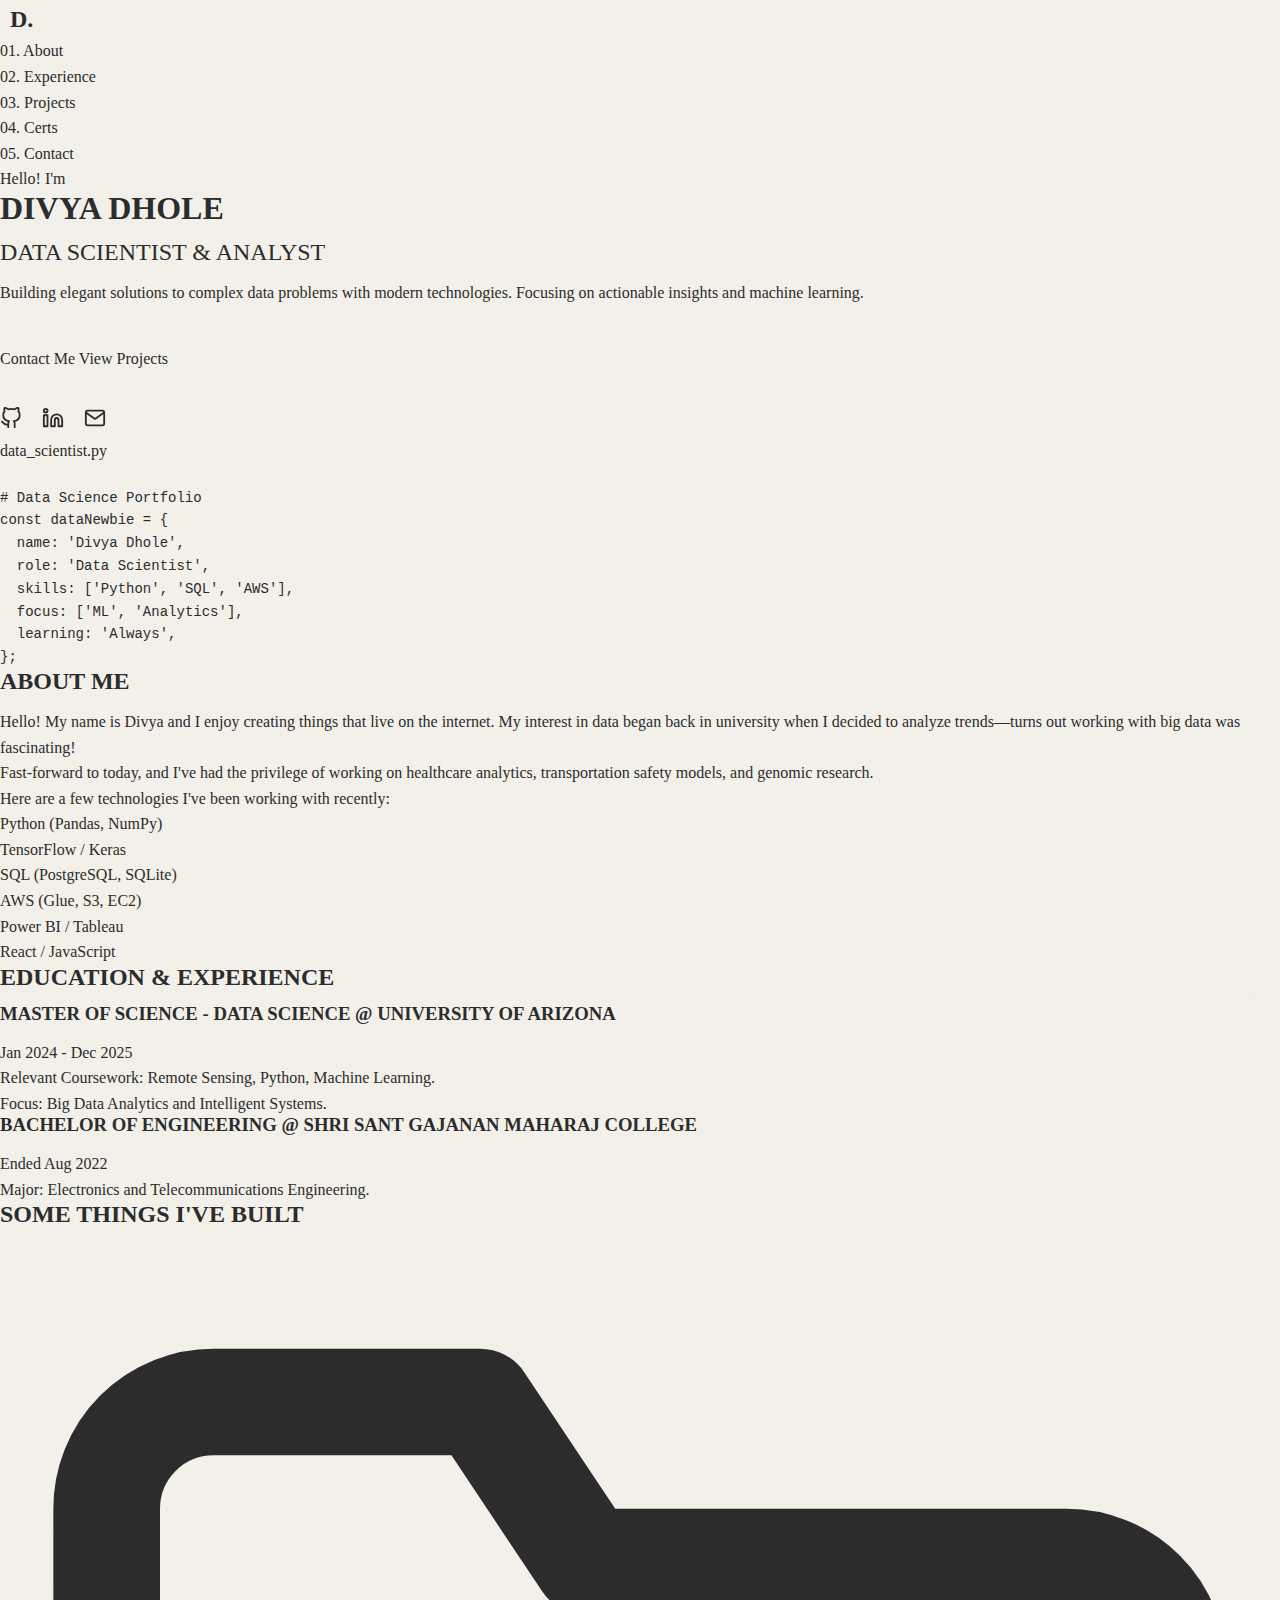
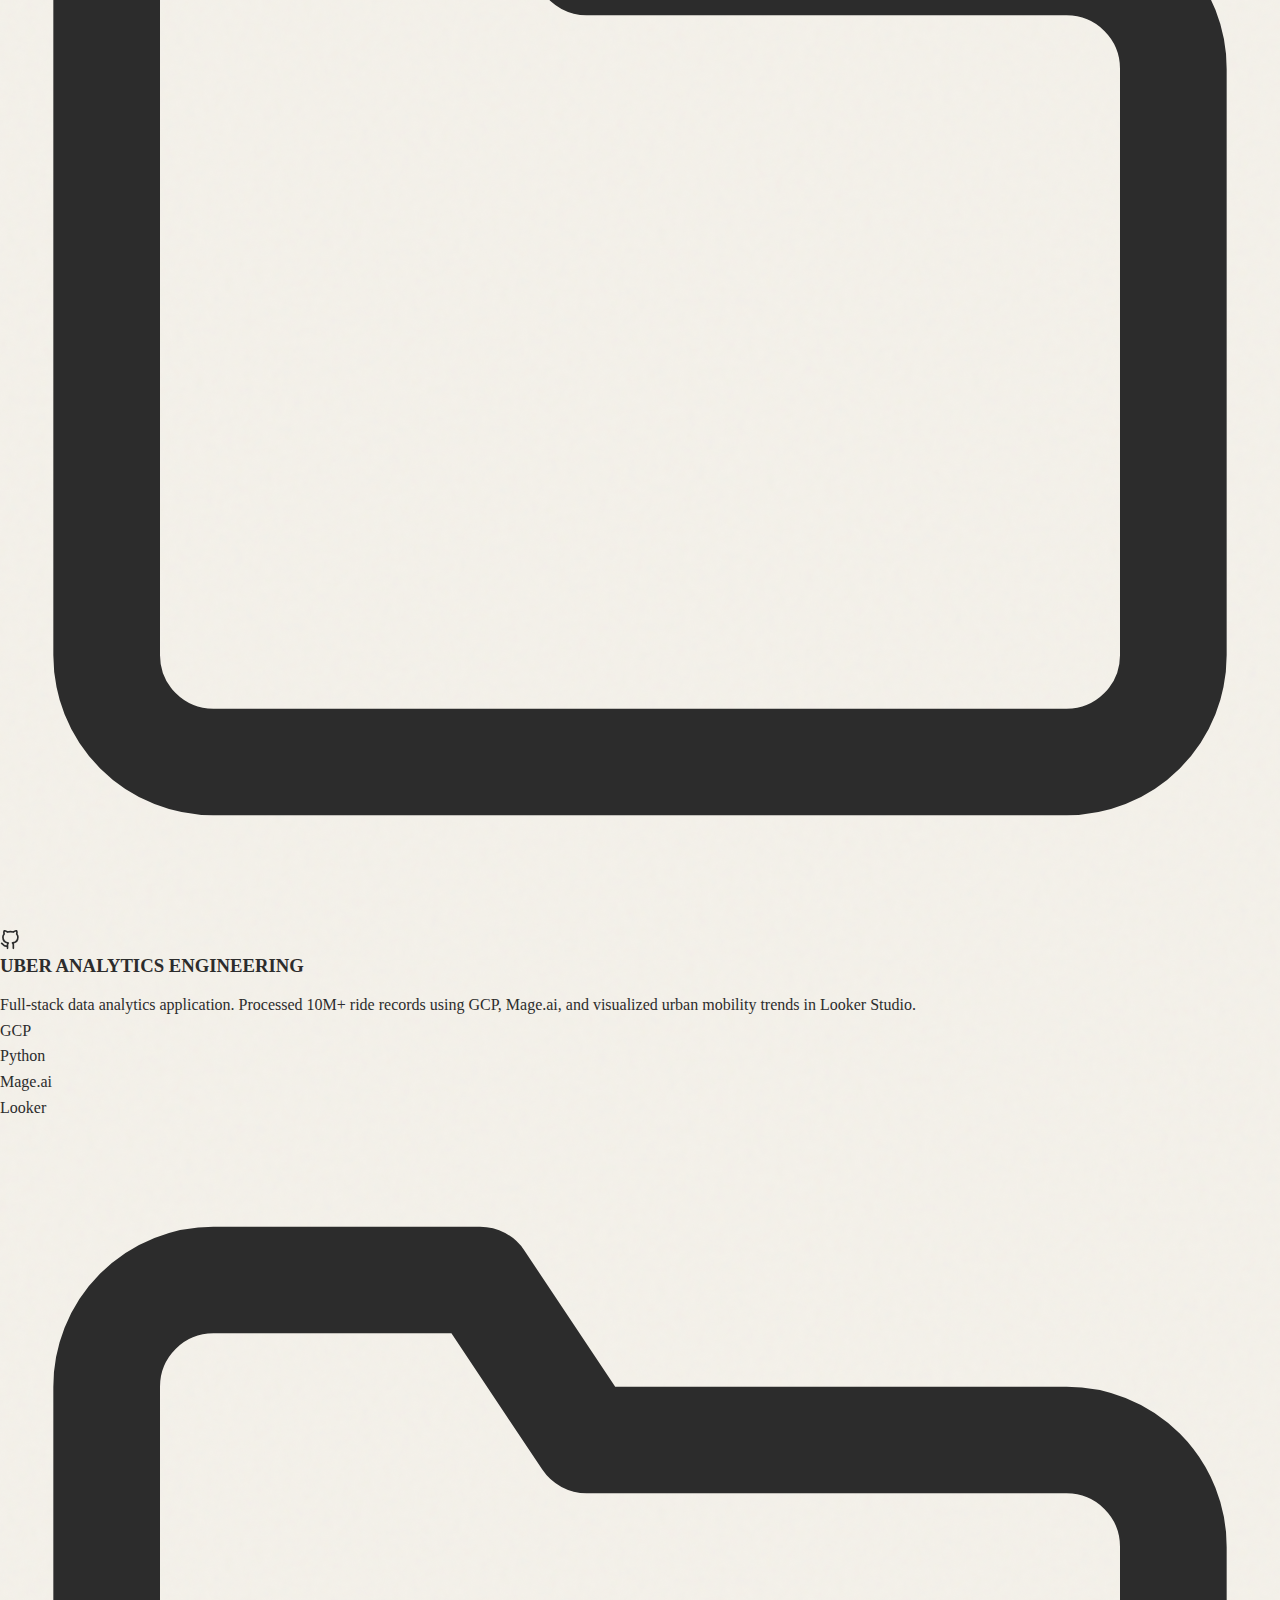
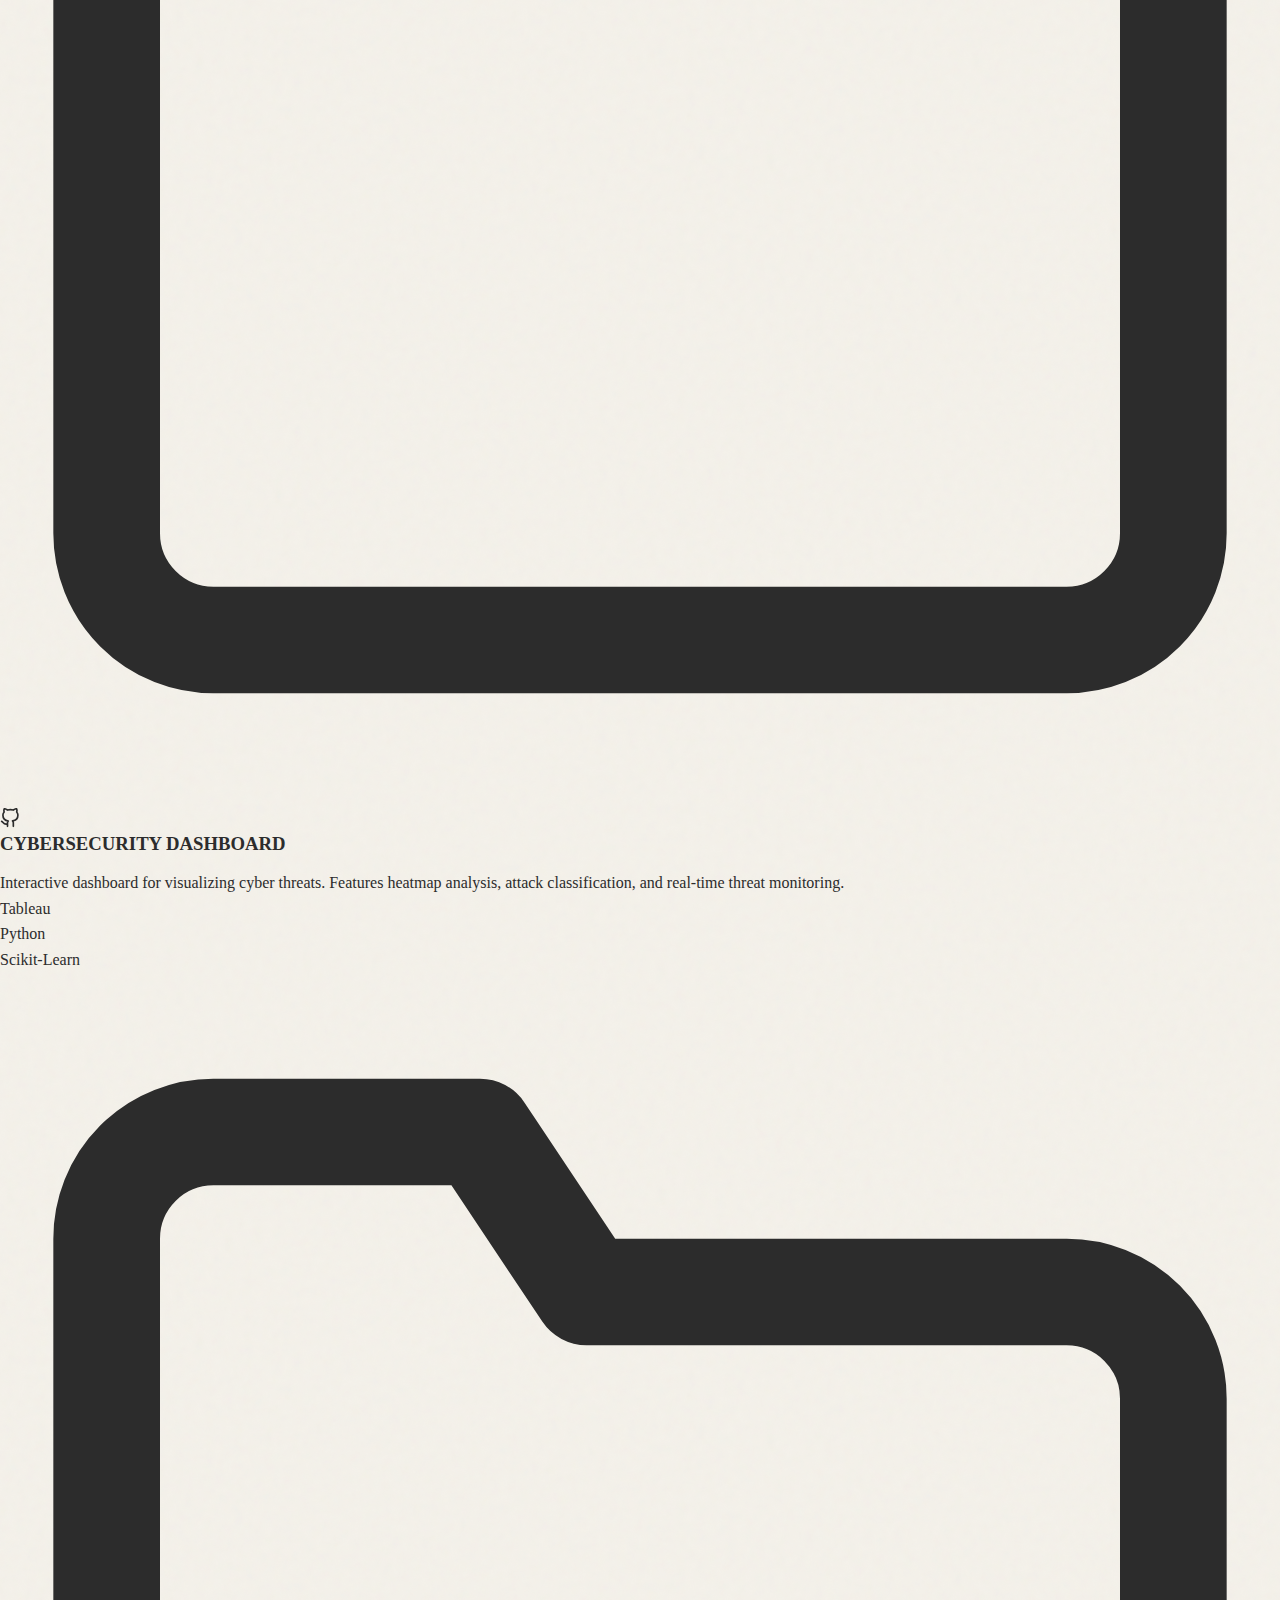
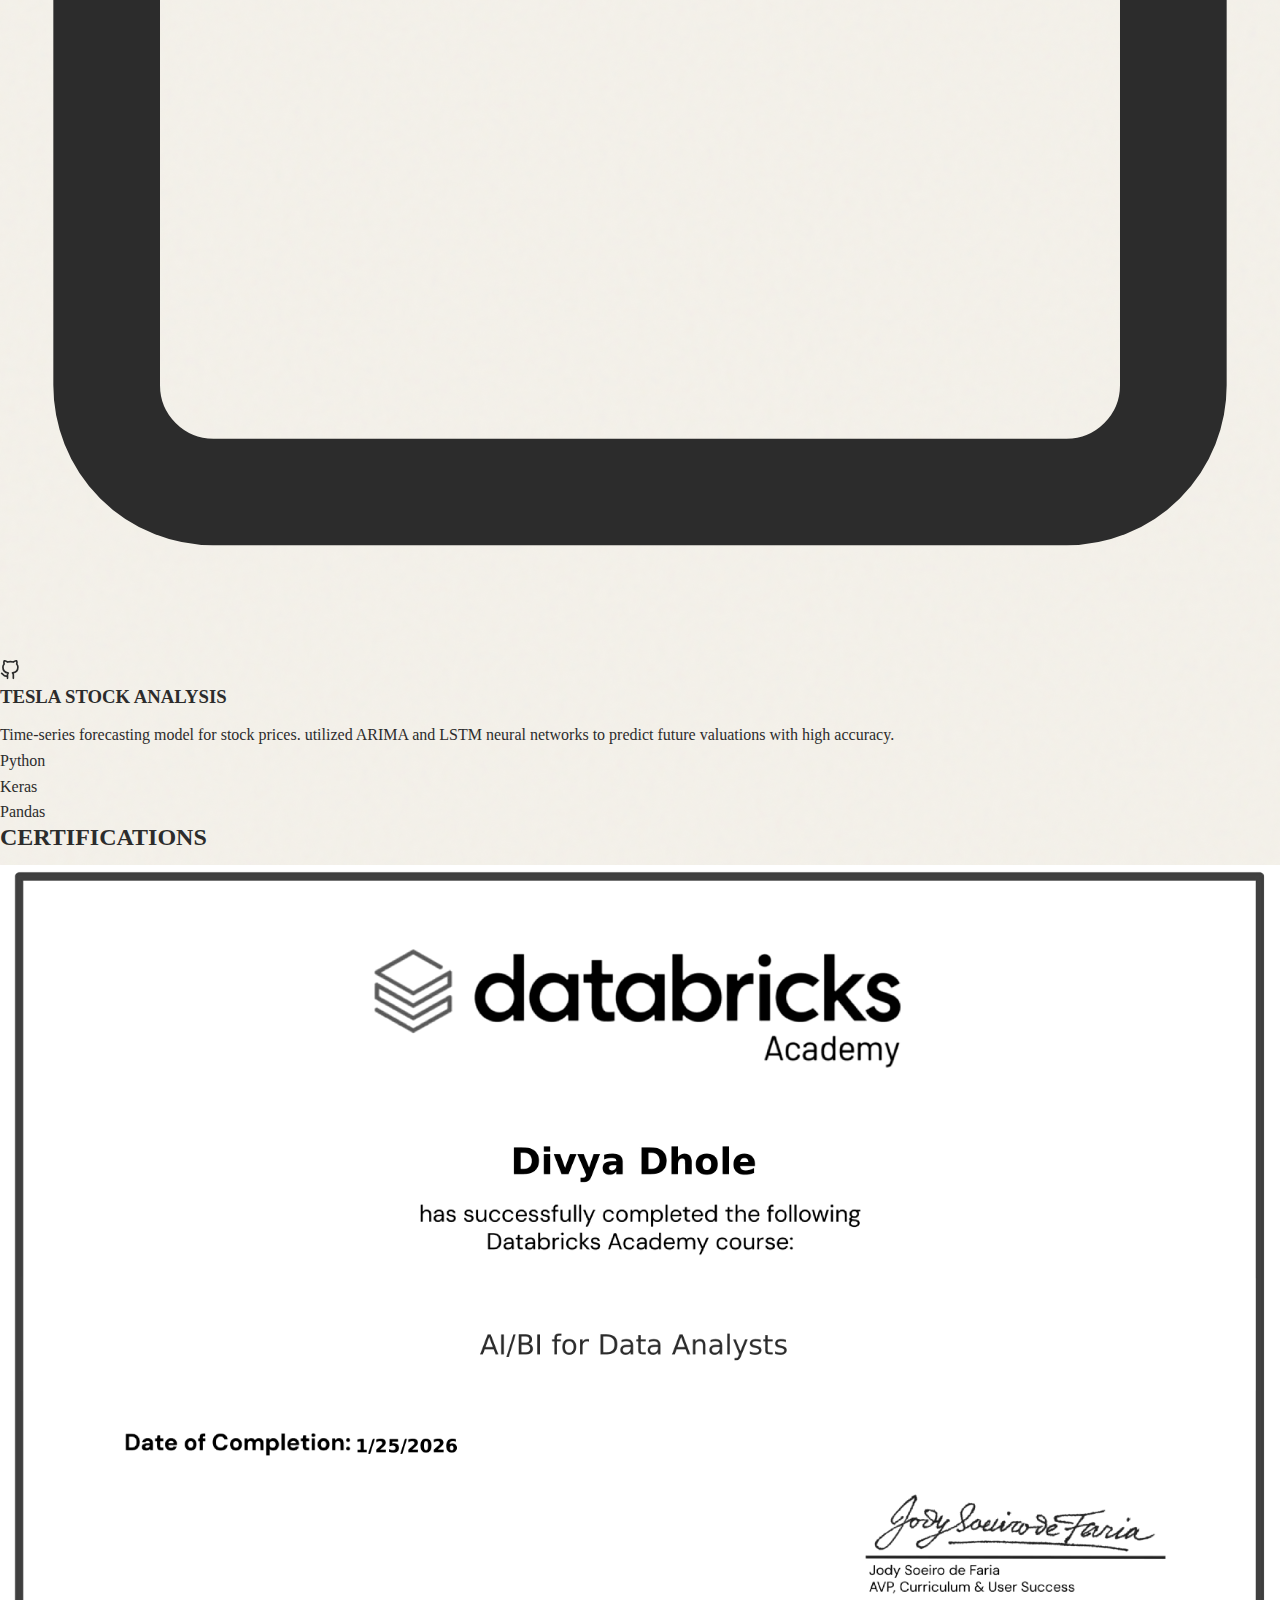
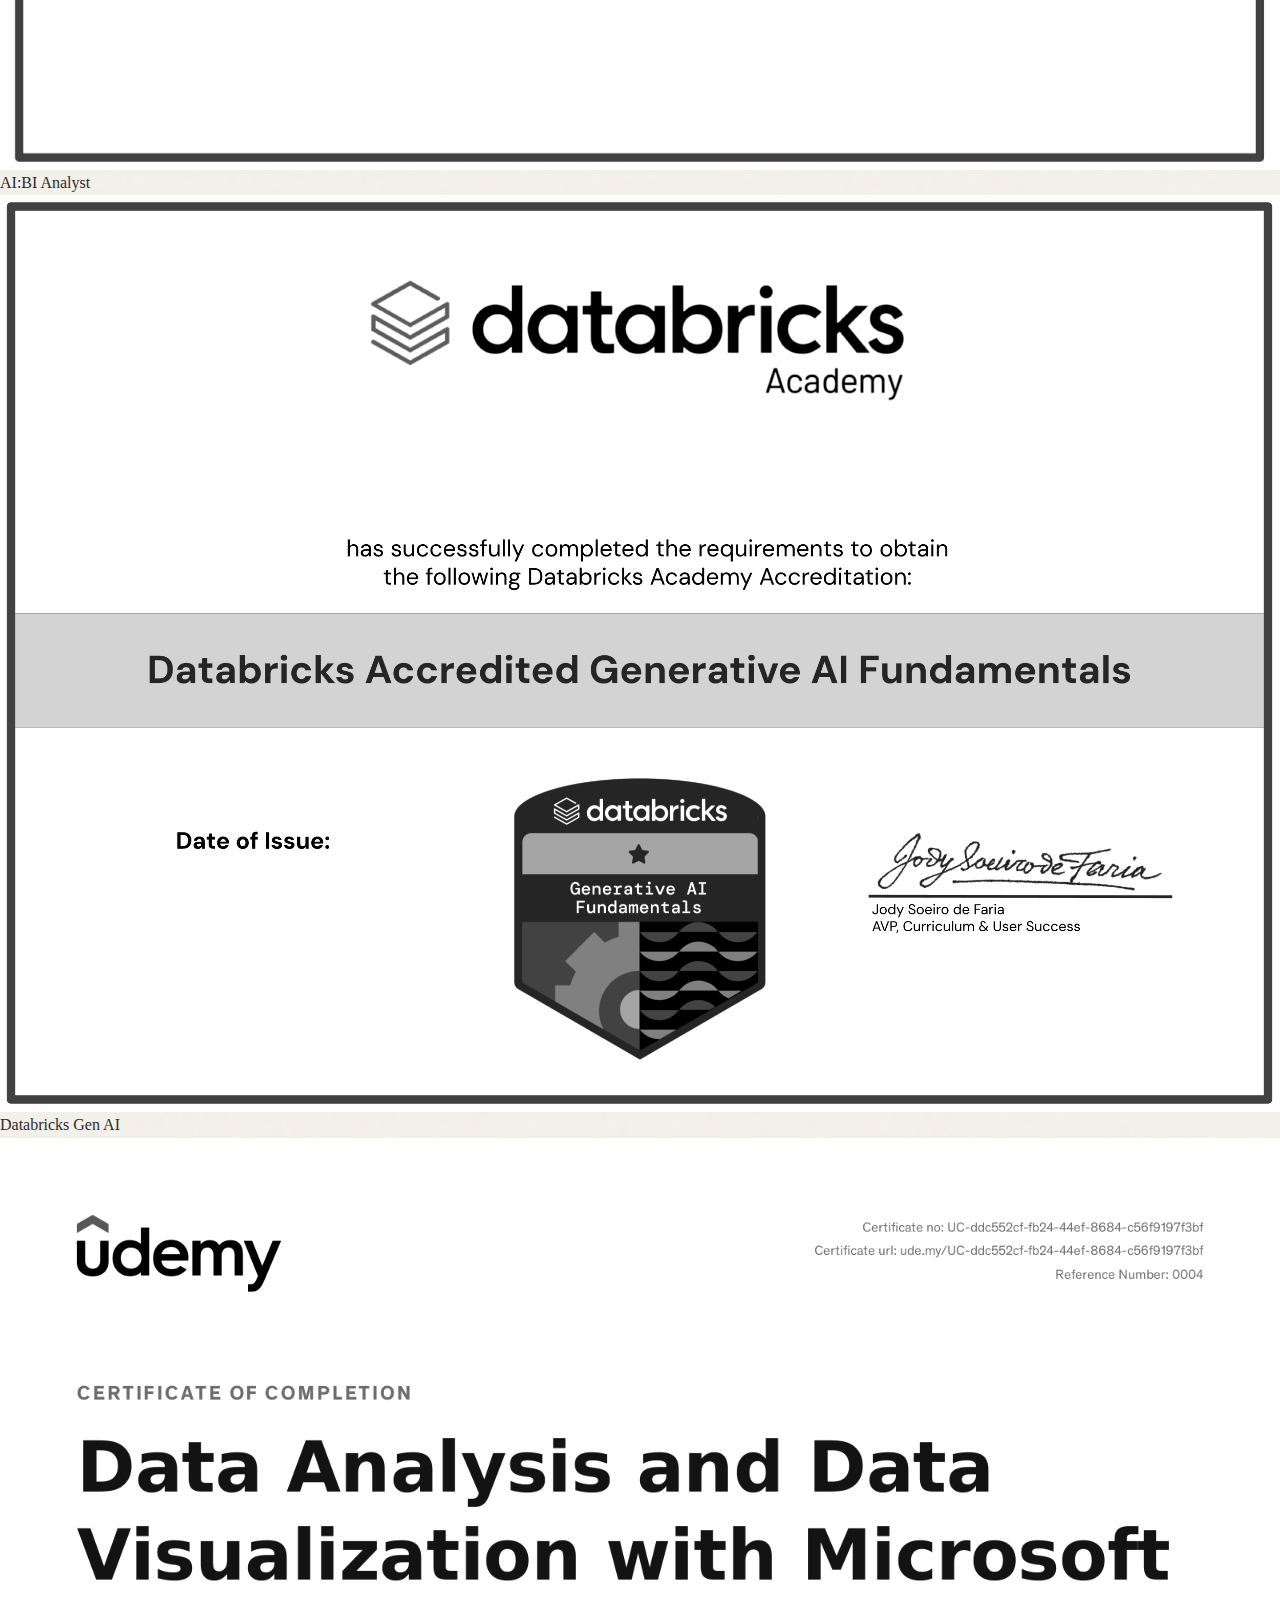
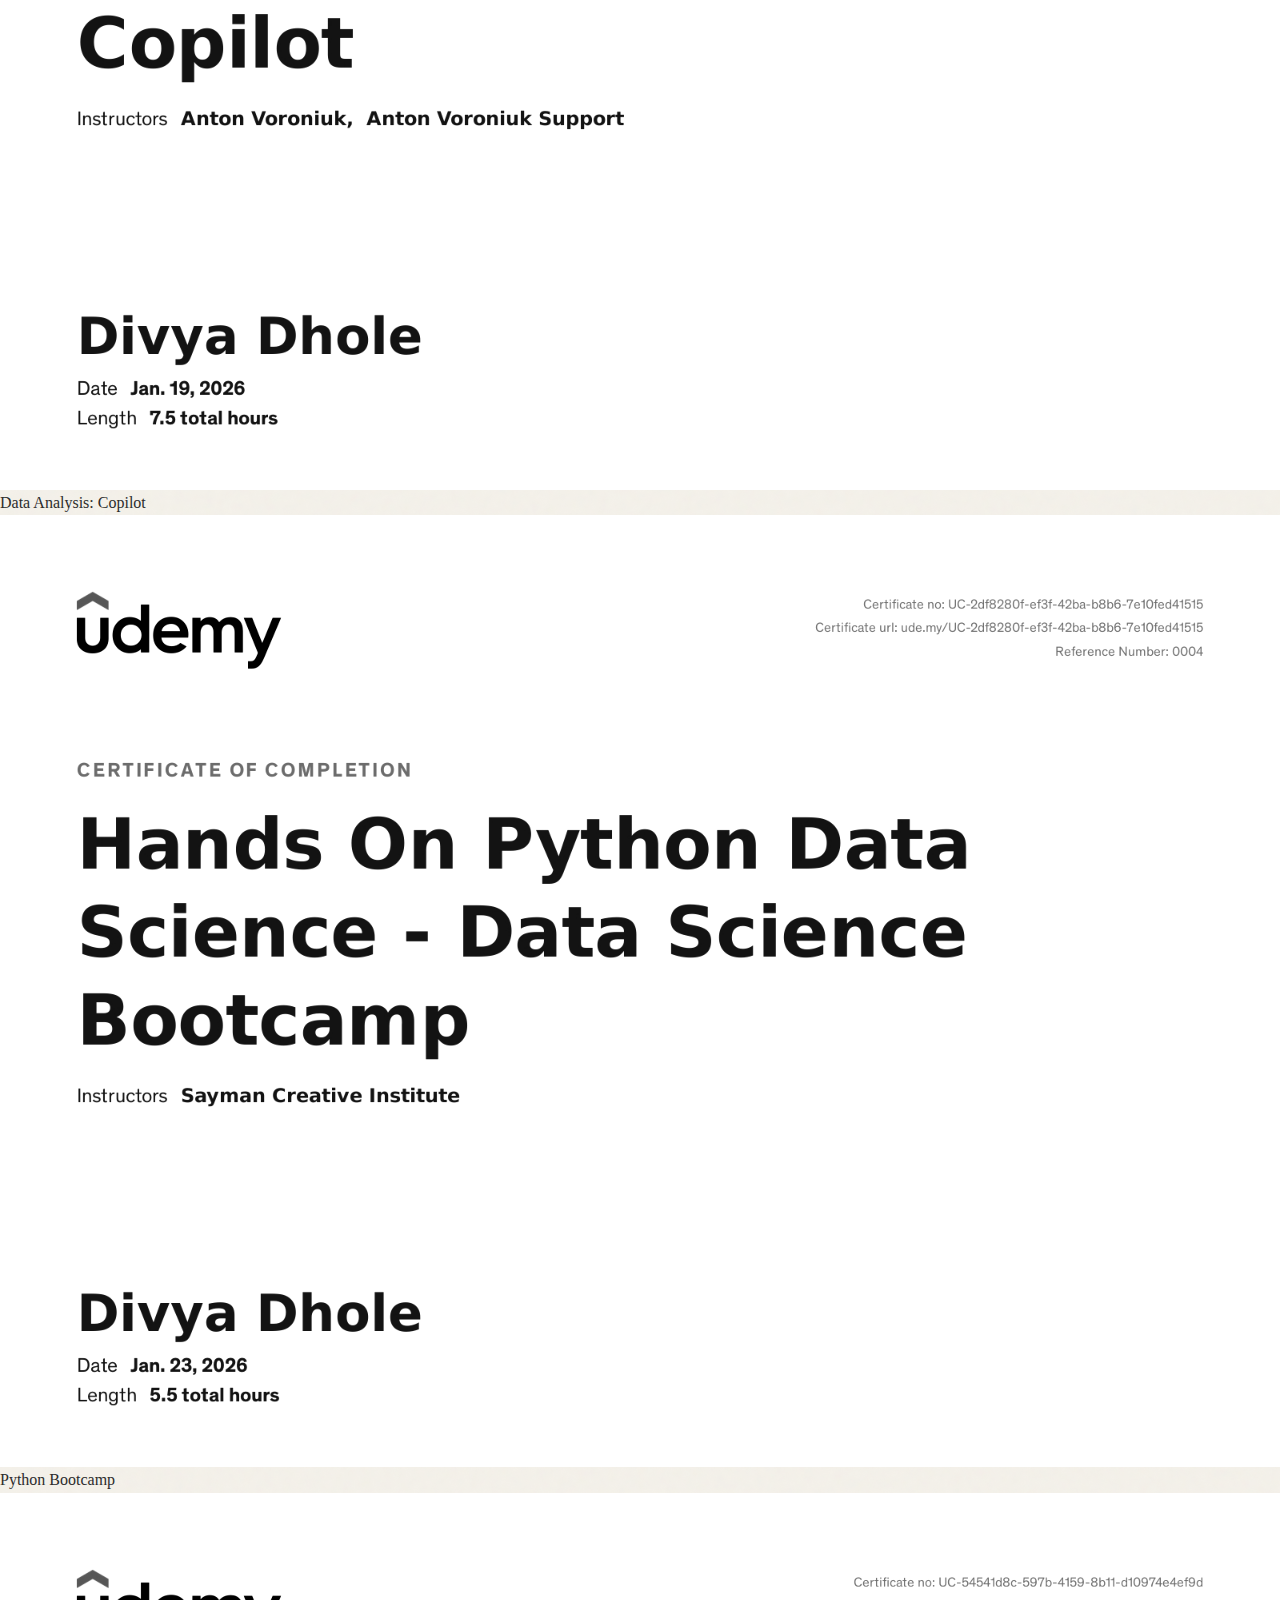
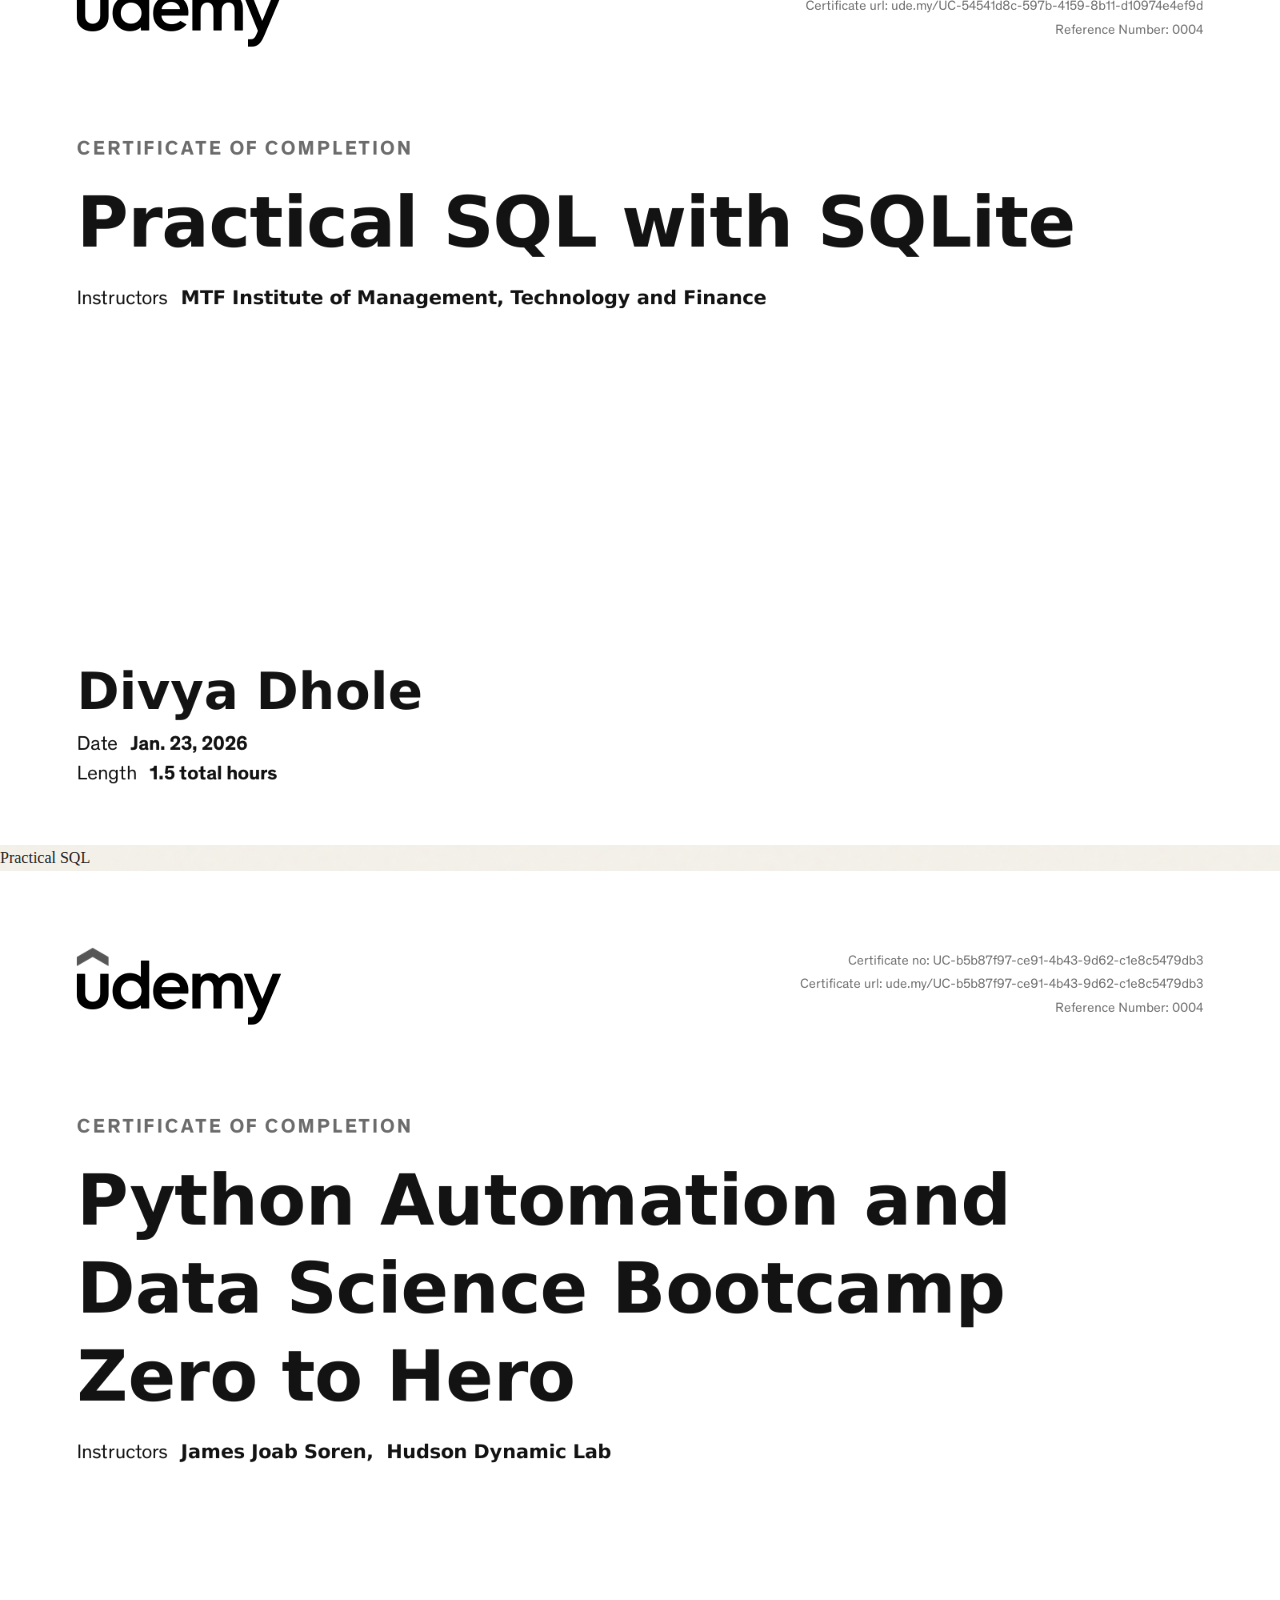
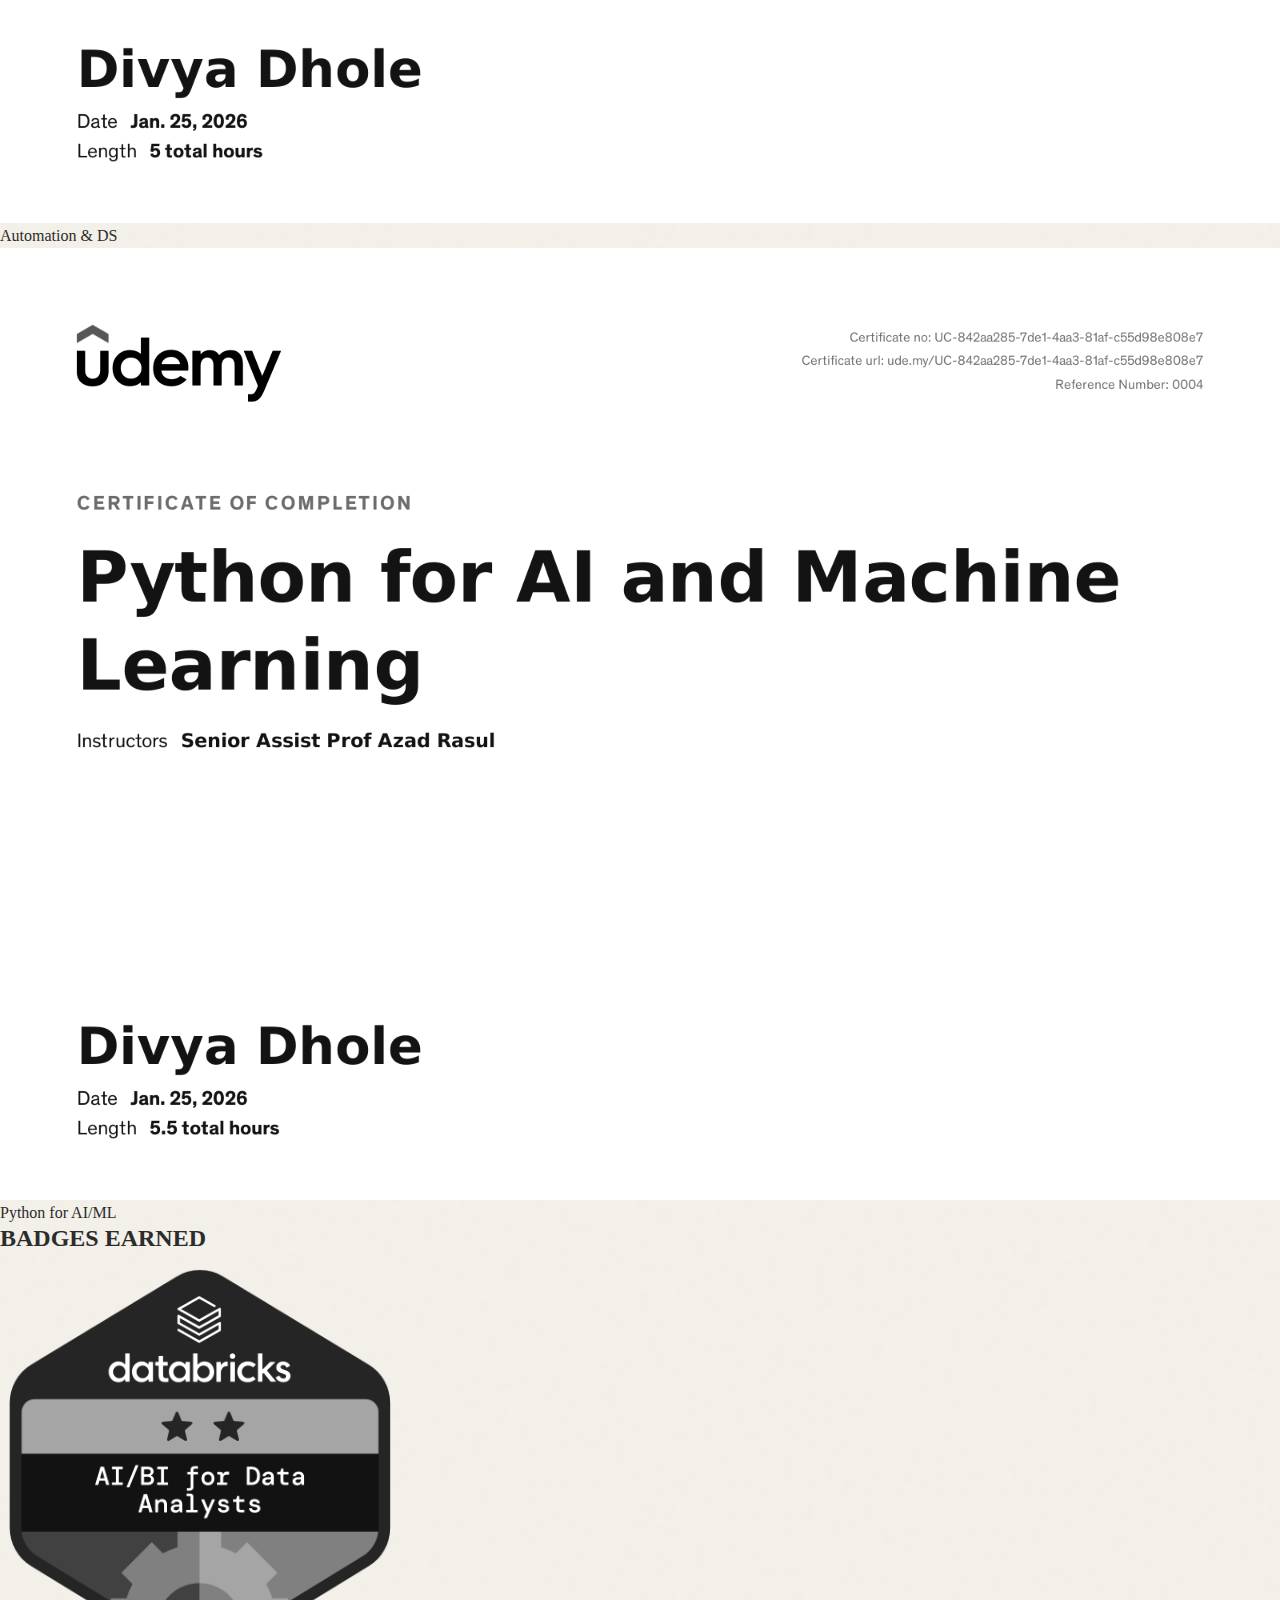
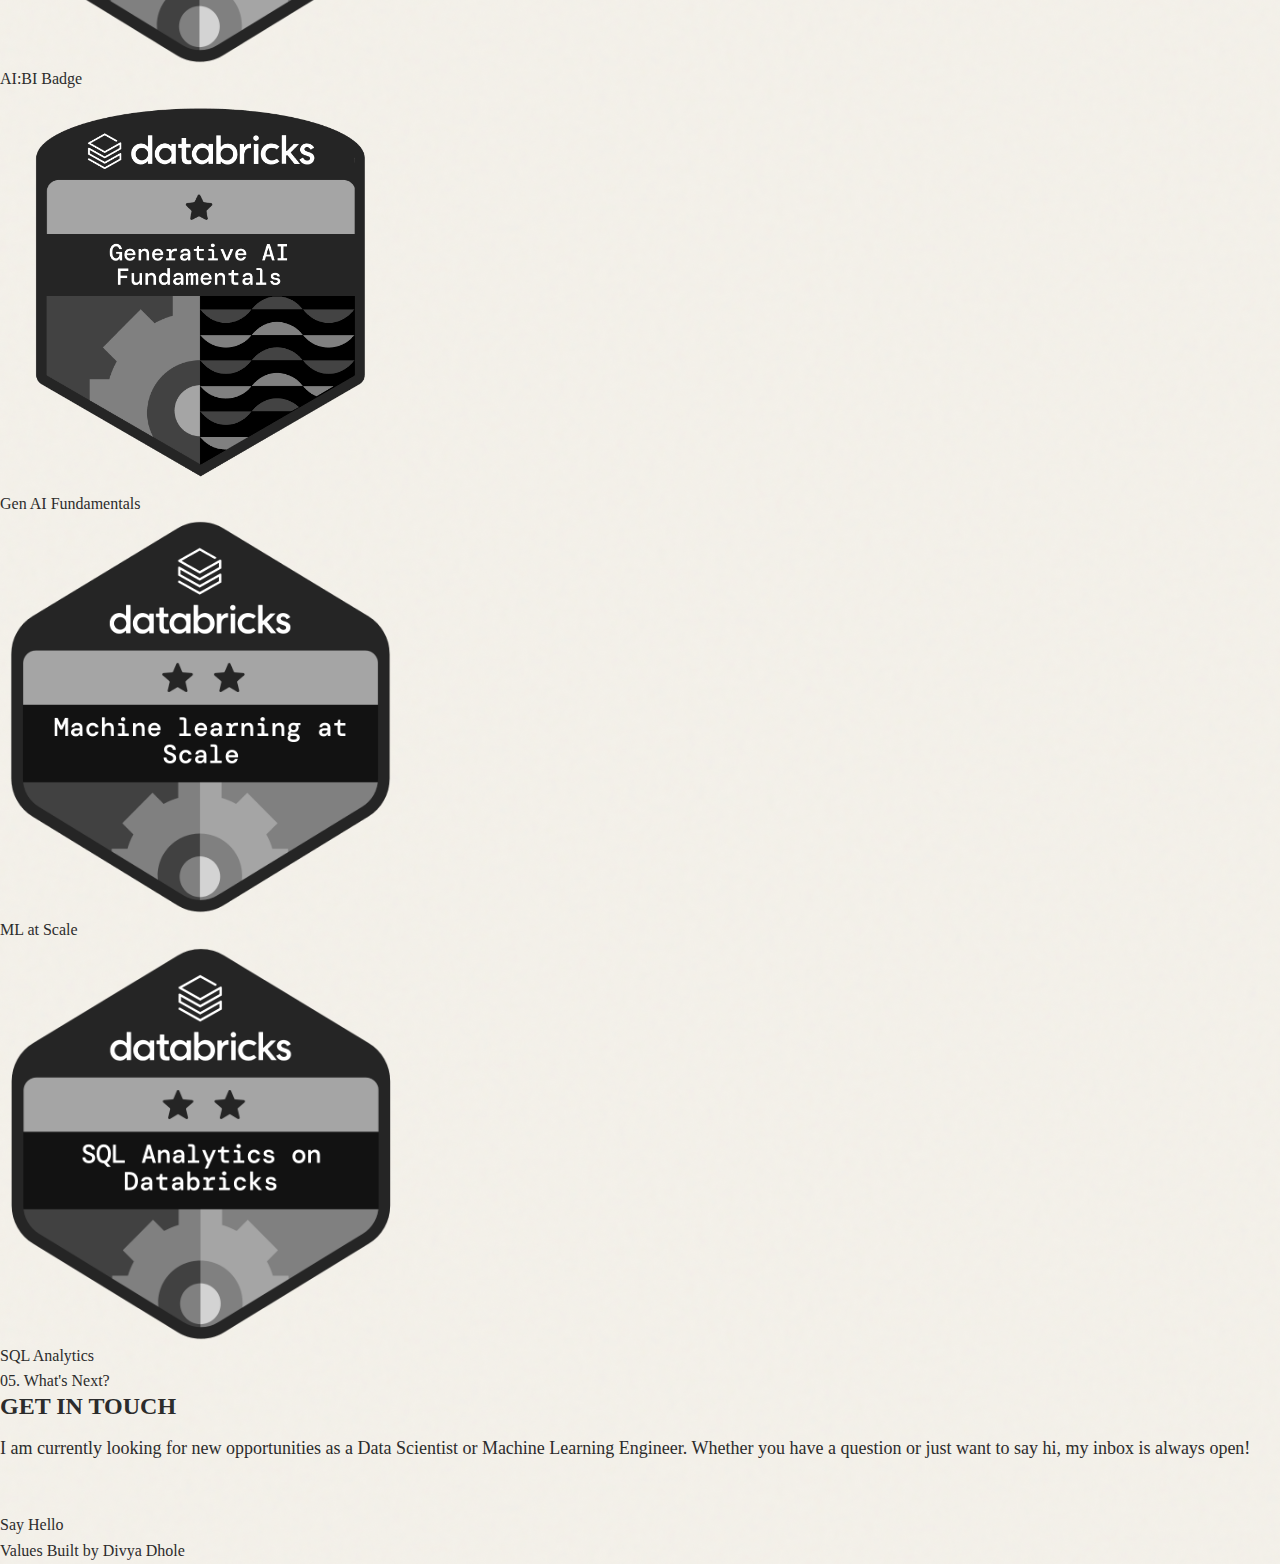
<file: index_temp.html>
<!DOCTYPE html>
<html lang="en">

<head>
    <meta charset="UTF-8">
    <meta name="viewport" content="width=device-width, initial-scale=1.0">
    <title>Divya Dhole | Data Scientist</title>
    <link rel="stylesheet" href="style.css">
</head>

<body>

    <!-- Navigation -->
    <nav>
        <a href="#" class="logo"
            style="color: var(--accent-cyan); font-family: var(--font-mono); font-size: 24px; font-weight: bold; border: 2px solid var(--accent-cyan); padding: 5px 10px; border-radius: 4px;">D.</a>

        <div class="hamburger">
            <div class="line"></div>
            <div class="line"></div>
            <div class="line"></div>
        </div>

        <ul class="nav-links">
            <li><a href="#about"><span>01.</span> About</a></li>
            <li><a href="#experience"><span>02.</span> Experience</a></li>
            <li><a href="#projects"><span>03.</span> Projects</a></li>
            <li><a href="#certificates"><span>04.</span> Certs</a></li>
            <li><a href="#contact"><span>05.</span> Contact</a></li>
        </ul>
    </nav>

    <!-- Hero Section -->
    <section id="hero">
        <div class="hero-text">
            <p class="hero-subtitle">Hello! I'm</p>
            <h1 class="hero-title">Divya <span class="highlight">Dhole</span></h1>
            <h2 class="hero-title"
                style="font-size: 24px; margin-top: 10px; color: var(--text-muted); font-weight: 500;">
                Data Scientist & Analyst
            </h2>
            <p class="hero-description">
                Building elegant solutions to complex data problems with modern technologies.
                Focusing on actionable insights and machine learning.
            </p>
            <div style="margin-top: 40px;">
                <a href="#contact" class="btn-primary">Contact Me</a>
                <a href="#projects" class="btn-outline">View Projects</a>
            </div>

            <!-- Social Icons -->
            <div style="margin-top: 35px; display: flex; gap: 20px; font-size: 20px; color: var(--text-secondary);">
                <a href="https://github.com/Divyadhole" target="_blank"
                    style="transition: color 0.2s; color: var(--text-secondary);">
                    <svg xmlns="http://www.w3.org/2000/svg" width="22" height="22" viewBox="0 0 24 24" fill="none"
                        stroke="currentColor" stroke-width="2" stroke-linecap="round" stroke-linejoin="round">
                        <path
                            d="M9 19c-5 1.5-5-2.5-7-3m14 6v-3.87a3.37 3.37 0 0 0-.94-2.61c3.14-.35 6.44-1.54 6.44-7A5.44 5.44 0 0 0 20 4.77 5.07 5.07 0 0 0 19.91 1S18.73.65 16 2.48a13.38 13.38 0 0 0-7 0C6.27.65 5.09 1 5.09 1A5.07 5.07 0 0 0 5 4.77a5.44 5.44 0 0 0-1.5 3.78c0 5.42 3.3 6.61 6.44 7A3.37 3.37 0 0 0 9 18.13V22">
                        </path>
                    </svg>
                </a>
                <a href="https://www.linkedin.com/in/divya-dhole/" target="_blank"
                    style="transition: color 0.2s; color: var(--text-secondary);">
                    <svg xmlns="http://www.w3.org/2000/svg" width="22" height="22" viewBox="0 0 24 24" fill="none"
                        stroke="currentColor" stroke-width="2" stroke-linecap="round" stroke-linejoin="round">
                        <path d="M16 8a6 6 0 0 1 6 6v7h-4v-7a2 2 0 0 0-2-2 2 2 0 0 0-2 2v7h-4v-7a6 6 0 0 1 6-6z"></path>
                        <rect x="2" y="9" width="4" height="12"></rect>
                        <circle cx="4" cy="4" r="2"></circle>
                    </svg>
                </a>
                <a href="mailto:divyandhole@gmail.com" style="transition: color 0.2s; color: var(--text-secondary);">
                    <svg xmlns="http://www.w3.org/2000/svg" width="22" height="22" viewBox="0 0 24 24" fill="none"
                        stroke="currentColor" stroke-width="2" stroke-linecap="round" stroke-linejoin="round">
                        <path d="M4 4h16c1.1 0 2 .9 2 2v12c0 1.1-.9 2-2 2H4c-1.1 0-2-.9-2-2V6c0-1.1.9-2 2-2z"></path>
                        <polyline points="22,6 12,13 2,6"></polyline>
                    </svg>
                </a>
            </div>
        </div>

        <div class="code-editor">
            <div class="editor-header">
                <div class="window-controls">
                    <div class="control red"></div>
                    <div class="control yellow"></div>
                    <div class="control green"></div>
                </div>
                <div class="file-name">data_scientist.py</div>
            </div>
            <div class="editor-content">
                <pre><code style="font-family: 'Fira Code', monospace; font-size: 14px;">
<span style="color: var(--code-gray);"># Data Science Portfolio</span>
<span style="color: var(--code-pink);">const</span> <span style="color: var(--blue-soft);">dataNewbie</span> = {
  <span style="color: var(--code-purple);">name</span>: <span style="color: var(--code-green);">'Divya Dhole'</span>,
  <span style="color: var(--code-purple);">role</span>: <span style="color: var(--code-green);">'Data Scientist'</span>,
  <span style="color: var(--code-purple);">skills</span>: [<span style="color: var(--code-green);">'Python'</span>, <span style="color: var(--code-green);">'SQL'</span>, <span style="color: var(--code-green);">'AWS'</span>],
  <span style="color: var(--code-purple);">focus</span>: [<span style="color: var(--code-green);">'ML'</span>, <span style="color: var(--code-green);">'Analytics'</span>],
  <span style="color: var(--code-purple);">learning</span>: <span style="color: var(--code-green);">'Always'</span>,
};
</code></pre>
            </div>
        </div>
    </section>



    <!-- About Section -->
    <section id="about">
        <h2 class="section-heading" data-number="01.">About Me</h2>
        <div class="about-content">
            <div class="about-text">
                <p>
                    Hello! My name is Divya and I enjoy creating things that live on the internet. My interest in data
                    began back in university when I decided to analyze trends—turns out working with big data was
                    fascinating!
                </p>
                <p>
                    Fast-forward to today, and I've had the privilege of working on <span
                        style="color:var(--blue-primary)">healthcare analytics</span>, <span
                        style="color:var(--blue-primary)">transportation safety models</span>, and <span
                        style="color:var(--blue-primary)">genomic research</span>.
                </p>
                <p>Here are a few technologies I've been working with recently:</p>
                <ul class="skills-list">
                    <li>Python (Pandas, NumPy)</li>
                    <li>TensorFlow / Keras</li>
                    <li>SQL (PostgreSQL, SQLite)</li>
                    <li>AWS (Glue, S3, EC2)</li>
                    <li>Power BI / Tableau</li>
                    <li>React / JavaScript</li>
                </ul>
            </div>

        </div>
    </section>

    <!-- Experience / Education Section -->
    <section id="experience">
        <h2 class="section-heading" data-number="02.">Education & Experience</h2>
        <div class="experience-timeline">
            <!-- Education 1 -->
            <div class="job">
                <h3 class="job-title">Master of Science - Data Science <span class="job-company">@ University of
                        Arizona</span></h3>
                <p class="job-period">Jan 2024 - Dec 2025</p>
                <ul class="job-details">
                    <li>Relevant Coursework: Remote Sensing, Python, Machine Learning.</li>
                    <li>Focus: Big Data Analytics and Intelligent Systems.</li>
                </ul>
            </div>

            <!-- Education 2 -->
            <div class="job">
                <h3 class="job-title">Bachelor of Engineering <span class="job-company">@ Shri Sant Gajanan Maharaj
                        College</span></h3>
                <p class="job-period">Ended Aug 2022</p>
                <ul class="job-details">
                    <li>Major: Electronics and Telecommunications Engineering.</li>
                </ul>
            </div>

            <!-- Job Experience (Keeping generic if not provided, or removing if user implies all fake) -->
            <!-- Removing TCS placeholder if user said "this is fake" -->
        </div>
    </section>

    <!-- Projects Section -->
    <section id="projects">
        <h2 class="section-heading" data-number="03.">Some Things I've Built</h2>
        <div class="projects-grid">

            <!-- Project 1 -->
            <div class="project-card">
                <div class="project-top">
                    <div class="folder-icon">
                        <svg xmlns="http://www.w3.org/2000/svg" role="img" viewBox="0 0 24 24" fill="none"
                            stroke="currentColor" stroke-width="2" stroke-linecap="round" stroke-linejoin="round"
                            class="feather feather-folder">
                            <path d="M22 19a2 2 0 0 1-2 2H4a2 2 0 0 1-2-2V5a2 2 0 0 1 2-2h5l2 3h9a2 2 0 0 1 2 2z">
                            </path>
                        </svg>
                    </div>
                    <div class="project-links">
                        <a href="https://github.com/Divyadhole/Uber-Analytics-Engineering-Project-" target="_blank"><svg
                                xmlns="http://www.w3.org/2000/svg" role="img" viewBox="0 0 24 24" fill="none"
                                stroke="currentColor" stroke-width="2" stroke-linecap="round" stroke-linejoin="round"
                                width="20" height="20">
                                <path
                                    d="M9 19c-5 1.5-5-2.5-7-3m14 6v-3.87a3.37 3.37 0 0 0-.94-2.61c3.14-.35 6.44-1.54 6.44-7A5.44 5.44 0 0 0 20 4.77 5.07 5.07 0 0 0 19.91 1S18.73.65 16 2.48a13.38 13.38 0 0 0-7 0C6.27.65 5.09 1 5.09 1A5.07 5.07 0 0 0 5 4.77a5.44 5.44 0 0 0-1.5 3.78c0 5.42 3.3 6.61 6.44 7A3.37 3.37 0 0 0 9 18.13V22">
                                </path>
                            </svg></a>
                    </div>
                </div>
                <h3 class="project-title">Uber Analytics Engineering</h3>
                <p>Full-stack data analytics application. Processed 10M+ ride records using GCP, Mage.ai, and visualized
                    urban mobility trends in Looker Studio.</p>
                <ul class="project-tech-list">
                    <li>GCP</li>
                    <li>Python</li>
                    <li>Mage.ai</li>
                    <li>Looker</li>
                </ul>
            </div>

            <!-- Project 2 -->
            <div class="project-card">
                <div class="project-top">
                    <div class="folder-icon">
                        <svg xmlns="http://www.w3.org/2000/svg" role="img" viewBox="0 0 24 24" fill="none"
                            stroke="currentColor" stroke-width="2" stroke-linecap="round" stroke-linejoin="round"
                            class="feather feather-folder">
                            <path d="M22 19a2 2 0 0 1-2 2H4a2 2 0 0 1-2-2V5a2 2 0 0 1 2-2h5l2 3h9a2 2 0 0 1 2 2z">
                            </path>
                        </svg>
                    </div>
                    <div class="project-links">
                        <a href="https://github.com/Divyadhole" target="_blank"><svg xmlns="http://www.w3.org/2000/svg"
                                role="img" viewBox="0 0 24 24" fill="none" stroke="currentColor" stroke-width="2"
                                stroke-linecap="round" stroke-linejoin="round" width="20" height="20">
                                <path
                                    d="M9 19c-5 1.5-5-2.5-7-3m14 6v-3.87a3.37 3.37 0 0 0-.94-2.61c3.14-.35 6.44-1.54 6.44-7A5.44 5.44 0 0 0 20 4.77 5.07 5.07 0 0 0 19.91 1S18.73.65 16 2.48a13.38 13.38 0 0 0-7 0C6.27.65 5.09 1 5.09 1A5.07 5.07 0 0 0 5 4.77a5.44 5.44 0 0 0-1.5 3.78c0 5.42 3.3 6.61 6.44 7A3.37 3.37 0 0 0 9 18.13V22">
                                </path>
                            </svg></a>
                    </div>
                </div>
                <h3 class="project-title">Cybersecurity Dashboard</h3>
                <p>Interactive dashboard for visualizing cyber threats. Features heatmap analysis, attack
                    classification, and real-time threat monitoring.</p>
                <ul class="project-tech-list">
                    <li>Tableau</li>
                    <li>Python</li>
                    <li>Scikit-Learn</li>
                </ul>
            </div>

            <!-- Project 3: Stock Analysis -->
            <div class="project-card">
                <div class="project-top">
                    <div class="folder-icon">
                        <svg xmlns="http://www.w3.org/2000/svg" role="img" viewBox="0 0 24 24" fill="none"
                            stroke="currentColor" stroke-width="2" stroke-linecap="round" stroke-linejoin="round"
                            class="feather feather-folder">
                            <path d="M22 19a2 2 0 0 1-2 2H4a2 2 0 0 1-2-2V5a2 2 0 0 1 2-2h5l2 3h9a2 2 0 0 1 2 2z">
                            </path>
                        </svg>
                    </div>
                    <div class="project-links">
                        <a href="#" target="_blank"><svg xmlns="http://www.w3.org/2000/svg" role="img"
                                viewBox="0 0 24 24" fill="none" stroke="currentColor" stroke-width="2"
                                stroke-linecap="round" stroke-linejoin="round" width="20" height="20">
                                <path
                                    d="M9 19c-5 1.5-5-2.5-7-3m14 6v-3.87a3.37 3.37 0 0 0-.94-2.61c3.14-.35 6.44-1.54 6.44-7A5.44 5.44 0 0 0 20 4.77 5.07 5.07 0 0 0 19.91 1S18.73.65 16 2.48a13.38 13.38 0 0 0-7 0C6.27.65 5.09 1 5.09 1A5.07 5.07 0 0 0 5 4.77a5.44 5.44 0 0 0-1.5 3.78c0 5.42 3.3 6.61 6.44 7A3.37 3.37 0 0 0 9 18.13V22">
                                </path>
                            </svg></a>
                    </div>
                </div>
                <h3 class="project-title">Tesla Stock Analysis</h3>
                <p>Time-series forecasting model for stock prices. utilized ARIMA and LSTM neural networks to predict
                    future valuations with high accuracy.</p>
                <ul class="project-tech-list">
                    <li>Python</li>
                    <li>Keras</li>
                    <li>Pandas</li>
                </ul>
            </div>

        </div>
    </section>

    <!-- Certificates Section -->
    <section id="certificates">
        <h2 class="section-heading" data-number="04.">Certifications</h2>
        <div class="cert-grid">
            <div class="cert-card">
                <img src="images/AI-BI-Certificate.jpg" alt="AI:BI Certificate">
                <div class="cert-caption">AI:BI Analyst</div>
            </div>
            <div class="cert-card">
                <img src="images/Databricks-Generative-AI-Certificate.png" alt="Databricks Gen AI">
                <div class="cert-caption">Databricks Gen AI</div>
            </div>
            <div class="cert-card">
                <img src="images/Data Analysis and Data Visualization with Microsoft Copilot.jpg"
                    alt="Microsoft Copilot">
                <div class="cert-caption">Data Analysis: Copilot</div>
            </div>
            <div class="cert-card">
                <img src="images/Hands On Python Data Science - Data Science Bootcamp.jpg" alt="Python Bootcamp">
                <div class="cert-caption">Python Bootcamp</div>
            </div>
            <div class="cert-card">
                <img src="images/Practical SQL with SQLite.jpg" alt="SQL">
                <div class="cert-caption">Practical SQL</div>
            </div>
            <div class="cert-card">
                <img src="images/Python Automation and Data Science Bootcamp Zero to Hero.jpg" alt="Automation">
                <div class="cert-caption">Automation & DS</div>
            </div>
            <div class="cert-card">
                <img src="images/Python for Al and Machine Learning.jpg" alt="AI & ML">
                <div class="cert-caption">Python for AI/ML</div>
            </div>
        </div>
    </section>

    <!-- Badges Section -->
    <section id="badges">
        <h2 class="section-heading" data-number="04.1">Badges Earned</h2>
        <div class="cert-grid">
            <div class="cert-card">
                <img src="images/AI-BI-Data-Analysts-Badge.png" alt="AI:BI Badge">
                <div class="cert-caption">AI:BI Badge</div>
            </div>
            <div class="cert-card">
                <img src="images/Generative-AI-Fundamentals-Badge.png" alt="Gen AI Badge">
                <div class="cert-caption">Gen AI Fundamentals</div>
            </div>
            <div class="cert-card">
                <img src="images/Machine-Learning-Scale-Badge.png" alt="ML Scale">
                <div class="cert-caption">ML at Scale</div>
            </div>
            <div class="cert-card">
                <img src="images/SQL-Analytics-Databricks-Badge.png" alt="SQL Analytics">
                <div class="cert-caption">SQL Analytics</div>
            </div>
        </div>
    </section>

    <!-- Contact Section -->
    <section id="contact" class="contact-section">
        <p style="color: var(--blue-primary); font-family: var(--font-mono);">05. What's Next?</p>
        <h2 class="contact-title">Get In Touch</h2>
        <p style="font-size: 18px; color: var(--text-secondary); margin-bottom: 50px;">
            I am currently looking for new opportunities as a Data Scientist or Machine Learning Engineer.
            Whether you have a question or just want to say hi, my inbox is always open!
        </p>
        <a href="mailto:divyandhole@gmail.com" class="btn-primary">Say Hello</a>
    </section>

    <!-- Footer -->
    <footer>
        <p>Values Built by Divya Dhole</p>
    </footer>

    <script src="script.js"></script>
</body>

</html>
</file>
<file: backup_newspaper_theme/style.css>
/* =========================================
   1. NEWSPAPER VARIABLES & RESET
   ========================================= */
:root {
    /* Colors */
    --paper-bg: #f4f1ea;
    --ink-black: #2c2c2c;
    --ink-red: #c0392b;
    --border-color: #2c2c2c;
    --highlight-yellow: #f1c40f;

    /* Typography */
    --font-head: 'Times New Roman', Times, serif;
    --font-body: 'Times New Roman', Times, serif;
    --font-sans: 'Times New Roman', Times, serif;

    /* Spacing */
    --space-sm: 1rem;
    --space-md: 2rem;
    --space-lg: 3rem;

    /* Borders */
    --border-thick: 3px solid var(--border-color);
    --border-thin: 1px solid var(--border-color);
}

* {
    margin: 0;
    padding: 0;
    box-sizing: border-box;
}

body {
    background-color: var(--paper-bg);
    color: var(--ink-black);
    font-family: var(--font-body);
    line-height: 1.6;
    /* Subtle paper texture noise */
    background-image: url("data:image/svg+xml,%3Csvg viewBox='0 0 200 200' xmlns='http://www.w3.org/2000/svg'%3E%3Cfilter id='noiseFilter'%3E%3CfeTurbulence type='fractalNoise' baseFrequency='0.65' numOctaves='3' stitchTiles='stitch'/%3E%3C/filter%3E%3Crect width='100%25' height='100%25' filter='url(%23noiseFilter)' opacity='0.03'/%3E%3C/svg%3E");
    overflow-x: hidden;
}

img {
    max-width: 100%;
    display: block;
    filter: grayscale(100%) contrast(1.1);
    /* Newspaper photo look */
    transition: filter 0.3s;
}

img:hover {
    filter: grayscale(0%);
}

a {
    color: inherit;
    text-decoration: none;
}

/* =========================================
   2. TYPOGRAPHY
   ========================================= */
h1,
h2,
h3,
h4,
h5 {
    font-family: var(--font-head);
    font-weight: 700;
    text-transform: uppercase;
    line-height: 1;
    margin-bottom: var(--space-sm);
}

.headline-huge {
    font-size: clamp(3rem, 8vw, 6rem);
    text-align: center;
    border-bottom: var(--border-thick);
    padding-bottom: var(--space-sm);
    margin: var(--space-md) 0;
}

.headline-large {
    font-size: 2.5rem;
    margin-bottom: var(--space-sm);
}

.headline-medium {
    font-size: 1.5rem;
    border-bottom: var(--border-thin);
    padding-bottom: 0.5rem;
    margin-bottom: 1rem;
}

.byline {
    font-family: var(--font-sans);
    font-size: 0.8rem;
    font-weight: 700;
    text-transform: uppercase;
    margin-bottom: 0.5rem;
    display: block;
}

.date-line {
    font-family: var(--font-sans);
    font-size: 0.9rem;
    text-align: center;
    border-bottom: var(--border-thick);
    border-top: var(--border-thick);
    padding: 0.5rem 0;
    margin-bottom: var(--space-lg);
    display: flex;
    justify-content: space-between;
    text-transform: uppercase;
    font-weight: 600;
}

/* =========================================
   3. LAYOUT & GRID
   ========================================= */
.container {
    max-width: 1400px;
    margin: 0 auto;
    padding: 2rem;
}

.newspaper-grid {
    display: grid;
    grid-template-columns: 250px 1fr 300px;
    gap: var(--space-md);
    border-bottom: var(--border-thick);
    padding-bottom: var(--space-lg);
}

/* Left Column - Shorts */
.col-left {
    border-right: var(--border-thin);
    padding-right: var(--space-md);
    display: flex;
    flex-direction: column;
    gap: var(--space-md);
}

/* Center Column - Features */
.col-center {
    padding: 0 var(--space-md);
}

/* Right Column - Sidebars */
.col-right {
    border-left: var(--border-thin);
    padding-left: var(--space-md);
    display: flex;
    flex-direction: column;
    gap: var(--space-md);
}

/* Responsive Stacking */
@media (max-width: 1024px) {
    .newspaper-grid {
        grid-template-columns: 1fr 300px;
    }

    .col-left {
        display: none;
        /* Hide shorts on tablet */
    }

    .col-center {
        padding-left: 0;
    }
}

@media (max-width: 768px) {
    .newspaper-grid {
        grid-template-columns: 1fr;
    }

    .col-right {
        border-left: none;
        border-top: var(--border-thin);
        padding-left: 0;
        padding-top: var(--space-md);
    }

    .col-center {
        padding: 0;
    }
}

/* =========================================
   4. COMPONENTS
   ========================================= */

/* Header */
.brand {
    font-family: var(--font-head);
    font-size: clamp(2rem, 5vw, 4rem);
    text-align: center;
    line-height: 0.9;
}

/* Ticker */
.ticker-wrap {
    width: 100%;
    overflow: hidden;
    background: var(--ink-black);
    color: var(--paper-bg);
    padding: 0.5rem 0;
    font-family: var(--font-sans);
    text-transform: uppercase;
    font-weight: 700;
    font-size: 0.9rem;
}

.ticker-move {
    display: inline-block;
    white-space: nowrap;
    animation: ticker 20s linear infinite;
}

.ticker-item {
    display: inline-block;
    padding: 0 2rem;
}

@keyframes ticker {
    0% {
        transform: translateX(100%);
    }

    100% {
        transform: translateX(-100%);
    }
}

/* Articles (Draggable) */
article.draggable {
    background: #fff;
    border: var(--border-thin);
    padding: 1rem;
    box-shadow: 2px 2px 0px rgba(0, 0, 0, 0.1);
    cursor: grab;
    transition: transform 0.2s, box-shadow 0.2s;
    user-select: none;
}

article.draggable:active {
    cursor: grabbing;
    transform: scale(1.02);
    box-shadow: 5px 5px 10px rgba(0, 0, 0, 0.2);
}

article h3 {
    margin-top: 0.5rem;
}

/* Q&A Interview Style */
.interview-q {
    font-family: var(--font-sans);
    font-weight: 700;
    margin-top: 1.5rem;
    color: var(--ink-black);
    text-transform: uppercase;
    font-size: 0.9rem;
}

.interview-a {
    font-family: var(--font-body);
    font-size: 1.1rem;
    margin-top: 0.5rem;
    text-align: justify;
}

/* Classifieds */
.classifieds-box {
    border: 2px dashed var(--ink-black);
    padding: var(--space-md);
    text-align: center;
    background: #fff;
}

.btn-classified {
    display: inline-block;
    background: var(--ink-black);
    color: #fff;
    padding: 0.5rem 1rem;
    font-family: var(--font-sans);
    font-weight: 700;
    text-transform: uppercase;
    margin-top: 1rem;
}

/* Modals */
.modal {
    display: none;
    position: fixed;
    top: 0;
    left: 0;
    width: 100%;
    height: 100%;
    background: rgba(44, 44, 44, 0.9);
    z-index: 2000;
    overflow-y: auto;
}

.modal.active {
    display: flex;
    justify-content: center;
    align-items: flex-start;
    padding: 2rem;
}

.modal-content {
    background: var(--paper-bg);
    width: 100%;
    max-width: 800px;
    padding: 3rem;
    position: relative;
    border: var(--border-thick);
}

.modal-close {
    position: absolute;
    top: 1rem;
    right: 1rem;
    font-size: 2rem;
    background: none;
    border: none;
    cursor: pointer;
}

.infographic-strip {
    display: flex;
    flex-wrap: wrap;
    gap: 1rem;
}

.stat-box {
    border: var(--border-thin);
    padding: 0.5rem;
    text-align: center;
    flex: 1;
    min-width: 80px;
    background: #fff;
}

.stat-val {
    font-weight: 700;
    font-size: 1.5rem;
    display: block;
}

.stat-lbl {
    font-family: var(--font-sans);
    font-size: 0.7rem;
    text-transform: uppercase;
}

/* --- Certificate Supplement --- */
.certificate-clipping {
    border: 1px solid #ccc;
    padding: 0.5rem;
    background: #fff;
    box-shadow: 2px 2px 0px rgba(0, 0, 0, 0.1);
    transition: transform 0.2s ease, box-shadow 0.2s ease;
    cursor: zoom-in;
}

.certificate-clipping:hover {
    transform: scale(1.02) rotate(-1deg);
    box-shadow: 5px 5px 15px rgba(0, 0, 0, 0.2);
    z-index: 10;
}

.certificate-clipping img {
    width: 100%;
    height: auto;
    filter: grayscale(100%) sepia(20%);
    border: 1px solid var(--ink-black);
    transition: filter 0.3s ease;
}

.certificate-clipping:hover img {
    filter: grayscale(0%) sepia(0%);
}

.cert-caption {
    font-family: var(--font-body);
    font-size: 0.9rem;
    text-align: center;
    margin-top: 0.5rem;
    font-weight: 700;
    text-transform: uppercase;
    border-top: 1px dashed var(--ink-black);
    padding-top: 0.3rem;
}
</file>
<file: style.css>
/* =========================================
   1. NEWSPAPER VARIABLES & RESET
   ========================================= */
:root {
    /* Colors */
    --paper-bg: #f4f1ea;
    --ink-black: #2c2c2c;
    --ink-red: #c0392b;
    --border-color: #2c2c2c;
    --highlight-yellow: #f1c40f;

    /* Typography */
    --font-head: 'Times New Roman', Times, serif;
    --font-body: 'Times New Roman', Times, serif;
    --font-sans: 'Times New Roman', Times, serif;

    /* Spacing */
    --space-sm: 1rem;
    --space-md: 2rem;
    --space-lg: 3rem;

    /* Borders */
    --border-thick: 3px solid var(--border-color);
    --border-thin: 1px solid var(--border-color);
}

* {
    margin: 0;
    padding: 0;
    box-sizing: border-box;
}

body {
    background-color: var(--paper-bg);
    color: var(--ink-black);
    font-family: var(--font-body);
    line-height: 1.6;
    /* Subtle paper texture noise */
    background-image: url("data:image/svg+xml,%3Csvg viewBox='0 0 200 200' xmlns='http://www.w3.org/2000/svg'%3E%3Cfilter id='noiseFilter'%3E%3CfeTurbulence type='fractalNoise' baseFrequency='0.65' numOctaves='3' stitchTiles='stitch'/%3E%3C/filter%3E%3Crect width='100%25' height='100%25' filter='url(%23noiseFilter)' opacity='0.03'/%3E%3C/svg%3E");
    overflow-x: hidden;
}

img {
    max-width: 100%;
    display: block;
    filter: grayscale(100%) contrast(1.1);
    /* Newspaper photo look */
    transition: filter 0.3s;
}

img:hover {
    filter: grayscale(0%);
}

a {
    color: inherit;
    text-decoration: none;
}

/* =========================================
   2. TYPOGRAPHY
   ========================================= */
h1,
h2,
h3,
h4,
h5 {
    font-family: var(--font-head);
    font-weight: 700;
    text-transform: uppercase;
    line-height: 1;
    margin-bottom: var(--space-sm);
}

.headline-huge {
    font-size: clamp(3rem, 8vw, 6rem);
    text-align: center;
    border-bottom: var(--border-thick);
    padding-bottom: var(--space-sm);
    margin: var(--space-md) 0;
}

.headline-large {
    font-size: 2.5rem;
    margin-bottom: var(--space-sm);
}

.headline-medium {
    font-size: 1.5rem;
    border-bottom: var(--border-thin);
    padding-bottom: 0.5rem;
    margin-bottom: 1rem;
}

.byline {
    font-family: var(--font-sans);
    font-size: 0.8rem;
    font-weight: 700;
    text-transform: uppercase;
    margin-bottom: 0.5rem;
    display: block;
}

.date-line {
    font-family: var(--font-sans);
    font-size: 0.9rem;
    text-align: center;
    border-bottom: var(--border-thick);
    border-top: var(--border-thick);
    padding: 0.5rem 0;
    margin-bottom: var(--space-lg);
    display: flex;
    justify-content: space-between;
    text-transform: uppercase;
    font-weight: 600;
}

/* =========================================
   3. LAYOUT & GRID
   ========================================= */
.container {
    max-width: 1400px;
    margin: 0 auto;
    padding: 2rem;
}

.newspaper-grid {
    display: grid;
    grid-template-columns: 250px 1fr 300px;
    gap: var(--space-md);
    border-bottom: var(--border-thick);
    padding-bottom: var(--space-lg);
}

/* Left Column - Shorts */
.col-left {
    border-right: var(--border-thin);
    padding-right: var(--space-md);
    display: flex;
    flex-direction: column;
    gap: var(--space-md);
}

/* Center Column - Features */
.col-center {
    padding: 0 var(--space-md);
}

/* Right Column - Sidebars */
.col-right {
    border-left: var(--border-thin);
    padding-left: var(--space-md);
    display: flex;
    flex-direction: column;
    gap: var(--space-md);
}

/* Responsive Stacking */
@media (max-width: 1024px) {
    .newspaper-grid {
        grid-template-columns: 1fr 300px;
    }

    .col-left {
        display: none;
        /* Hide shorts on tablet */
    }

    .col-center {
        padding-left: 0;
    }
}

@media (max-width: 768px) {
    .newspaper-grid {
        grid-template-columns: 1fr;
    }

    .col-right {
        border-left: none;
        border-top: var(--border-thin);
        padding-left: 0;
        padding-top: var(--space-md);
    }

    .col-center {
        padding: 0;
    }
}

/* =========================================
   4. COMPONENTS
   ========================================= */

/* Header */
.brand {
    font-family: var(--font-head);
    font-size: clamp(2rem, 5vw, 4rem);
    text-align: center;
    line-height: 0.9;
}

/* Ticker */
.ticker-wrap {
    width: 100%;
    overflow: hidden;
    background: var(--ink-black);
    color: var(--paper-bg);
    padding: 0.5rem 0;
    font-family: var(--font-sans);
    text-transform: uppercase;
    font-weight: 700;
    font-size: 0.9rem;
}

.ticker-move {
    display: inline-block;
    white-space: nowrap;
    animation: ticker 20s linear infinite;
}

.ticker-item {
    display: inline-block;
    padding: 0 2rem;
}

@keyframes ticker {
    0% {
        transform: translateX(100%);
    }

    100% {
        transform: translateX(-100%);
    }
}

/* Articles (Draggable) */
article.draggable {
    background: #fff;
    border: var(--border-thin);
    padding: 1rem;
    box-shadow: 2px 2px 0px rgba(0, 0, 0, 0.1);
    cursor: grab;
    transition: transform 0.2s, box-shadow 0.2s;
    user-select: none;
}

article.draggable:active {
    cursor: grabbing;
    transform: scale(1.02);
    box-shadow: 5px 5px 10px rgba(0, 0, 0, 0.2);
}

article h3 {
    margin-top: 0.5rem;
}

/* Q&A Interview Style */
.interview-q {
    font-family: var(--font-sans);
    font-weight: 700;
    margin-top: 1.5rem;
    color: var(--ink-black);
    text-transform: uppercase;
    font-size: 0.9rem;
}

.interview-a {
    font-family: var(--font-body);
    font-size: 1.1rem;
    margin-top: 0.5rem;
    text-align: justify;
}

/* Classifieds */
.classifieds-box {
    border: 2px dashed var(--ink-black);
    padding: var(--space-md);
    text-align: center;
    background: #fff;
}

.btn-classified {
    display: inline-block;
    background: var(--ink-black);
    color: #fff;
    padding: 0.5rem 1rem;
    font-family: var(--font-sans);
    font-weight: 700;
    text-transform: uppercase;
    margin-top: 1rem;
}

/* Modals */
.modal {
    display: none;
    position: fixed;
    top: 0;
    left: 0;
    width: 100%;
    height: 100%;
    background: rgba(44, 44, 44, 0.9);
    z-index: 2000;
    overflow-y: auto;
}

.modal.active {
    display: flex;
    justify-content: center;
    align-items: flex-start;
    padding: 2rem;
}

.modal-content {
    background: var(--paper-bg);
    width: 100%;
    max-width: 800px;
    padding: 3rem;
    position: relative;
    border: var(--border-thick);
}

.modal-close {
    position: absolute;
    top: 1rem;
    right: 1rem;
    font-size: 2rem;
    background: none;
    border: none;
    cursor: pointer;
}

.infographic-strip {
    display: flex;
    flex-wrap: wrap;
    gap: 1rem;
}

.stat-box {
    border: var(--border-thin);
    padding: 0.5rem;
    text-align: center;
    flex: 1;
    min-width: 80px;
    background: #fff;
}

.stat-val {
    font-weight: 700;
    font-size: 1.5rem;
    display: block;
}

.stat-lbl {
    font-family: var(--font-sans);
    font-size: 0.7rem;
    text-transform: uppercase;
}
</file>
